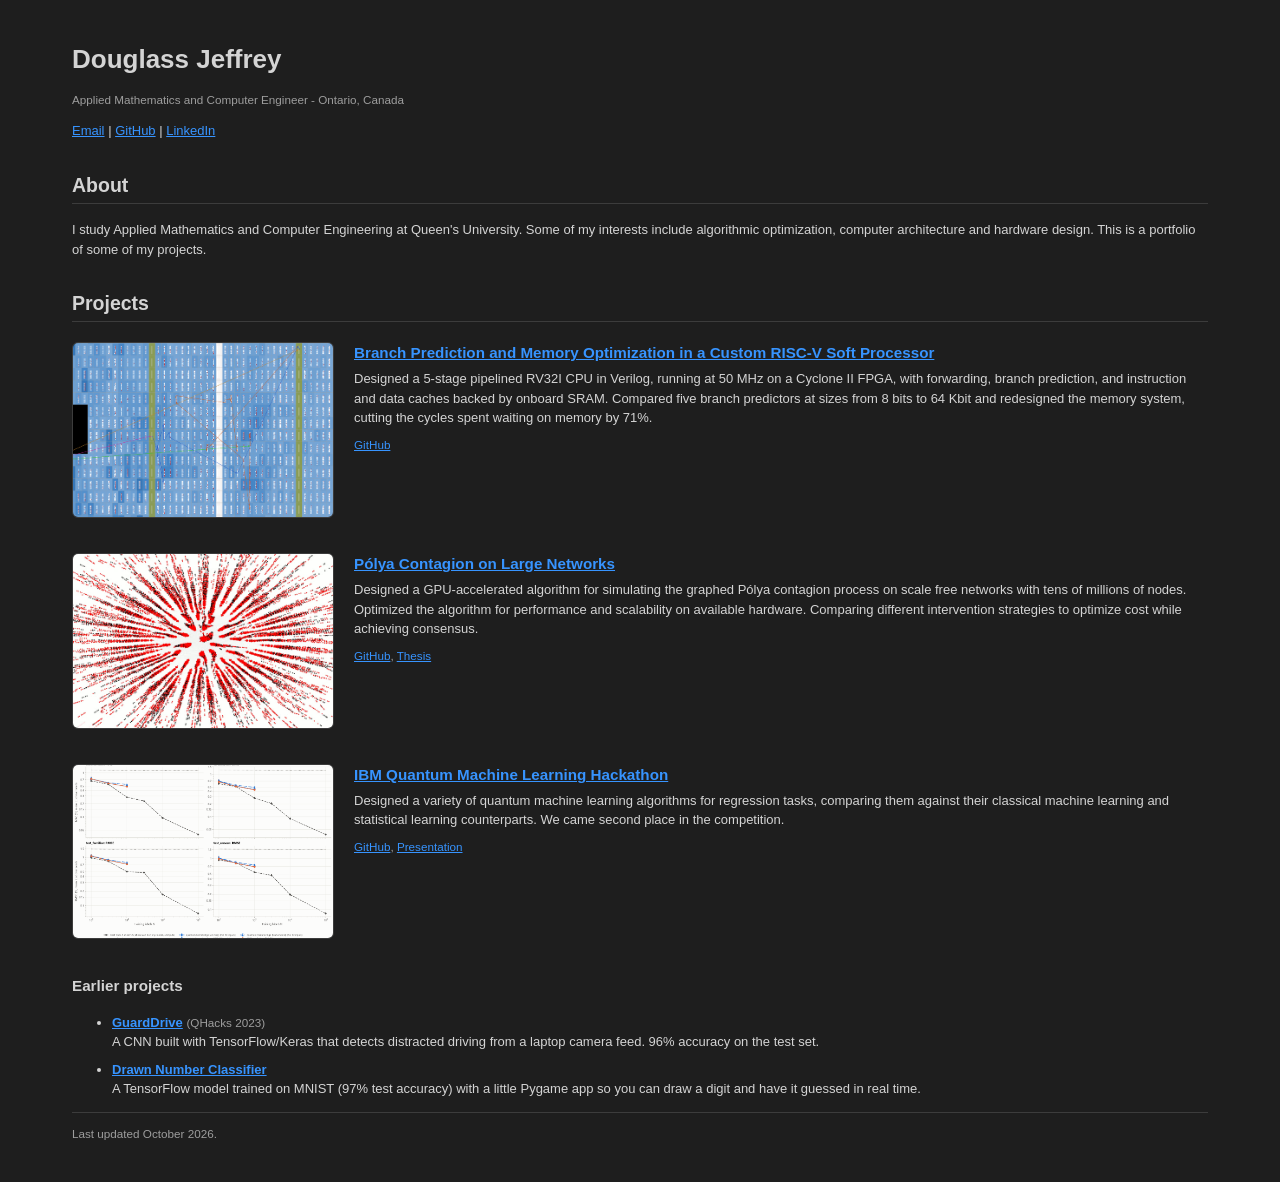
<file: index.html>
<!DOCTYPE html>
<html lang="en">
<head>
  <meta charset="utf-8">
  <title>Douglass Jeffrey</title>
  <link rel="stylesheet" href="style.css">
</head>
<body>

  <h1>Douglass Jeffrey</h1>
  <p class="small">Applied Mathematics and Computer Engineer - Ontario, Canada</p>

  <p>
    <a href="mailto:douglassjeffrey8@gmail.com">Email</a> |
    <a href="https://github.com/Douglass-Jeffrey">GitHub</a> |
    <a href="https://www.linkedin.com/in/douglass-jeffrey">LinkedIn</a>
    <!--<a href="resume.pdf">Resume (PDF)</a>-->
  </p>

  <h2>About</h2>
  <p>
    I study Applied Mathematics and Computer Engineering at Queen's University. Some of my interests include algorithmic optimization, computer architecture and hardware design. This is a portfolio of some of my projects.
  </p>

  <h2>Projects</h2>
    <article class="project">
    <a href="projects/pipelined-processor.html"><img src="images/pipelined-processor/chip_planner_2_worst_case_paths_zoomed.png" width="600" height="400" alt="Quartus Chip Planner view of the FPGA's logic array blocks, with the processor's two slowest timing paths, one orange and one blue, zig-zagging across the chip"></a>
    <div>
      <h3><a href="projects/pipelined-processor.html">Branch Prediction and Memory Optimization in a Custom RISC-V Soft Processor</a></h3>
      <p>
        Designed a 5-stage pipelined RV32I CPU in Verilog, running at 50 MHz on a Cyclone II FPGA, with forwarding, branch prediction, and instruction and data caches backed by onboard SRAM. Compared five branch predictors at sizes from 8 bits to 64 Kbit and redesigned the memory system, cutting the cycles spent waiting on memory by 71%.
      </p>
      <p class="small"><a href="https://github.com/Douglass-Jeffrey/Cyclone-2-Pipelined-Processor">GitHub</a></p>
    </div>
  </article>
  <article class="project">
    <a href="projects/polya-capstone.html"><img src="images/polya-capstone/capstone-network.jpg" width="600" height="400" alt="A large network rendered in Gephi, with most nodes turned red as the contagion spreads"></a>
    <div>
      <h3><a href="projects/polya-capstone.html">P&oacute;lya Contagion on Large Networks</a></h3>
      <p>
        Designed a GPU-accelerated algorithm for simulating the graphed P&oacute;lya contagion process on scale free networks with tens of millions of nodes. Optimized the algorithm for performance and scalability on available hardware.  Comparing different intervention strategies to optimize cost while achieving consensus. 
      </p>
      <p class="small"><a href="https://github.com/Douglass-Jeffrey/MTHE493_Capstone_Polya_Process_with_Switched_Networks">GitHub</a>, <a href="https://github.com/Douglass-Jeffrey/MTHE493_Capstone_Polya_Process_with_Switched_Networks/blob/optimization/docs/MTHE_493___Thesis.pdf">Thesis</a></p>
    </div>
  </article>
<!--
  <article class="project">
    <a href="projects/gradient-free-optimization.html"><img src="images/gradient-free-optimization/gfo-cbo-thumb.png" width="600" height="400" alt="A swarm of particles contracting onto the minimum of a bumpy two-dimensional function"></a>
    <div>
      <h3><a href="projects/gradient-free-optimization.html">Gradient-Free Optimization on GPUs</a></h3>
      <p>
        Consensus-based optimization DJEFFREY TODO
      </p>
      <p class="small"><a href="https://github.com/Douglass-Jeffrey/gradient_free_optimization">GitHub</a></p>
    </div>
  </article>
  -->
  <article class="project">
    <a href="projects/QML-project-qiskit-2026.html"><img src="images/QML-project-qiskit-2026/test_run01_learning_curves.png" width="600" height="400" alt="Prediction accuracy plots for a variety of QML, ML, SL models of varying training dataset sizes."></a>
    <div>
      <h3><a href="projects/QML-project-qiskit-2026.html">IBM Quantum Machine Learning Hackathon</a></h3>
      <p>
        Designed a variety of quantum machine learning algorithms for regression tasks, comparing them against their classical machine learning and statistical learning counterparts. We came second place in the competition.
      </p>
      <p class="small"><a href="https://github.com/Douglass-Jeffrey/IBM_Qiskit_Quantum_Computing_Hackathon">GitHub</a>, 
      <a href="https://github.com/Douglass-Jeffrey/IBM_Qiskit_Quantum_Computing_Hackathon/blob/main/presentation/QM9%20Dipoles%20Quantum%20vs%20Classical%20FINAL%20(1).pdf">Presentation</a>
      </p>
    </div>
  </article>


  <h3>Earlier projects</h3>
  <ul>
    <li>
      <b><a href="https://github.com/Douglass-Jeffrey/qhacks-2023">GuardDrive</a></b> <span class="small">(QHacks 2023)</span><br>
      A CNN built with TensorFlow/Keras that detects distracted driving from a laptop camera feed. 96% accuracy on the test set.
    </li>
    <li>
      <b><a href="https://github.com/Douglass-Jeffrey/Drawn-number-classifier-project">Drawn Number Classifier</a></b><br>
      A TensorFlow model trained on MNIST (97% test accuracy) with a little Pygame app so you can draw a digit and have it guessed in real time.
    </li>

  </ul>

  <hr>
  <p class="small">Last updated October 2026.</p>

</body>
</html>
</file>
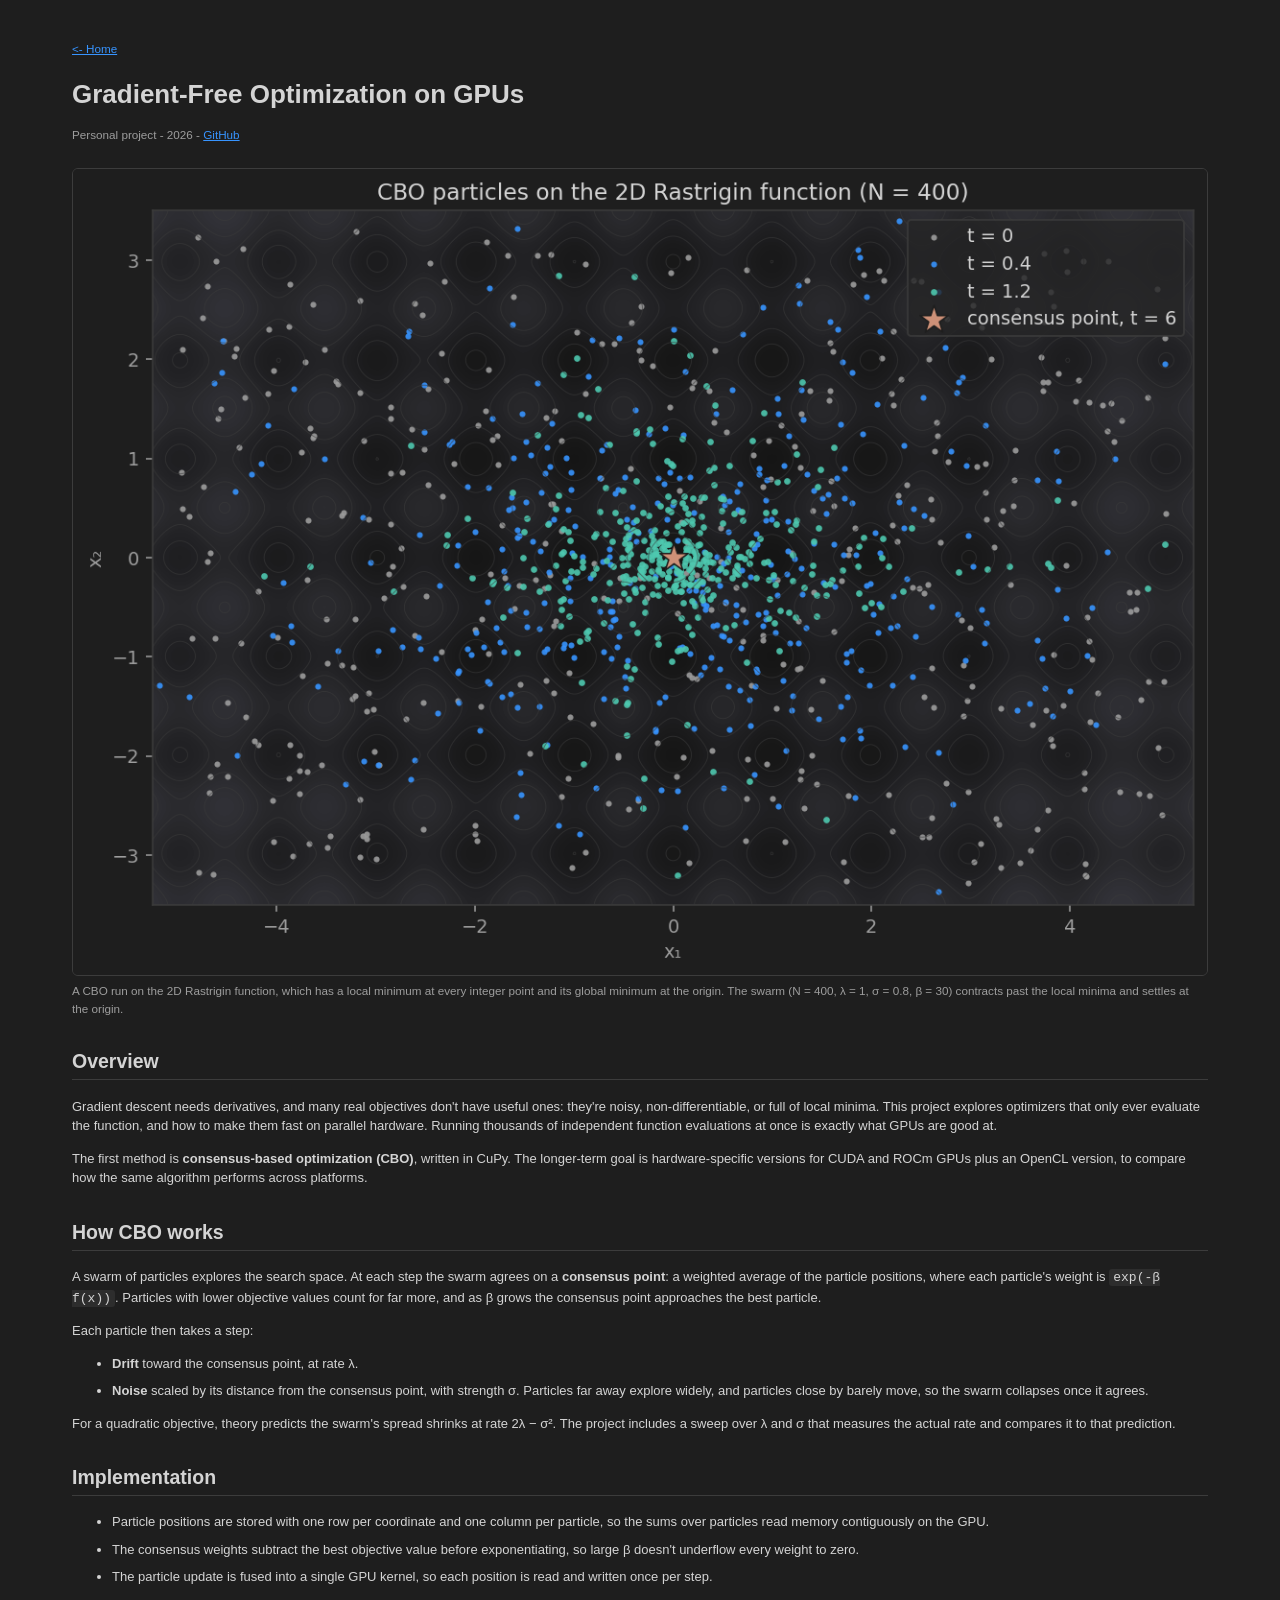
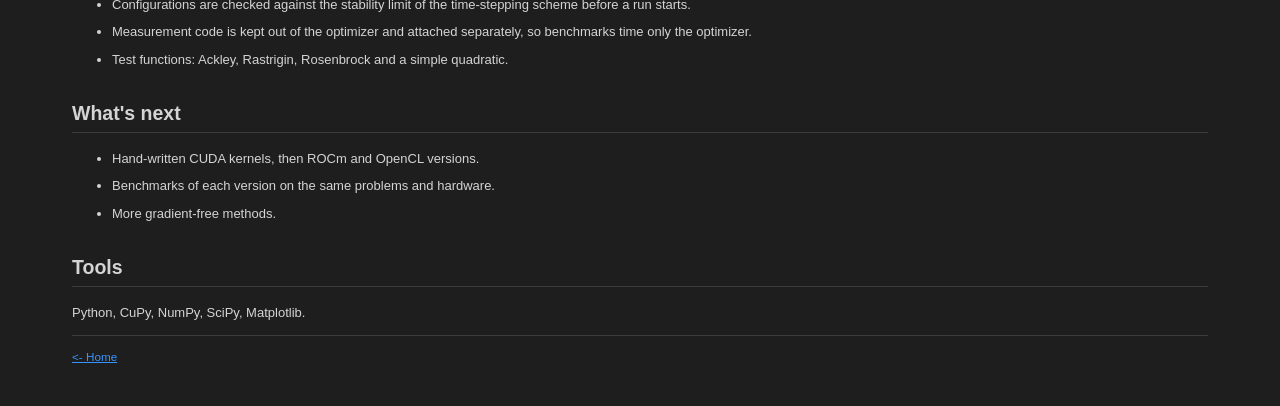
<file: projects/gradient-free-optimization.html>
<!DOCTYPE html>
<html lang="en">
<head>
  <meta charset="utf-8">
  <title>Gradient-Free Optimization on GPUs - Douglass Jeffrey</title>
  <link rel="stylesheet" href="../style.css">
</head>
<body>

  <p class="small"><a href="../index.html"> <- Home</a></p>

  <h1>Gradient-Free Optimization on GPUs</h1>
  <p class="small">
    Personal project - 2026 -
    <a href="https://github.com/Douglass-Jeffrey/gradient_free_optimization">GitHub</a>
  </p>

  <figure>
    <img src="../images/gradient-free-optimization/gfo-cbo-run.png" width="1182" height="840" alt="Particles on the Rastrigin function contracting over time from a wide spread onto the global minimum at the origin">
    <figcaption>
      A CBO run on the 2D Rastrigin function, which has a local minimum at every integer point and its global
      minimum at the origin. The swarm (N = 400, &lambda; = 1, &sigma; = 0.8, &beta; = 30) contracts past the local
      minima and settles at the origin.
    </figcaption>
  </figure>

  <h2>Overview</h2>
  <p>
    Gradient descent needs derivatives, and many real objectives don't have useful ones: they're noisy,
    non-differentiable, or full of local minima. This project explores optimizers that only ever evaluate the
    function, and how to make them fast on parallel hardware. Running thousands of independent function
    evaluations at once is exactly what GPUs are good at.
  </p>
  <p>
    The first method is <b>consensus-based optimization (CBO)</b>, written in CuPy. The longer-term goal is
    hardware-specific versions for CUDA and ROCm GPUs plus an OpenCL version, to compare how the same algorithm
    performs across platforms.
  </p>

  <h2>How CBO works</h2>
  <p>
    A swarm of particles explores the search space. At each step the swarm agrees on a <b>consensus point</b>:
    a weighted average of the particle positions, where each particle's weight is
    <code>exp(-&beta; f(x))</code>. Particles with lower objective values count for far more, and as &beta; grows
    the consensus point approaches the best particle.
  </p>
  <p>Each particle then takes a step:</p>
  <ul>
    <li><b>Drift</b> toward the consensus point, at rate &lambda;.</li>
    <li><b>Noise</b> scaled by its distance from the consensus point, with strength &sigma;. Particles far away
      explore widely, and particles close by barely move, so the swarm collapses once it agrees.</li>
  </ul>
  <p>
    For a quadratic objective, theory predicts the swarm's spread shrinks at rate 2&lambda; &minus; &sigma;&sup2;.
    The project includes a sweep over &lambda; and &sigma; that measures the actual rate and compares it to that prediction.
  </p>

  <h2>Implementation</h2>
  <ul>
    <li>Particle positions are stored with one row per coordinate and one column per particle, so the sums over
      particles read memory contiguously on the GPU.</li>
    <li>The consensus weights subtract the best objective value before exponentiating, so large &beta; doesn't
      underflow every weight to zero.</li>
    <li>The particle update is fused into a single GPU kernel, so each position is read and written once per step.</li>
    <li>Configurations are checked against the stability limit of the time-stepping scheme before a run starts.</li>
    <li>Measurement code is kept out of the optimizer and attached separately, so benchmarks time only the optimizer.</li>
    <li>Test functions: Ackley, Rastrigin, Rosenbrock and a simple quadratic.</li>
  </ul>

  <h2>What's next</h2>
  <ul>
    <li>Hand-written CUDA kernels, then ROCm and OpenCL versions.</li>
    <li>Benchmarks of each version on the same problems and hardware.</li>
    <li>More gradient-free methods.</li>
  </ul>

  <h2>Tools</h2>
  <p>Python, CuPy, NumPy, SciPy, Matplotlib.</p>

  <hr>
  <p class="small"><a href="../index.html"> <- Home</a></p>

</body>
</html>
</file>
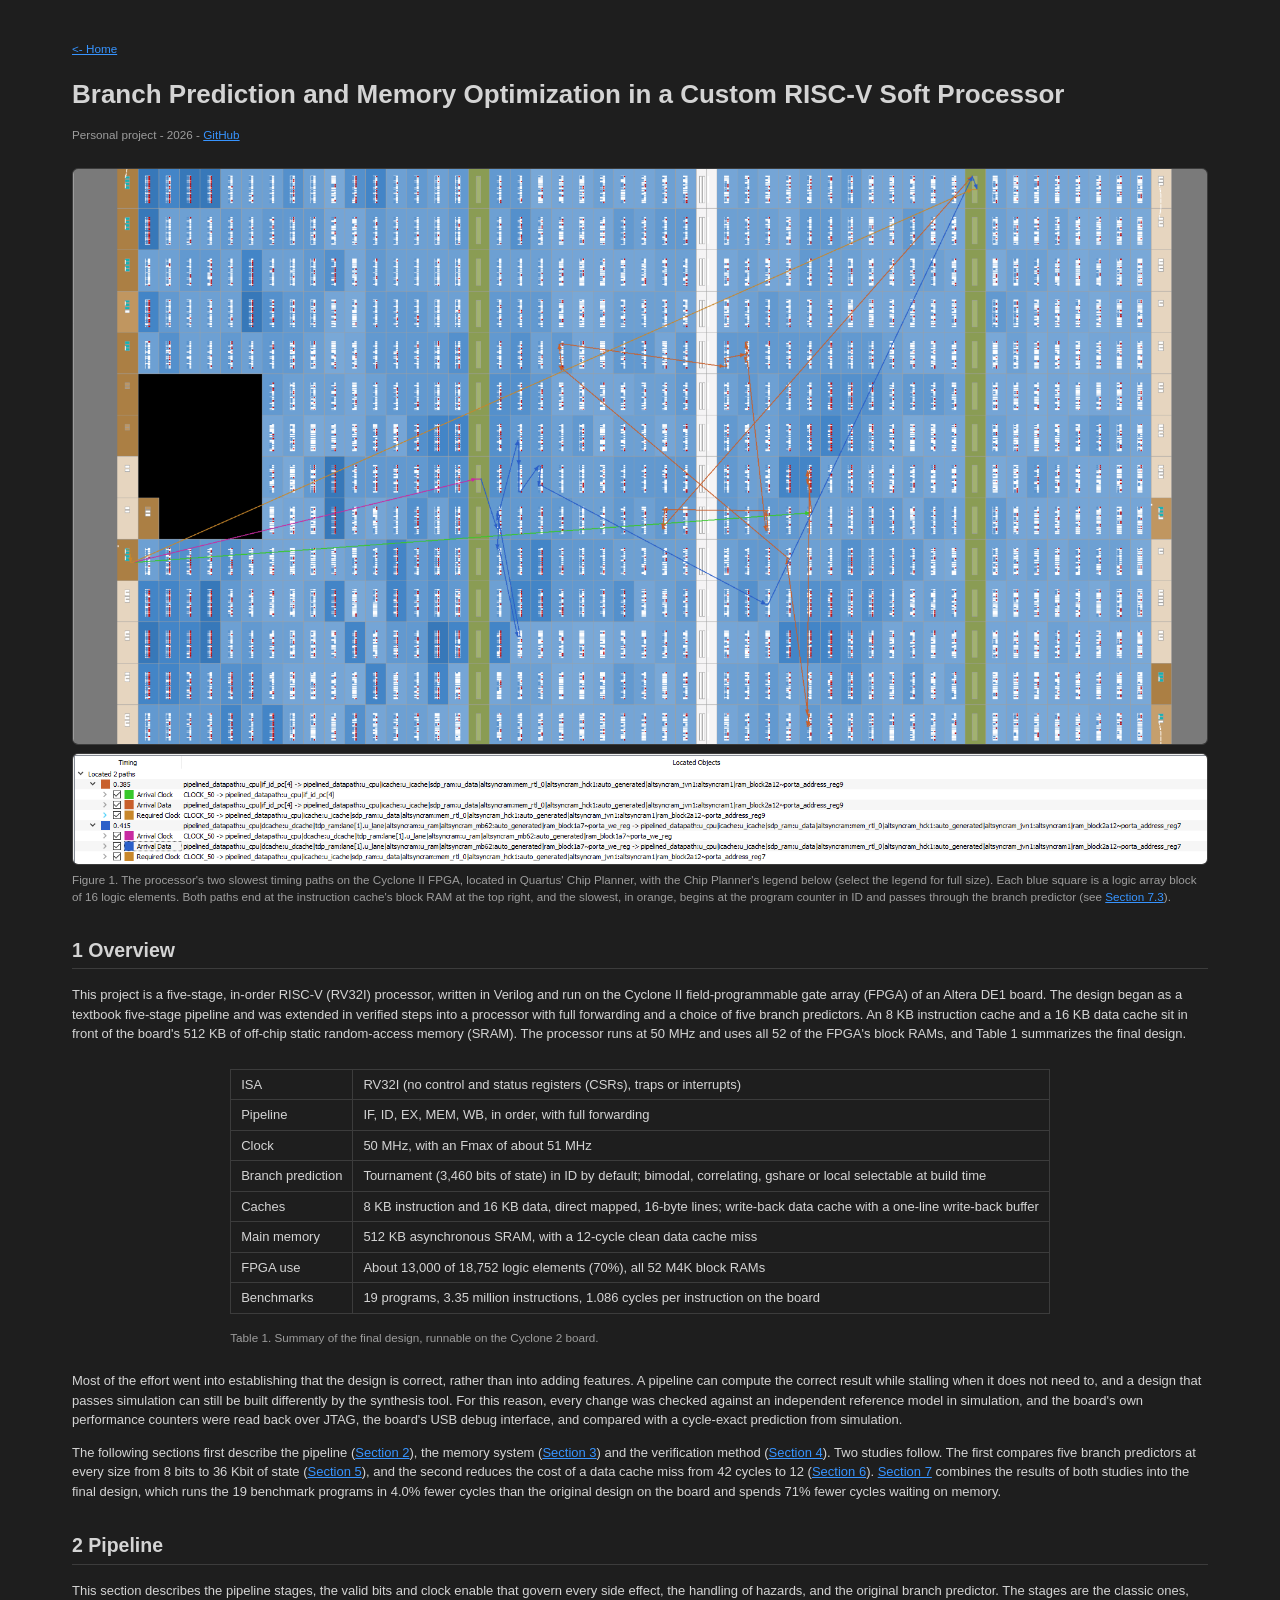
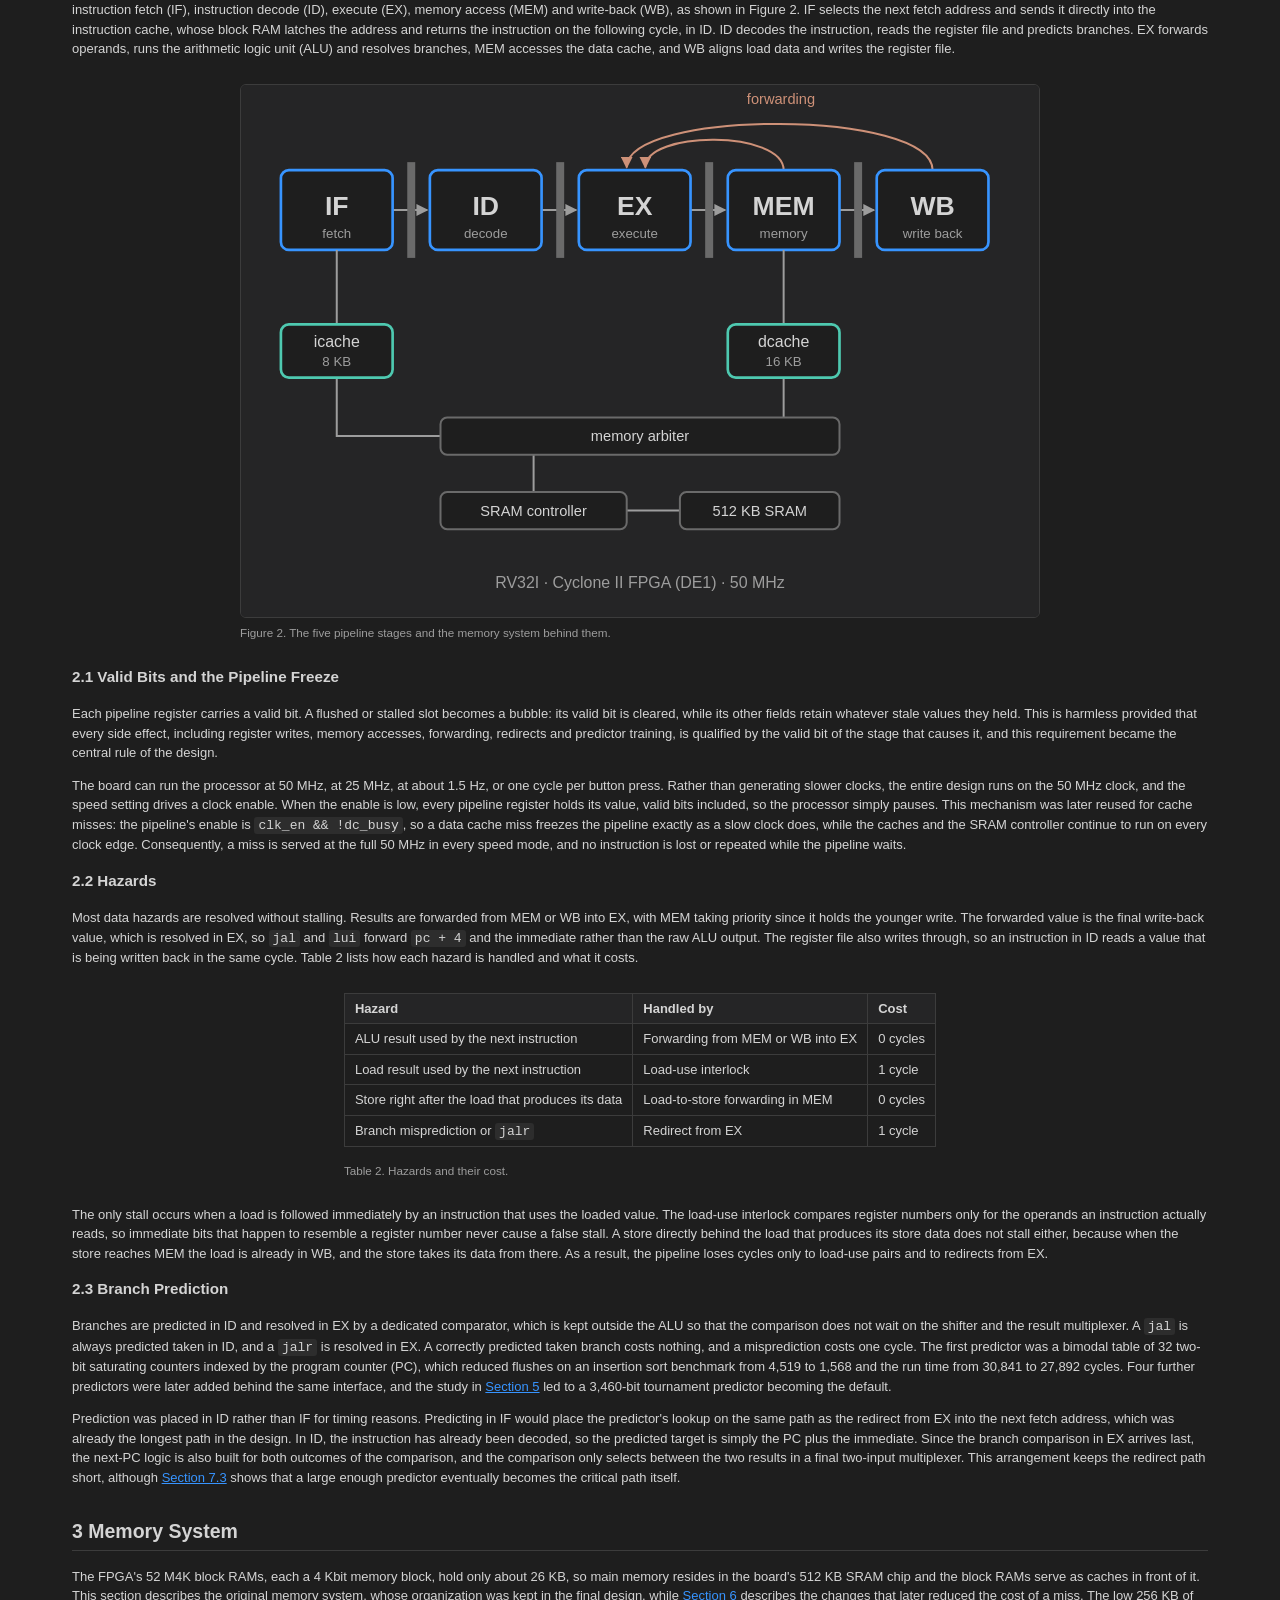
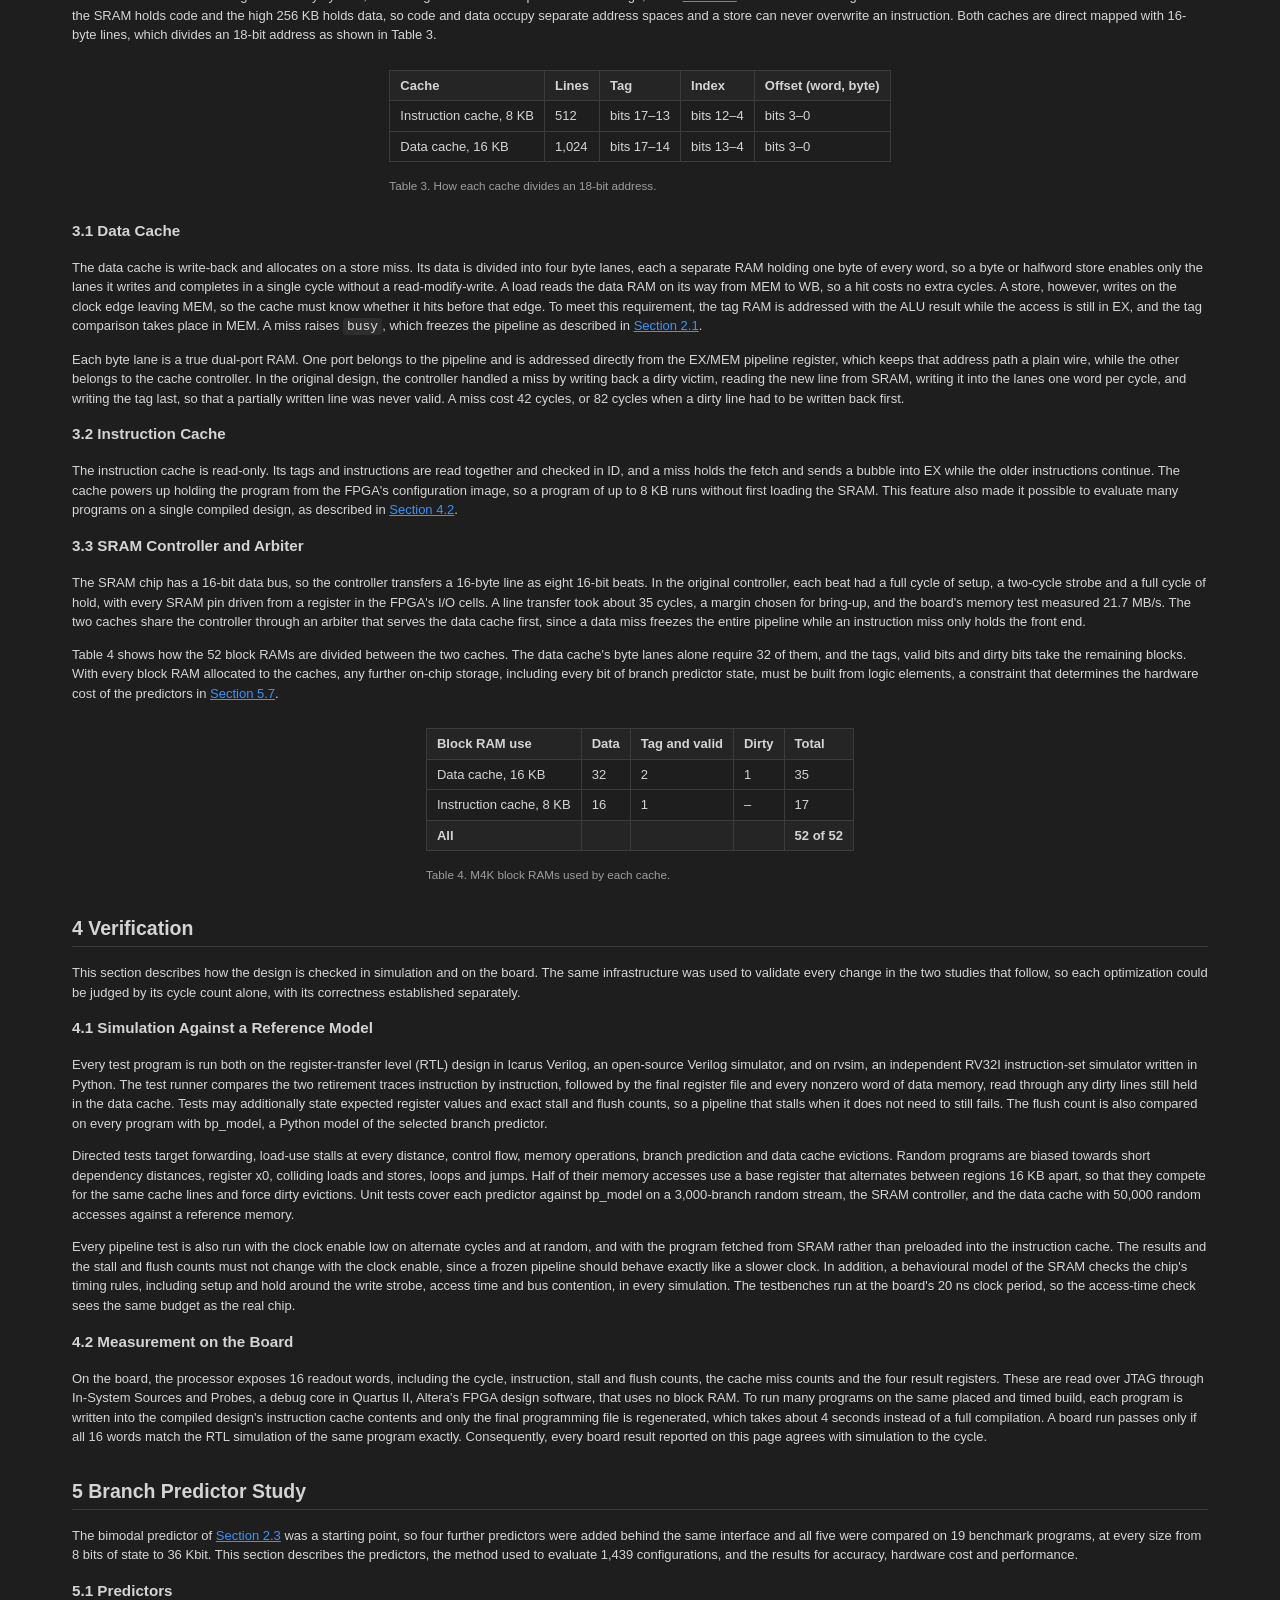
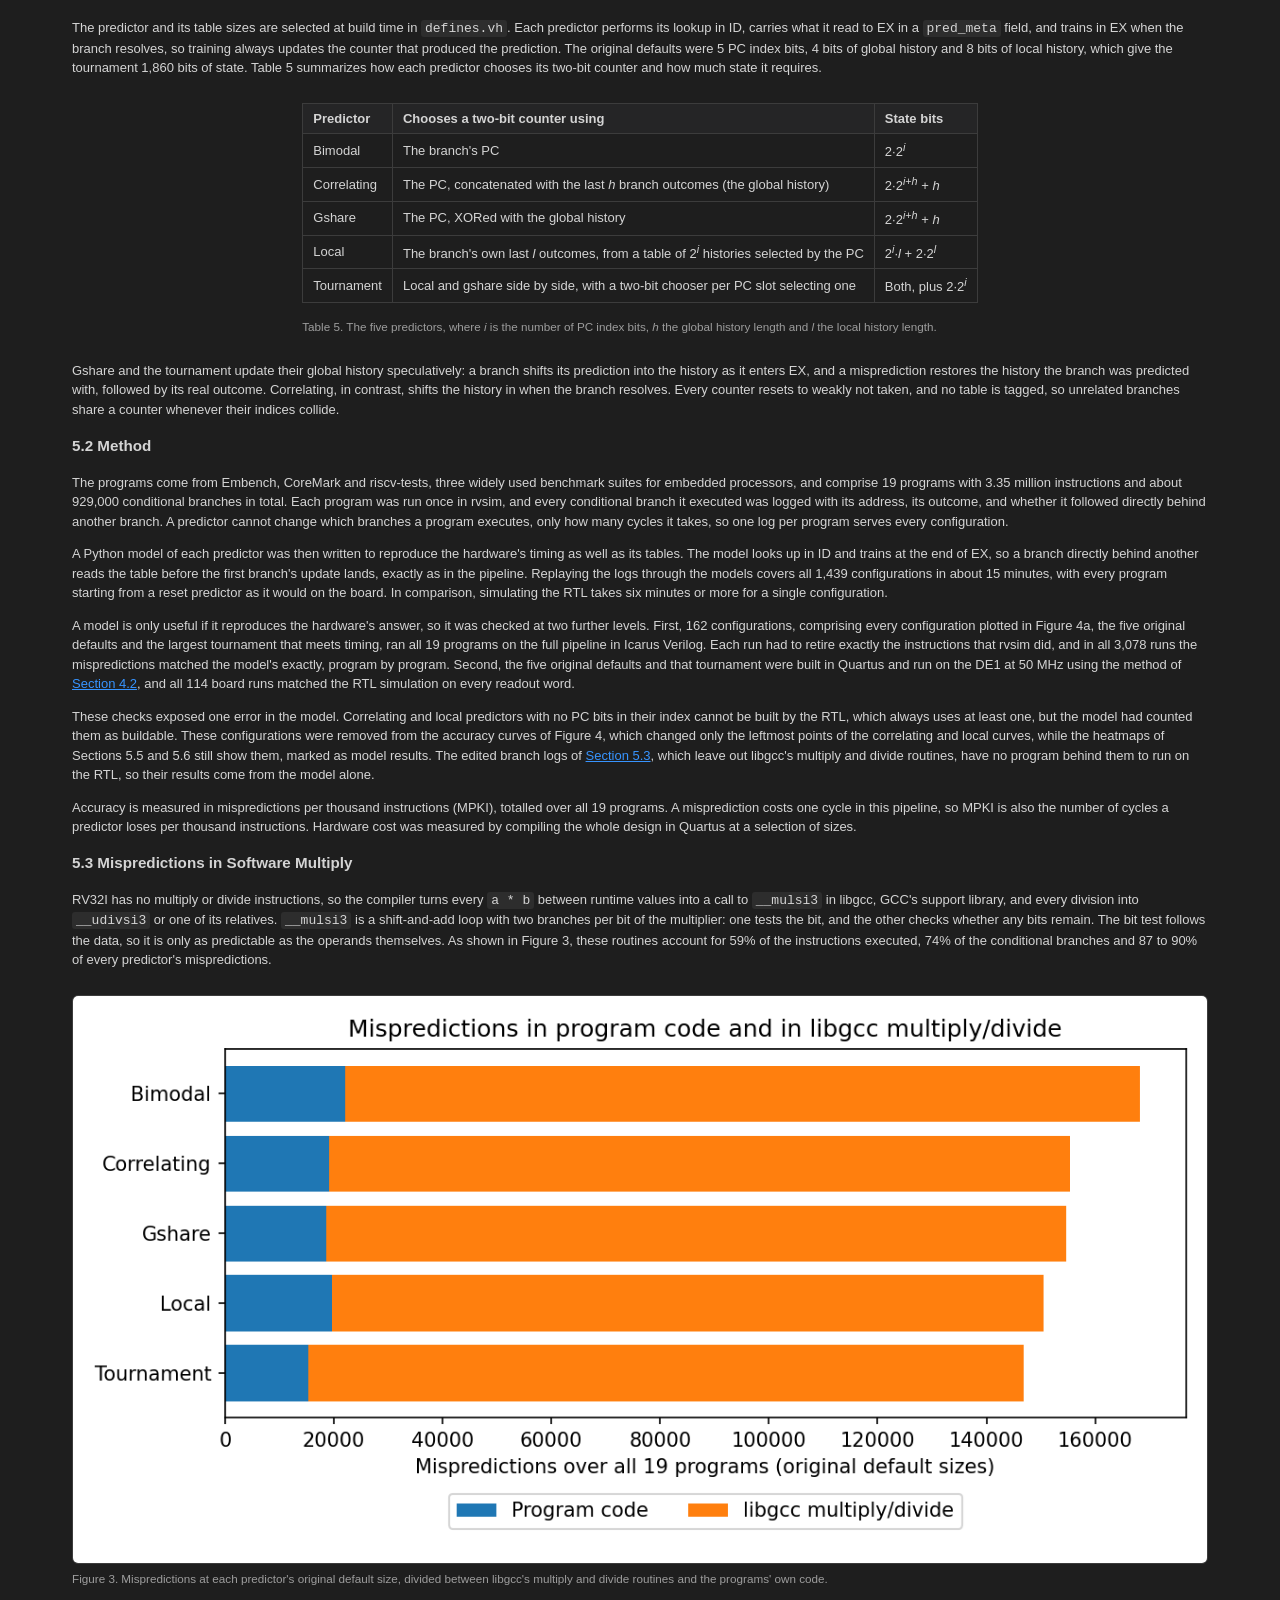
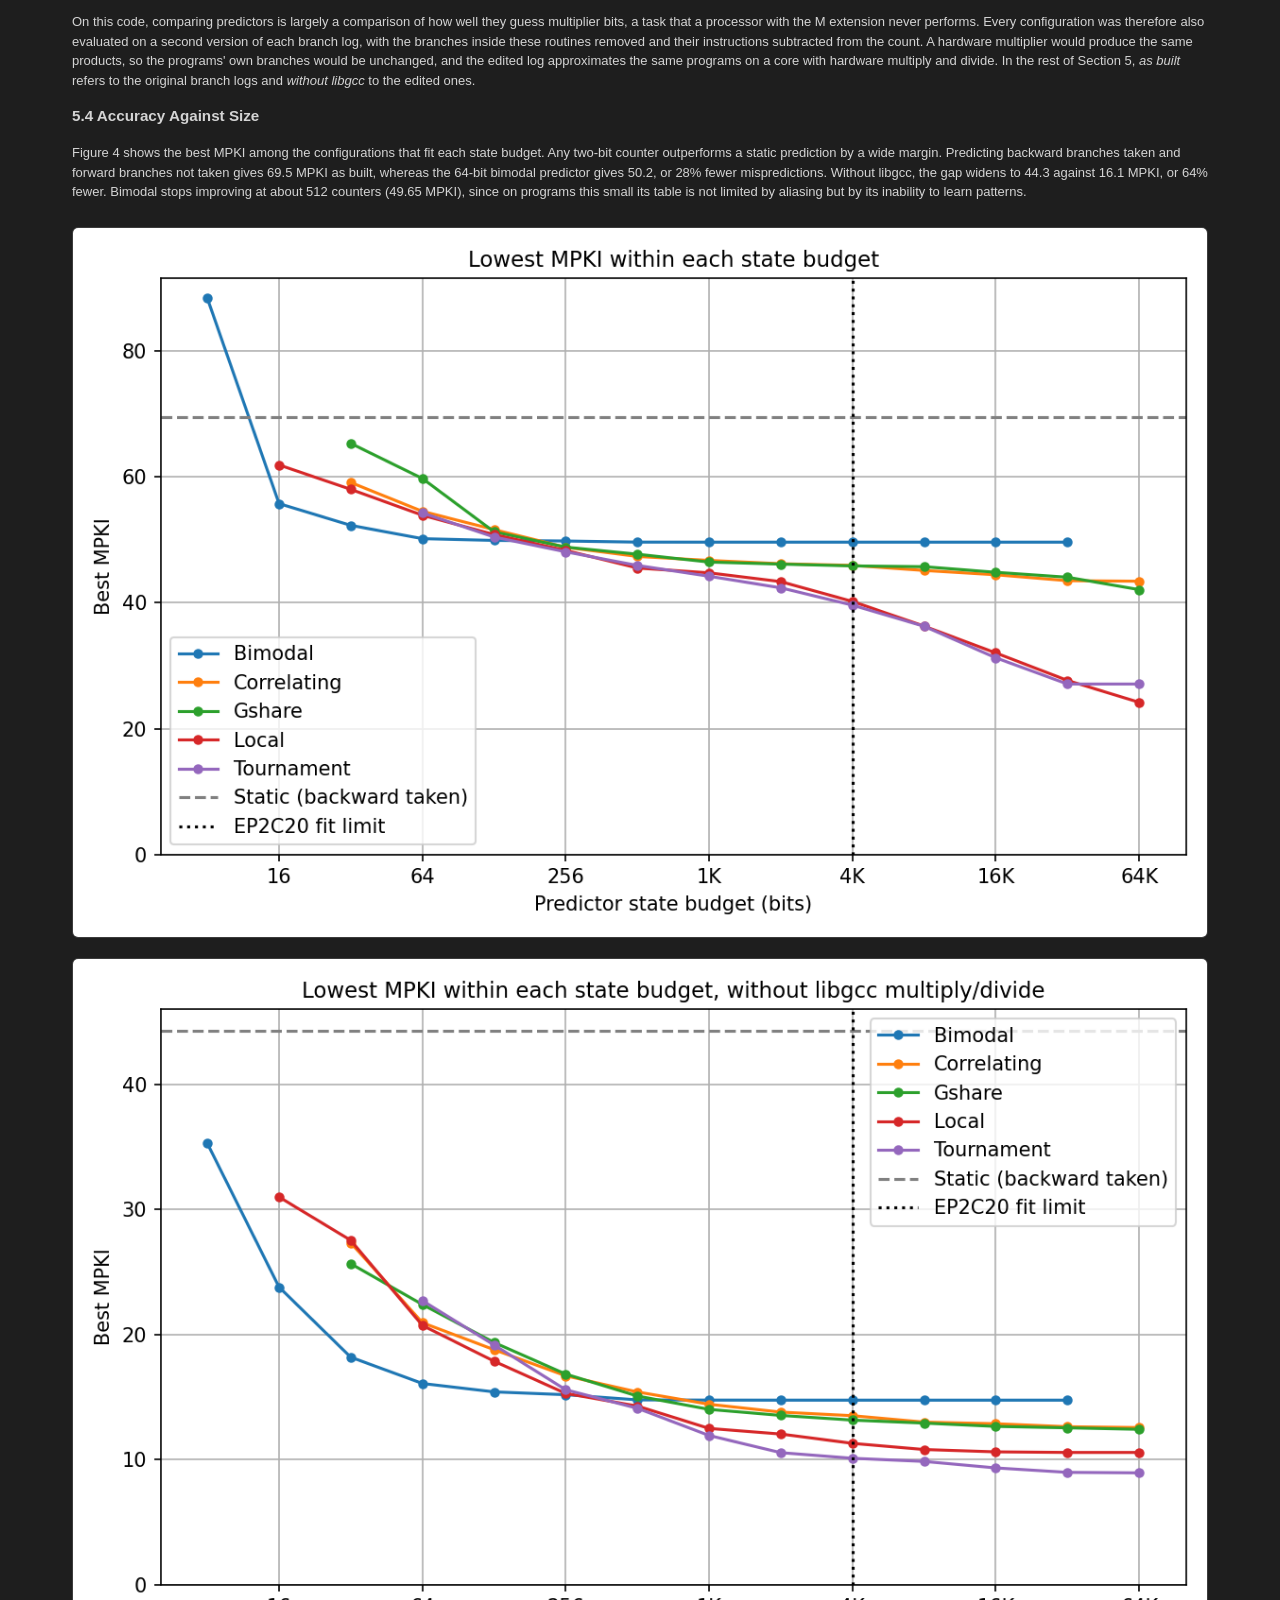
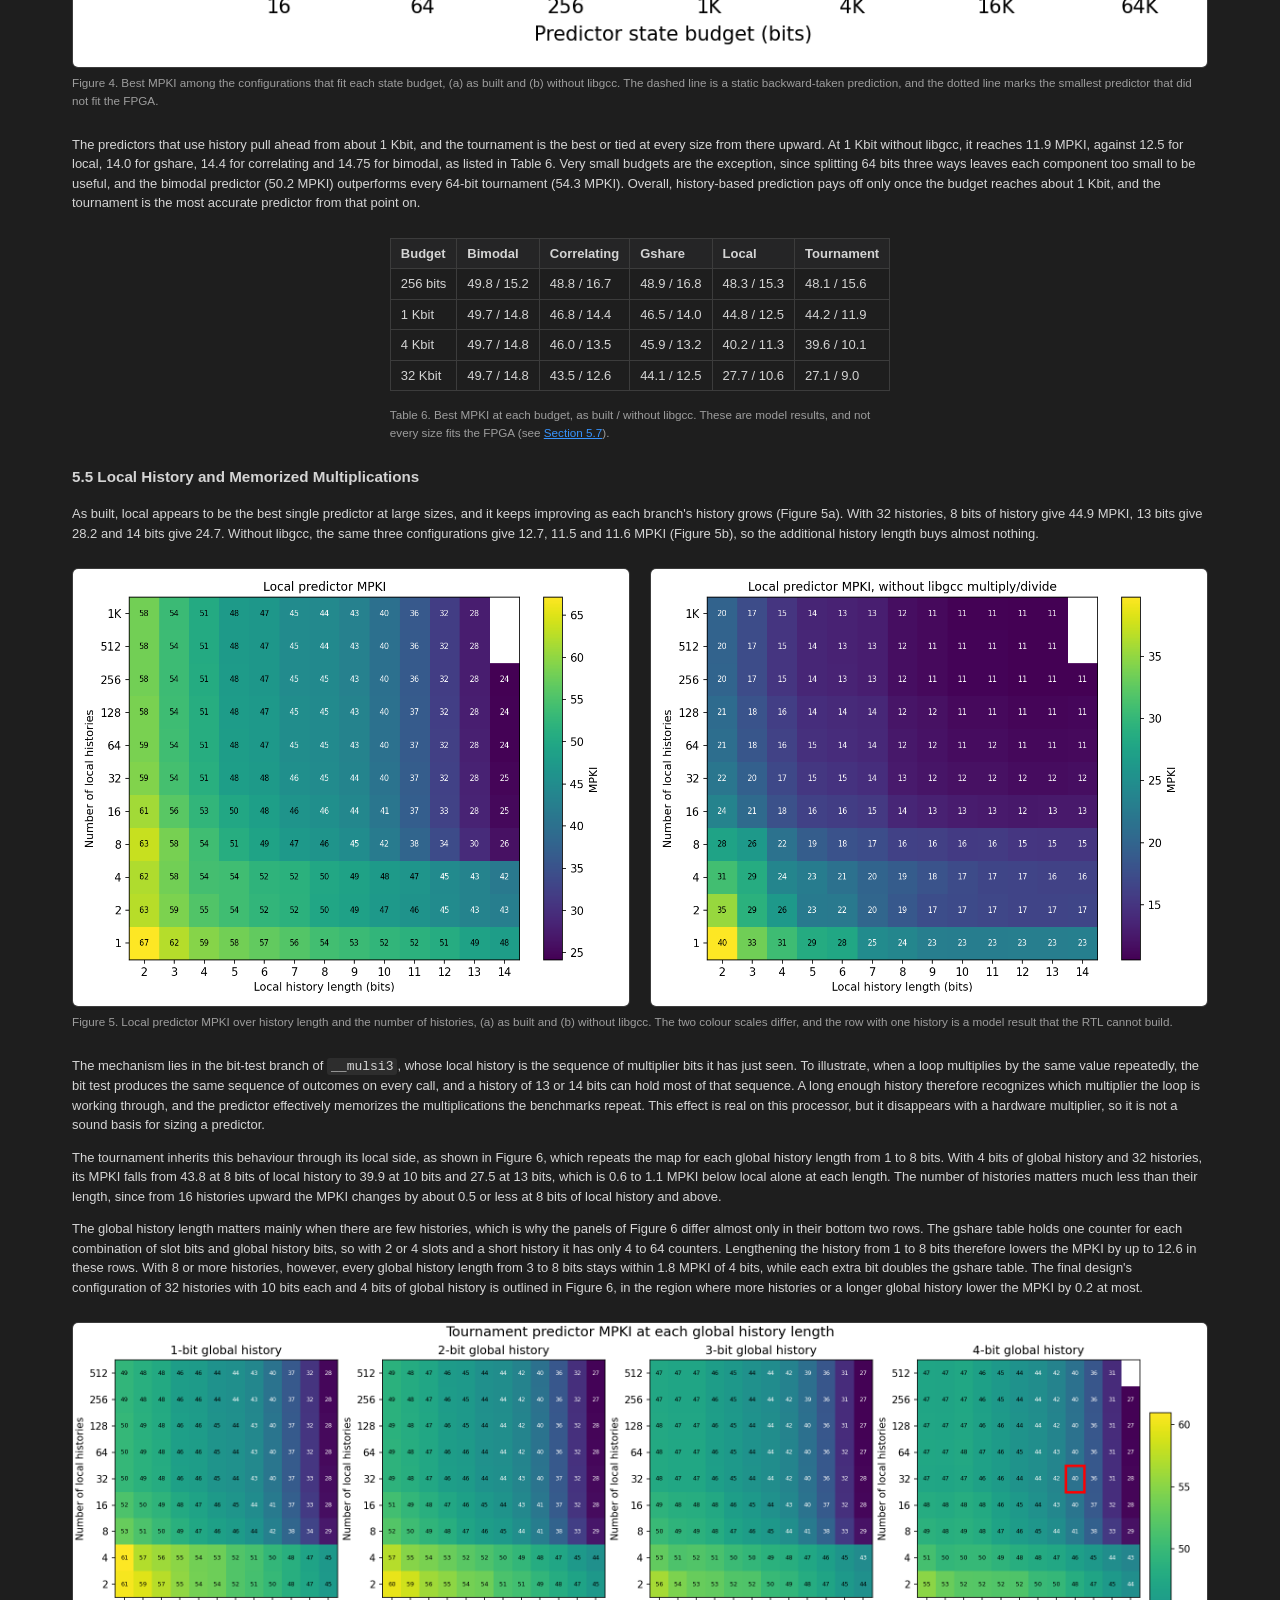
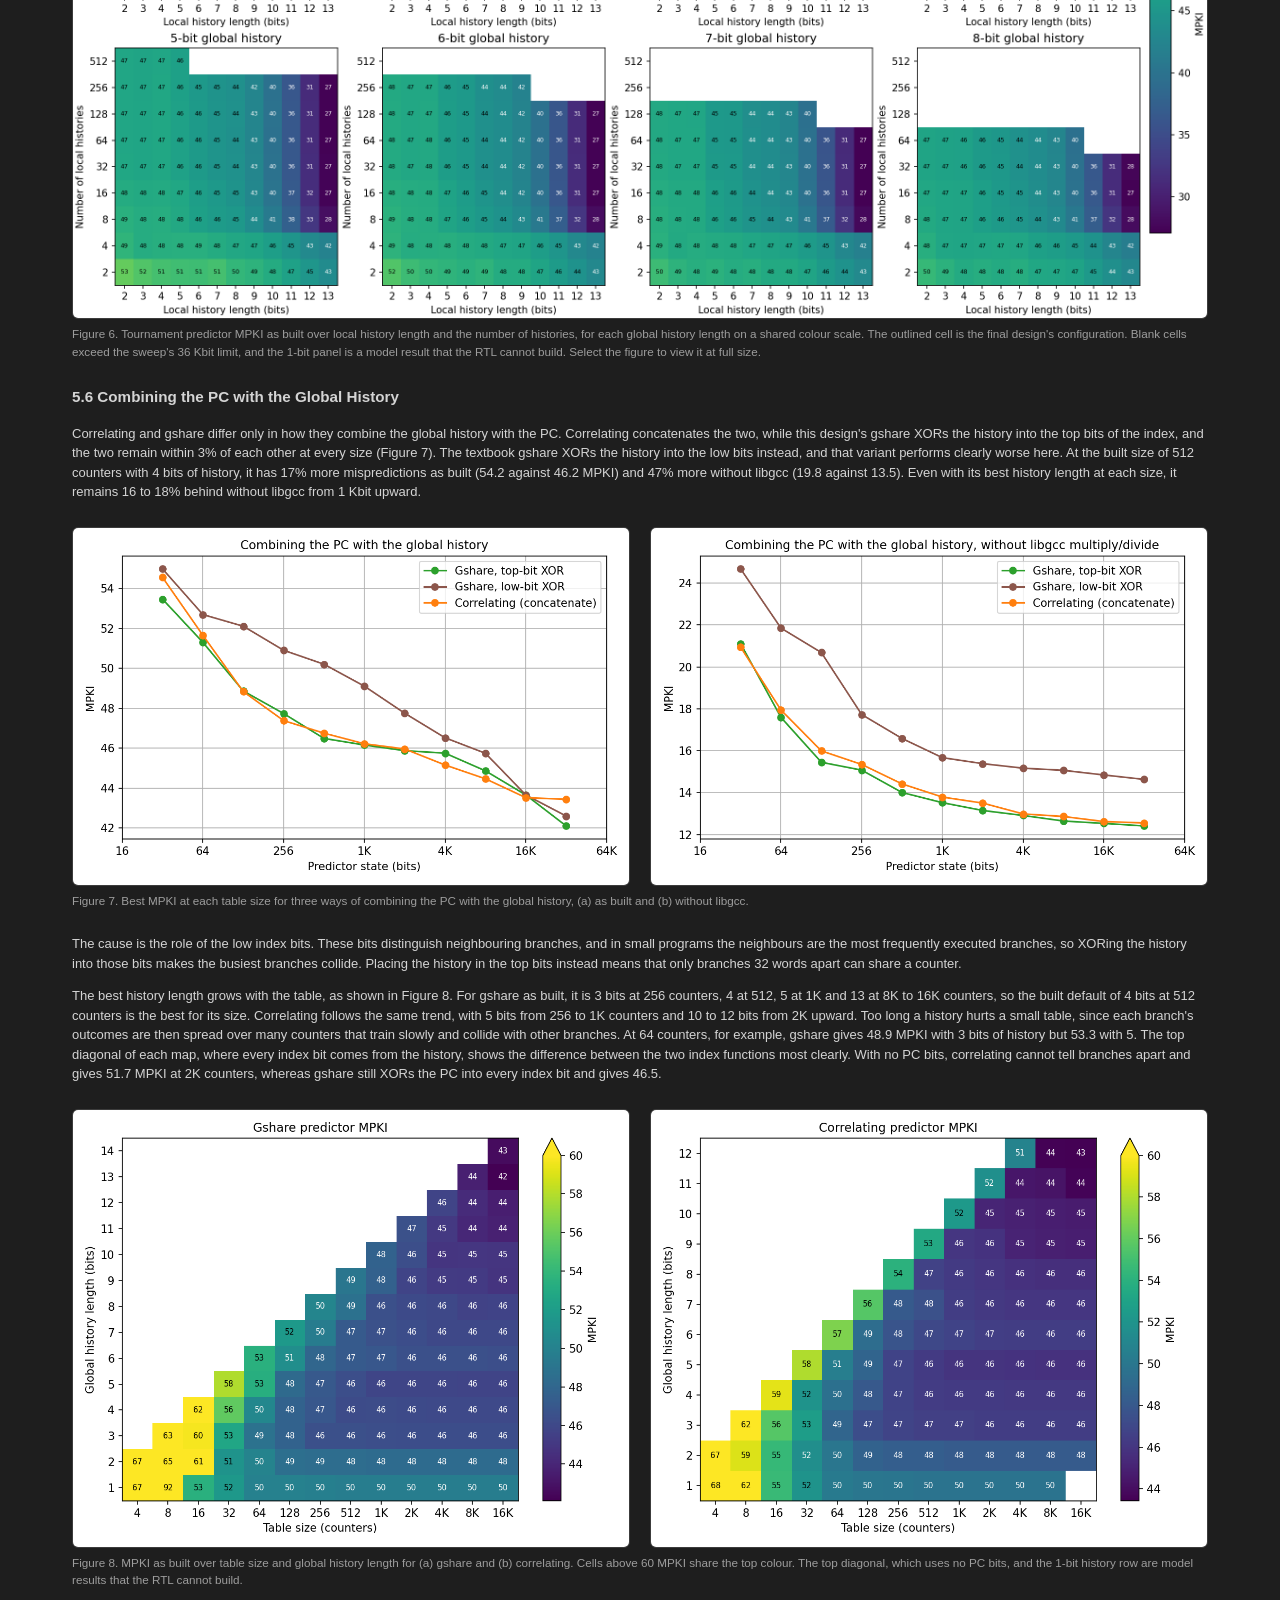
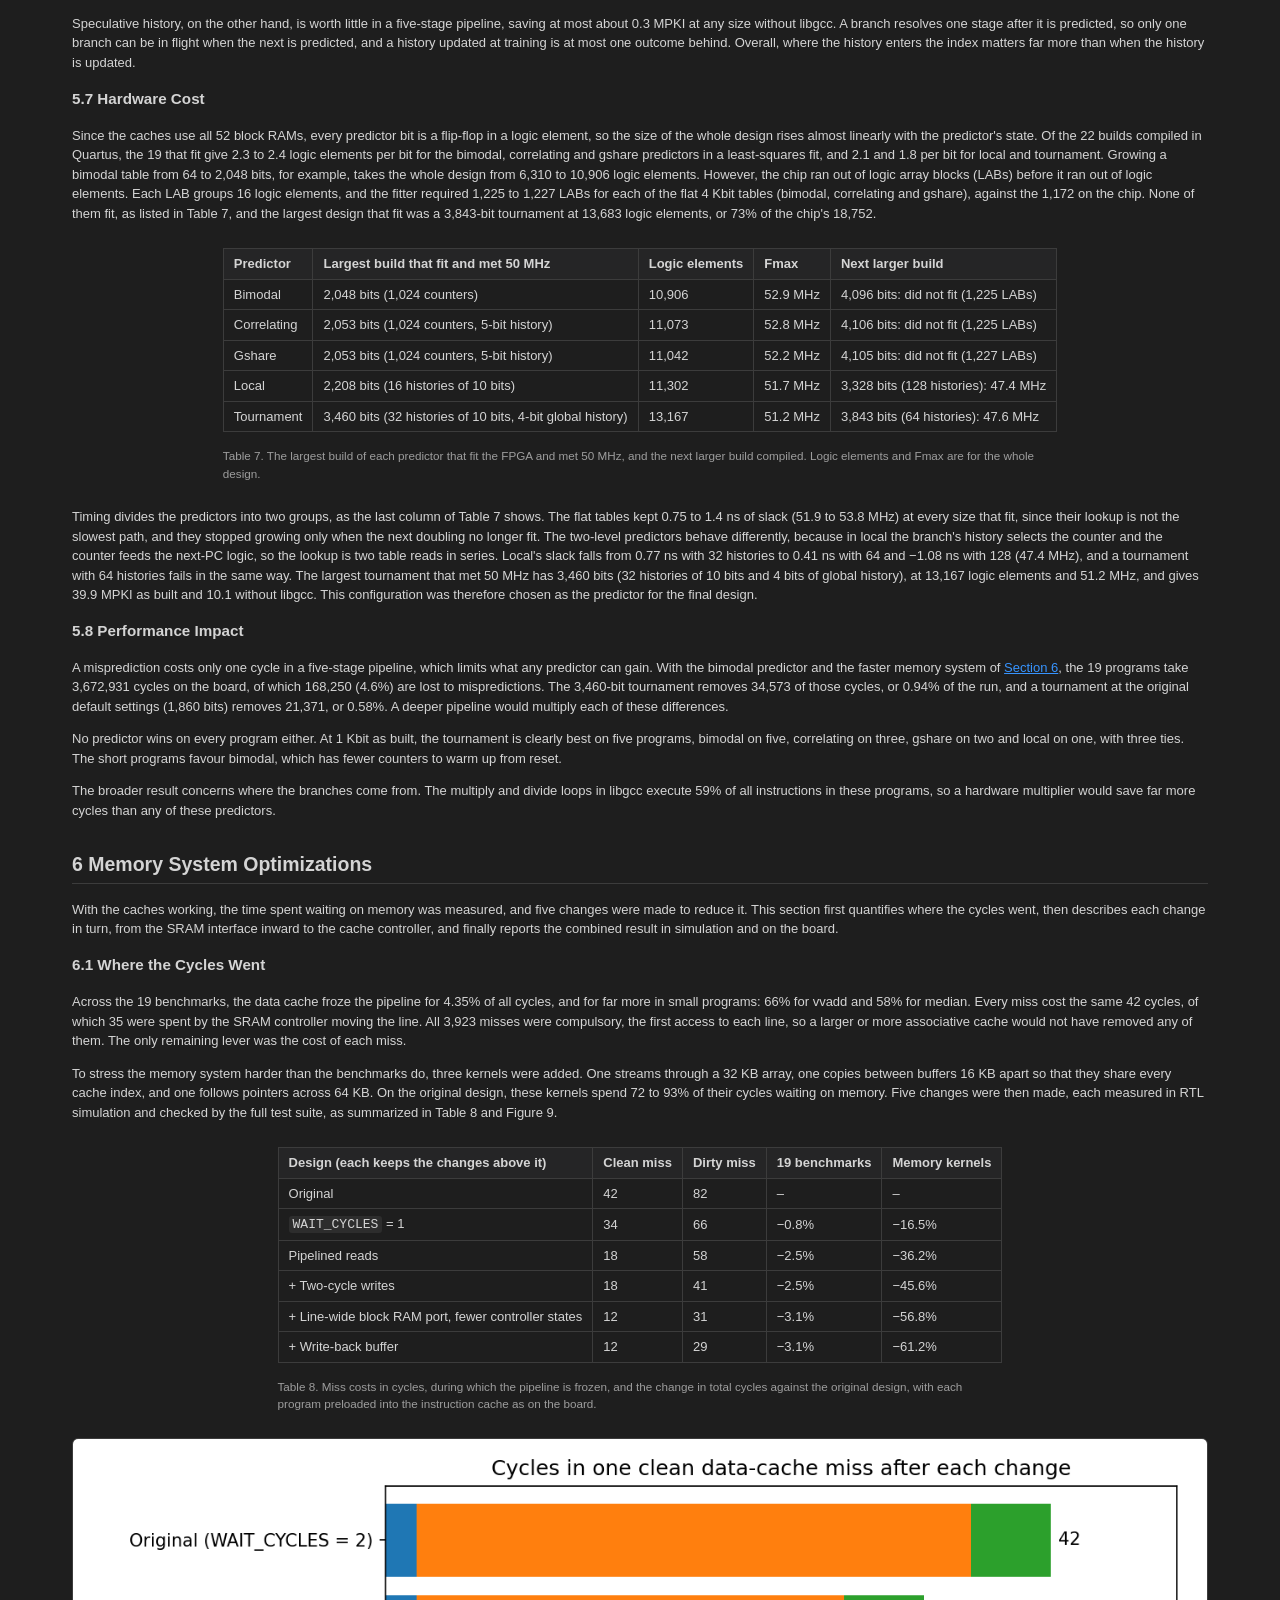
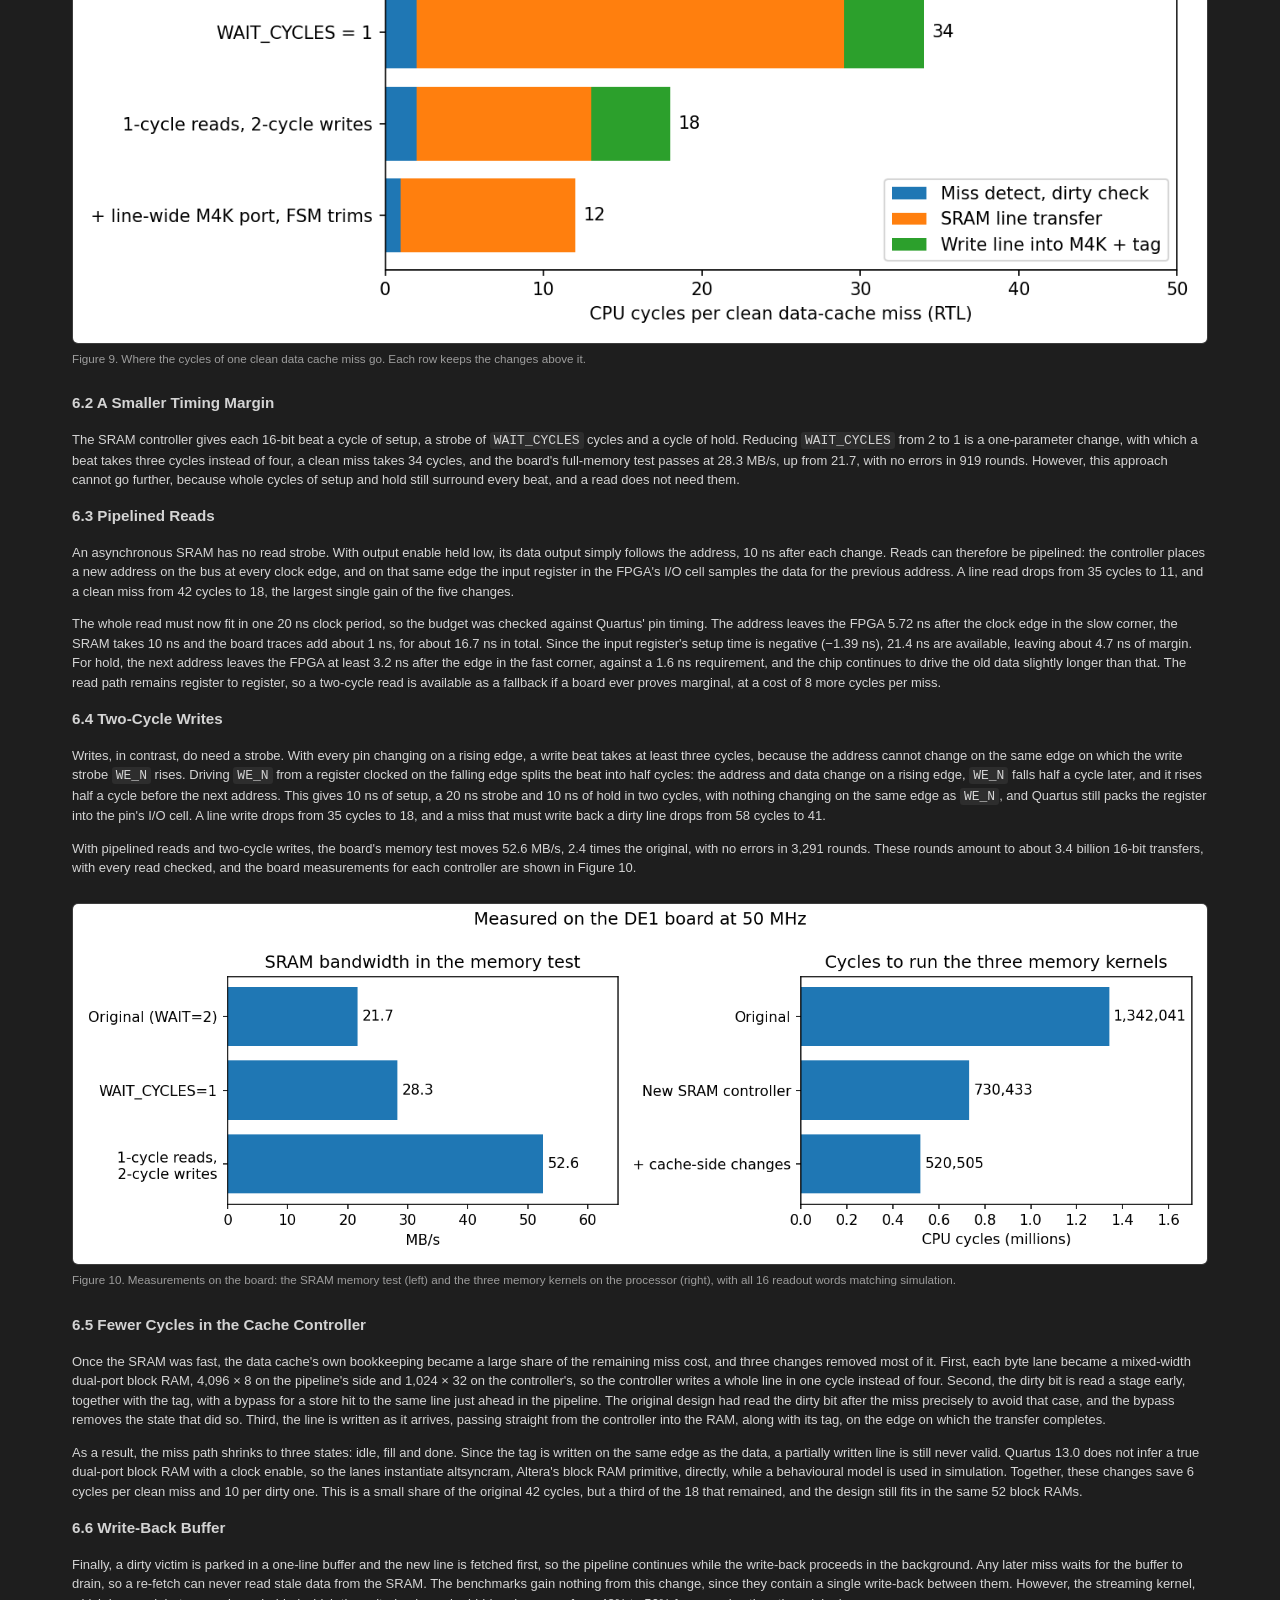
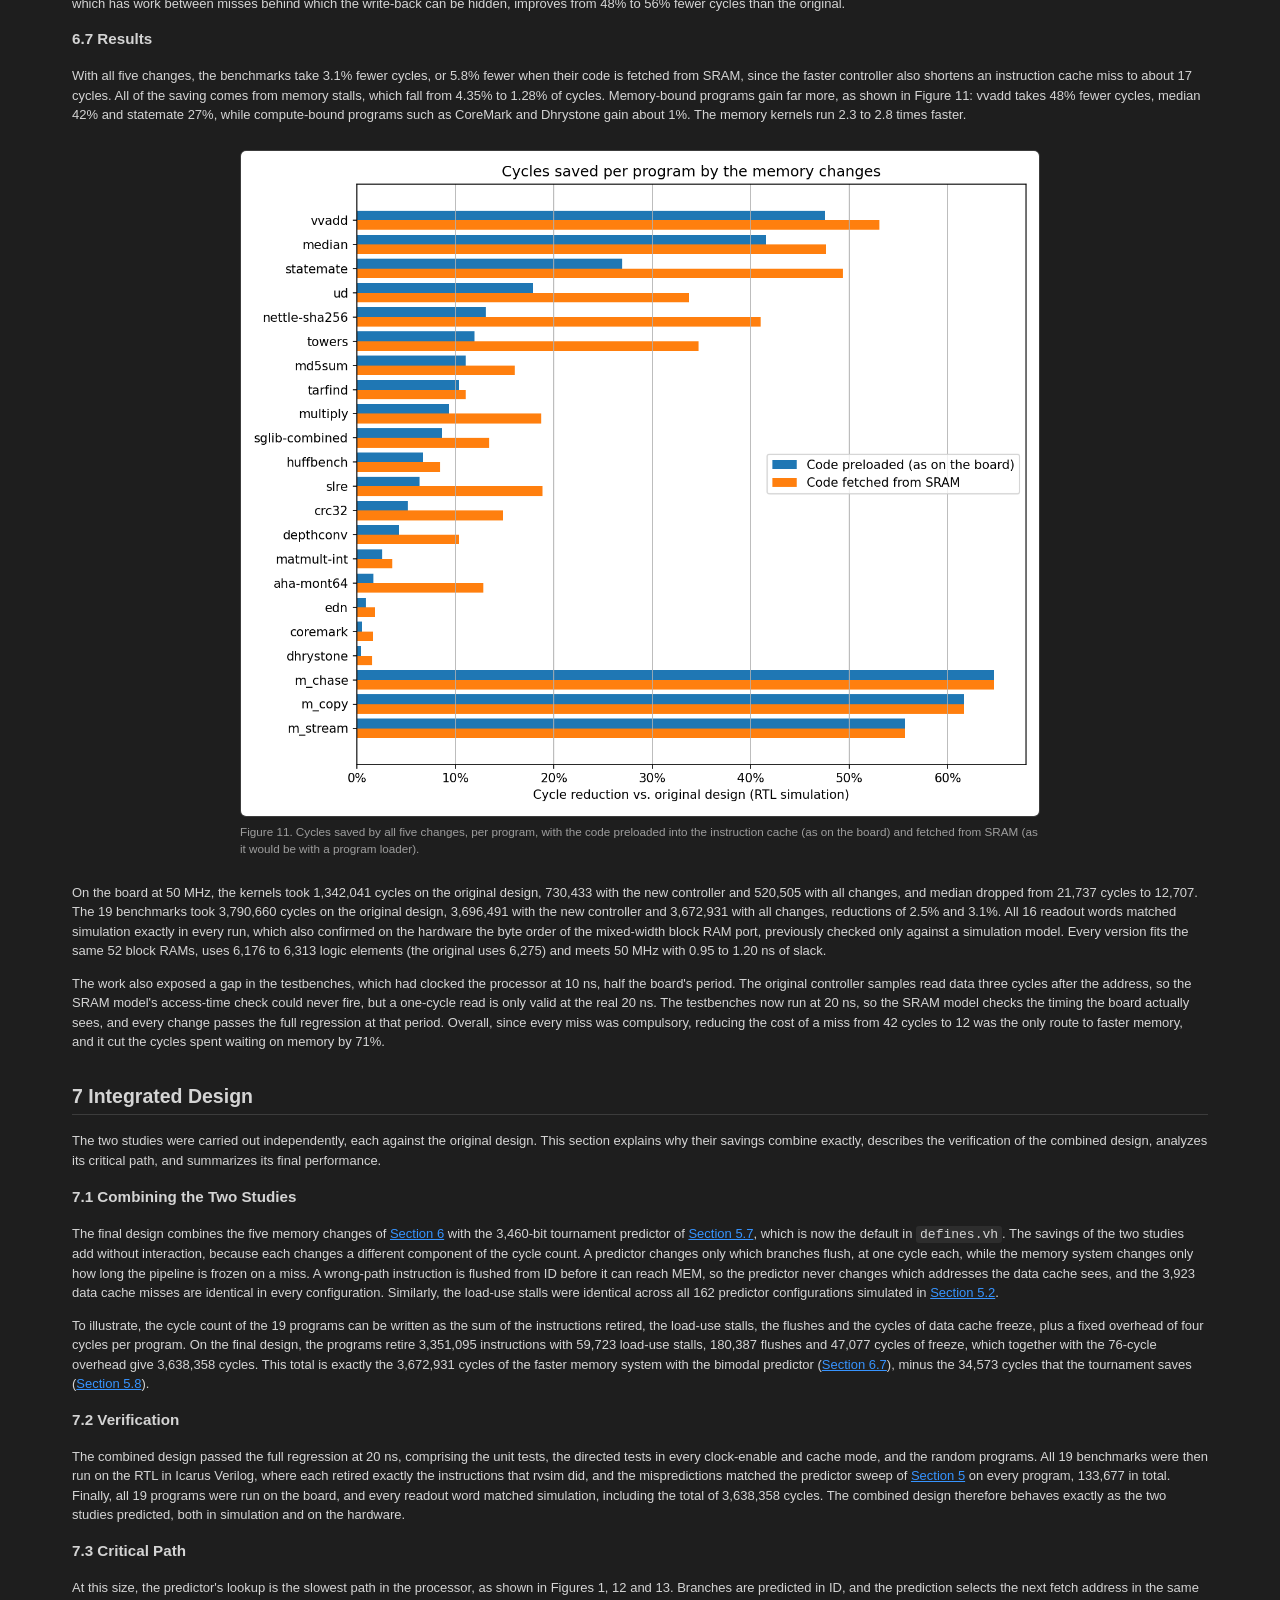
<file: projects/pipelined-processor.html>
<!DOCTYPE html>
<html lang="en">
<head>
  <meta charset="utf-8">
  <title>Branch Prediction and Memory Optimization in a Custom RISC-V Soft Processor - Douglass Jeffrey</title>
  <link rel="stylesheet" href="../style.css">
</head>
<body>

  <p class="small"><a href="../index.html">&lt;- Home</a></p>

  <h1>Branch Prediction and Memory Optimization in a Custom RISC-V Soft Processor</h1>
  <p class="small">
    Personal project - 2026 - <a href="https://github.com/Douglass-Jeffrey/Cyclone-2-Pipelined-Processor">GitHub</a>
  </p>

  <figure>
    <img src="../images/pipelined-processor/chip_planner_2_worst_case_paths_zoomed2.png" width="3773" height="1913" alt="Quartus Chip Planner view of the FPGA's grid of logic array blocks, with two block RAM columns, and two zig-zagging timing paths, one orange and one blue, that cross the chip several times before ending at the same block RAM near the top right">
    <a href="../images/pipelined-processor/chip_planner_2_worst_case_paths_legend.png"><img src="../images/pipelined-processor/chip_planner_2_worst_case_paths_legend.png" width="2784" height="276" style="margin-top: 8px" alt="Chip Planner legend listing the two located paths, with 0.385 ns and 0.415 ns of slack, and for each the colour of its arrival clock, arrival data and required clock, with the full names of the registers and block RAMs where each path starts and ends"></a>
    <figcaption>
      Figure 1. The processor's two slowest timing paths on the Cyclone II FPGA, located in Quartus' Chip Planner,
      with the Chip Planner's legend below (select the legend for full size). Each blue square is a logic array block
      of 16 logic elements. Both paths end at the instruction cache's block RAM at the top right, and the slowest, in
      orange, begins at the program counter in ID and passes through the branch predictor (see
      <a href="#critical-path">Section 7.3</a>).
    </figcaption>
  </figure>

  <h2 id="overview">1 Overview</h2>
  <p>
    This project is a five-stage, in-order RISC-V (RV32I) processor, written in Verilog and run on the Cyclone II
    field-programmable gate array (FPGA) of an Altera DE1 board. The design began as a textbook five-stage pipeline and
    was extended in verified steps into a processor with full forwarding and a choice of five branch predictors. An
    8&nbsp;KB instruction cache and a 16&nbsp;KB data cache sit in front of the board's 512&nbsp;KB of off-chip static
    random-access memory (SRAM). The processor runs at 50&nbsp;MHz and uses all 52 of the FPGA's block RAMs, and Table 1
    summarizes the final design.
  </p>
  <figure>
    <table>
      <tr><td>ISA</td><td>RV32I (no control and status registers (CSRs), traps or interrupts)</td></tr>
      <tr><td>Pipeline</td><td>IF, ID, EX, MEM, WB, in order, with full forwarding</td></tr>
      <tr><td>Clock</td><td>50 MHz, with an Fmax of about 51 MHz</td></tr>
      <tr><td>Branch prediction</td><td>Tournament (3,460 bits of state) in ID by default; bimodal, correlating, gshare or local selectable at build time</td></tr>
      <tr><td>Caches</td><td>8 KB instruction and 16 KB data, direct mapped, 16-byte lines; write-back data cache with a one-line write-back buffer</td></tr>
      <tr><td>Main memory</td><td>512 KB asynchronous SRAM, with a 12-cycle clean data cache miss</td></tr>
      <tr><td>FPGA use</td><td>About 13,000 of 18,752 logic elements (70%), all 52 M4K block RAMs</td></tr>
      <tr><td>Benchmarks</td><td>19 programs, 3.35 million instructions, 1.086 cycles per instruction on the board</td></tr>
    </table>
    <figcaption>Table 1. Summary of the final design, runnable on the Cyclone 2 board.</figcaption>
  </figure>
  <p>
    Most of the effort went into establishing that the design is correct, rather than into adding features. A pipeline
    can compute the correct result while stalling when it does not need to, and a design that passes simulation can
    still be built differently by the synthesis tool. For this reason, every change was checked against an independent
    reference model in simulation, and the board's own performance counters were read back over JTAG, the board's USB
    debug interface, and compared with a cycle-exact prediction from simulation.
  </p>
  <p>
    The following sections first describe the pipeline (<a href="#pipeline">Section 2</a>), the memory system
    (<a href="#memory-system">Section 3</a>) and the verification method (<a href="#verification">Section 4</a>). Two
    studies follow. The first compares five branch predictors at every size from 8 bits to 36&nbsp;Kbit of state
    (<a href="#bp-study">Section 5</a>), and the second reduces the cost of a data cache miss from 42 cycles to 12
    (<a href="#faster-memory">Section 6</a>). <a href="#integration">Section 7</a> combines the results of both studies
    into the final design, which runs the 19 benchmark programs in 4.0% fewer cycles than the original design on the
    board and spends 71% fewer cycles waiting on memory.
  </p>

  <h2 id="pipeline">2 Pipeline</h2>
  <p>
    This section describes the pipeline stages, the valid bits and clock enable that govern every side effect, the
    handling of hazards, and the original branch predictor. The stages are the classic ones, instruction fetch (IF),
    instruction decode (ID), execute (EX), memory access (MEM) and write-back (WB), as shown in Figure 2. IF selects the
    next fetch address and sends it directly into the instruction cache, whose block RAM latches the address and returns
    the instruction on the following cycle, in ID. ID decodes the instruction, reads the register file and predicts
    branches. EX forwards operands, runs the arithmetic logic unit (ALU) and resolves branches, MEM accesses the data
    cache, and WB aligns load data and writes the register file.
  </p>
  <figure>
    <img src="../images/pipelined-processor/processor-pipeline.svg" width="600" height="400" style="width: 800px" alt="Block diagram of the five pipeline stages, with forwarding from MEM and WB into EX, and the icache and dcache connected through a memory arbiter and SRAM controller to 512 KB of SRAM">
    <figcaption>Figure 2. The five pipeline stages and the memory system behind them.</figcaption>
  </figure>

  <h3 id="valid-bits">2.1 Valid Bits and the Pipeline Freeze</h3>
  <p>
    Each pipeline register carries a valid bit. A flushed or stalled slot becomes a bubble: its valid bit is cleared,
    while its other fields retain whatever stale values they held. This is harmless provided that every side effect,
    including register writes, memory accesses, forwarding, redirects and predictor training, is qualified by the
    valid bit of the stage that causes it, and this requirement became the central rule of the design.
  </p>
  <p>
    The board can run the processor at 50&nbsp;MHz, at 25&nbsp;MHz, at about 1.5&nbsp;Hz, or one cycle per button
    press. Rather than generating slower clocks, the entire design runs on the 50&nbsp;MHz clock, and the speed setting
    drives a clock enable. When the enable is low, every pipeline register holds its value, valid bits included, so the
    processor simply pauses. This mechanism was later reused for cache misses: the pipeline's enable is
    <code>clk_en &amp;&amp; !dc_busy</code>, so a data cache miss freezes the pipeline exactly as a slow clock does,
    while the caches and the SRAM controller continue to run on every clock edge. Consequently, a miss is served at the
    full 50&nbsp;MHz in every speed mode, and no instruction is lost or repeated while the pipeline waits.
  </p>

  <h3 id="hazards">2.2 Hazards</h3>
  <p>
    Most data hazards are resolved without stalling. Results are forwarded from MEM or WB into EX, with MEM taking
    priority since it holds the younger write. The forwarded value is the final write-back value, which is resolved in
    EX, so <code>jal</code> and <code>lui</code> forward <code>pc&nbsp;+&nbsp;4</code> and the immediate rather than the
    raw ALU output. The register file also writes through, so an instruction in ID reads a value that is being written
    back in the same cycle. Table 2 lists how each hazard is handled and what it costs.
  </p>
  <figure>
    <table>
      <tr><th>Hazard</th><th>Handled by</th><th>Cost</th></tr>
      <tr><td>ALU result used by the next instruction</td><td>Forwarding from MEM or WB into EX</td><td>0 cycles</td></tr>
      <tr><td>Load result used by the next instruction</td><td>Load-use interlock</td><td>1 cycle</td></tr>
      <tr><td>Store right after the load that produces its data</td><td>Load-to-store forwarding in MEM</td><td>0 cycles</td></tr>
      <tr><td>Branch misprediction or <code>jalr</code></td><td>Redirect from EX</td><td>1 cycle</td></tr>
    </table>
    <figcaption>Table 2. Hazards and their cost.</figcaption>
  </figure>
  <p>
    The only stall occurs when a load is followed immediately by an instruction that uses the loaded value. The
    load-use interlock compares register numbers only for the operands an instruction actually reads, so immediate bits
    that happen to resemble a register number never cause a false stall. A store directly behind the load that
    produces its store data does not stall either, because when the store reaches MEM the load is already in WB, and
    the store takes its data from there. As a result, the pipeline loses cycles only to load-use pairs and to redirects
    from EX.
  </p>

  <h3 id="branch-prediction">2.3 Branch Prediction</h3>
  <p>
    Branches are predicted in ID and resolved in EX by a dedicated comparator, which is kept outside the ALU so that the
    comparison does not wait on the shifter and the result multiplexer. A <code>jal</code> is always predicted taken in
    ID, and a <code>jalr</code> is resolved in EX. A correctly predicted taken branch costs nothing, and a misprediction
    costs one cycle. The first predictor was a bimodal table of 32 two-bit saturating counters indexed by the program
    counter (PC), which reduced flushes on an insertion sort benchmark from 4,519 to 1,568 and the run time from 30,841
    to 27,892 cycles. Four further predictors were later added behind the same interface, and the study in
    <a href="#bp-study">Section 5</a> led to a 3,460-bit tournament predictor becoming the default.
  </p>
  <p>
    Prediction was placed in ID rather than IF for timing reasons. Predicting in IF would place the predictor's lookup
    on the same path as the redirect from EX into the next fetch address, which was already the longest path in the
    design. In ID, the instruction has already been decoded, so the predicted target is simply the PC plus the
    immediate. Since the branch comparison in EX arrives last, the next-PC logic is also built for both outcomes of the
    comparison, and the comparison only selects between the two results in a final two-input multiplexer. This
    arrangement keeps the redirect path short, although <a href="#critical-path">Section 7.3</a> shows that a large
    enough predictor eventually becomes the critical path itself.
  </p>

  <h2 id="memory-system">3 Memory System</h2>
  <p>
    The FPGA's 52 M4K block RAMs, each a 4&nbsp;Kbit memory block, hold only about 26&nbsp;KB, so main memory resides
    in the board's 512&nbsp;KB SRAM chip and the block RAMs serve as caches in front of it. This section describes the
    original memory system, whose organization was kept in the final design, while
    <a href="#faster-memory">Section 6</a> describes the changes that later reduced the cost of a miss. The low
    256&nbsp;KB of the SRAM holds code and the high 256&nbsp;KB holds data, so code and data occupy separate address
    spaces and a store can never overwrite an instruction. Both caches are direct mapped with 16-byte lines, which
    divides an 18-bit address as shown in Table 3.
  </p>
  <figure>
    <table>
      <tr><th>Cache</th><th>Lines</th><th>Tag</th><th>Index</th><th>Offset (word, byte)</th></tr>
      <tr><td>Instruction cache, 8 KB</td><td>512</td><td>bits 17&ndash;13</td><td>bits 12&ndash;4</td><td>bits 3&ndash;0</td></tr>
      <tr><td>Data cache, 16 KB</td><td>1,024</td><td>bits 17&ndash;14</td><td>bits 13&ndash;4</td><td>bits 3&ndash;0</td></tr>
    </table>
    <figcaption>Table 3. How each cache divides an 18-bit address.</figcaption>
  </figure>

  <h3 id="data-cache">3.1 Data Cache</h3>
  <p>
    The data cache is write-back and allocates on a store miss. Its data is divided into four byte lanes, each a
    separate RAM holding one byte of every word, so a byte or halfword store enables only the lanes it writes and
    completes in a single cycle without a read-modify-write. A load reads the data RAM on its way from MEM to WB, so a
    hit costs no extra cycles. A store, however, writes on the clock edge leaving MEM, so the cache must know whether
    it hits before that edge. To meet this requirement, the tag RAM is addressed with the ALU result while the access
    is still in EX, and the tag comparison takes place in MEM. A miss raises <code>busy</code>, which freezes the
    pipeline as described in <a href="#valid-bits">Section 2.1</a>.
  </p>
  <p>
    Each byte lane is a true dual-port RAM. One port belongs to the pipeline and is addressed directly from the EX/MEM
    pipeline register, which keeps that address path a plain wire, while the other belongs to the cache controller. In
    the original design, the controller handled a miss by writing back a dirty victim, reading the new line from SRAM,
    writing it into the lanes one word per cycle, and writing the tag last, so that a partially written line was never
    valid. A miss cost 42 cycles, or 82 cycles when a dirty line had to be written back first.
  </p>

  <h3 id="instruction-cache">3.2 Instruction Cache</h3>
  <p>
    The instruction cache is read-only. Its tags and instructions are read together and checked in ID, and a miss
    holds the fetch and sends a bubble into EX while the older instructions continue. The cache powers up holding the
    program from the FPGA's configuration image, so a program of up to 8&nbsp;KB runs without first loading the SRAM.
    This feature also made it possible to evaluate many programs on a single compiled design, as described in
    <a href="#board-measurement">Section 4.2</a>.
  </p>

  <h3 id="sram-controller">3.3 SRAM Controller and Arbiter</h3>
  <p>
    The SRAM chip has a 16-bit data bus, so the controller transfers a 16-byte line as eight 16-bit beats. In the
    original controller, each beat had a full cycle of setup, a two-cycle strobe and a full cycle of hold, with every
    SRAM pin driven from a register in the FPGA's I/O cells. A line transfer took about 35 cycles, a margin chosen for
    bring-up, and the board's memory test measured 21.7&nbsp;MB/s. The two caches share the controller through an
    arbiter that serves the data cache first, since a data miss freezes the entire pipeline while an instruction miss
    only holds the front end.
  </p>
  <p>
    Table 4 shows how the 52 block RAMs are divided between the two caches. The data cache's byte lanes alone require
    32 of them, and the tags, valid bits and dirty bits take the remaining blocks. With every block RAM allocated to
    the caches, any further on-chip storage, including every bit of branch predictor state, must be built from logic
    elements, a constraint that determines the hardware cost of the predictors in <a href="#hw-cost">Section 5.7</a>.
  </p>
  <figure>
    <table>
      <tr><th>Block RAM use</th><th>Data</th><th>Tag and valid</th><th>Dirty</th><th>Total</th></tr>
      <tr><td>Data cache, 16 KB</td><td>32</td><td>2</td><td>1</td><td>35</td></tr>
      <tr><td>Instruction cache, 8 KB</td><td>16</td><td>1</td><td>&ndash;</td><td>17</td></tr>
      <tr><th>All</th><th></th><th></th><th></th><th>52 of 52</th></tr>
    </table>
    <figcaption>Table 4. M4K block RAMs used by each cache.</figcaption>
  </figure>

  <h2 id="verification">4 Verification</h2>
  <p>
    This section describes how the design is checked in simulation and on the board. The same infrastructure was used
    to validate every change in the two studies that follow, so each optimization could be judged by its cycle count
    alone, with its correctness established separately.
  </p>

  <h3 id="simulation">4.1 Simulation Against a Reference Model</h3>
  <p>
    Every test program is run both on the register-transfer level (RTL) design in Icarus Verilog, an open-source
    Verilog simulator, and on rvsim, an independent RV32I instruction-set simulator written in Python. The test runner
    compares the two retirement traces instruction by instruction, followed by the final register file and every
    nonzero word of data memory, read through any dirty lines still held in the data cache. Tests may additionally
    state expected register values and exact stall and flush counts, so a pipeline that stalls when it does not need to
    still fails. The flush count is also compared on every program with bp_model, a Python model of the selected
    branch predictor.
  </p>
  <p>
    Directed tests target forwarding, load-use stalls at every distance, control flow, memory operations, branch
    prediction and data cache evictions. Random programs are biased towards short dependency distances, register x0,
    colliding loads and stores, loops and jumps. Half of their memory accesses use a base register that alternates
    between regions 16&nbsp;KB apart, so that they compete for the same cache lines and force dirty evictions. Unit
    tests cover each predictor against bp_model on a 3,000-branch random stream, the SRAM controller, and the data
    cache with 50,000 random accesses against a reference memory.
  </p>
  <p>
    Every pipeline test is also run with the clock enable low on alternate cycles and at random, and with the program
    fetched from SRAM rather than preloaded into the instruction cache. The results and the stall and flush counts must
    not change with the clock enable, since a frozen pipeline should behave exactly like a slower clock. In addition, a
    behavioural model of the SRAM checks the chip's timing rules, including setup and hold around the write strobe,
    access time and bus contention, in every simulation. The testbenches run at the board's 20&nbsp;ns clock period, so
    the access-time check sees the same budget as the real chip.
  </p>

  <h3 id="board-measurement">4.2 Measurement on the Board</h3>
  <p>
    On the board, the processor exposes 16 readout words, including the cycle, instruction, stall and flush counts, the
    cache miss counts and the four result registers. These are read over JTAG through In-System Sources and Probes, a
    debug core in Quartus II, Altera's FPGA design software, that uses no block RAM. To run many programs on the same
    placed and timed build, each program is written into the compiled design's instruction cache contents and only the
    final programming file is regenerated, which takes about 4 seconds instead of a full compilation. A board run passes
    only if all 16 words match the RTL simulation of the same program exactly. Consequently, every board result
    reported on this page agrees with simulation to the cycle.
  </p>

  <h2 id="bp-study">5 Branch Predictor Study</h2>
  <p>
    The bimodal predictor of <a href="#branch-prediction">Section 2.3</a> was a starting point, so four further
    predictors were added behind the same interface and all five were compared on 19 benchmark programs, at every size
    from 8 bits of state to 36&nbsp;Kbit. This section describes the predictors, the method used to evaluate 1,439
    configurations, and the results for accuracy, hardware cost and performance.
  </p>

  <h3 id="predictors">5.1 Predictors</h3>
  <p>
    The predictor and its table sizes are selected at build time in <code>defines.vh</code>. Each predictor performs
    its lookup in ID, carries what it read to EX in a <code>pred_meta</code> field, and trains in EX when the branch
    resolves, so training always updates the counter that produced the prediction. The original defaults were 5 PC
    index bits, 4 bits of global history and 8 bits of local history, which give the tournament 1,860 bits of state.
    Table 5 summarizes how each predictor chooses its two-bit counter and how much state it requires.
  </p>
  <figure>
    <table>
      <tr><th>Predictor</th><th>Chooses a two-bit counter using</th><th>State bits</th></tr>
      <tr><td>Bimodal</td><td>The branch's PC</td><td>2&middot;2<sup><i>i</i></sup></td></tr>
      <tr><td>Correlating</td><td>The PC, concatenated with the last <i>h</i> branch outcomes (the global history)</td><td>2&middot;2<sup><i>i</i>+<i>h</i></sup> + <i>h</i></td></tr>
      <tr><td>Gshare</td><td>The PC, XORed with the global history</td><td>2&middot;2<sup><i>i</i>+<i>h</i></sup> + <i>h</i></td></tr>
      <tr><td>Local</td><td>The branch's own last <i>l</i> outcomes, from a table of 2<sup><i>i</i></sup> histories selected by the PC</td><td>2<sup><i>i</i></sup>&middot;<i>l</i> + 2&middot;2<sup><i>l</i></sup></td></tr>
      <tr><td>Tournament</td><td>Local and gshare side by side, with a two-bit chooser per PC slot selecting one</td><td>Both, plus 2&middot;2<sup><i>i</i></sup></td></tr>
    </table>
    <figcaption>Table 5. The five predictors, where <i>i</i> is the number of PC index bits, <i>h</i> the global history length and <i>l</i> the local history length.</figcaption>
  </figure>
  <p>
    Gshare and the tournament update their global history speculatively: a branch shifts its prediction into the
    history as it enters EX, and a misprediction restores the history the branch was predicted with, followed by its
    real outcome. Correlating, in contrast, shifts the history in when the branch resolves. Every counter resets to
    weakly not taken, and no table is tagged, so unrelated branches share a counter whenever their indices collide.
  </p>

  <h3 id="method">5.2 Method</h3>
  <p>
    The programs come from Embench, CoreMark and riscv-tests, three widely used benchmark suites for embedded
    processors, and comprise 19 programs with 3.35&nbsp;million instructions and about 929,000 conditional branches in
    total. Each program was run once in rvsim, and every conditional branch it executed was logged with its address,
    its outcome, and whether it followed directly behind another branch. A predictor cannot change which branches a
    program executes, only how many cycles it takes, so one log per program serves every configuration.
  </p>
  <p>
    A Python model of each predictor was then written to reproduce the hardware's timing as well as its tables. The
    model looks up in ID and trains at the end of EX, so a branch directly behind another reads the table before the
    first branch's update lands, exactly as in the pipeline. Replaying the logs through the models covers all 1,439
    configurations in about 15 minutes, with every program starting from a reset predictor as it would on the board.
    In comparison, simulating the RTL takes six minutes or more for a single configuration.
  </p>
  <p>
    A model is only useful if it reproduces the hardware's answer, so it was checked at two further levels. First, 162
    configurations, comprising every configuration plotted in Figure 4a, the five original
    defaults and the largest tournament that meets timing, ran all 19 programs on the full pipeline in Icarus Verilog.
    Each run had to retire exactly the instructions that rvsim did, and in all 3,078 runs the mispredictions matched the
    model's exactly, program by program. Second, the five original defaults and that tournament were built in Quartus
    and run on the DE1 at 50&nbsp;MHz using the method of <a href="#board-measurement">Section 4.2</a>, and all 114
    board runs matched the RTL simulation on every readout word.
  </p>
  <p>
    These checks exposed one error in the model. Correlating and local predictors with no PC bits in their index cannot
    be built by the RTL, which always uses at least one, but the model had counted them as buildable. These
    configurations were removed from the accuracy curves of Figure 4, which changed only the leftmost points of the
    correlating and local curves, while the heatmaps of Sections 5.5 and 5.6 still show them, marked as model results.
    The edited branch logs of <a href="#libgcc">Section 5.3</a>, which leave out libgcc's multiply and divide routines,
    have no program behind them to run on the RTL, so their results come from the model alone.
  </p>
  <p>
    Accuracy is measured in mispredictions per thousand instructions (MPKI), totalled over all 19 programs. A
    misprediction costs one cycle in this pipeline, so MPKI is also the number of cycles a predictor loses per thousand
    instructions. Hardware cost was measured by compiling the whole design in Quartus at a selection of sizes.
  </p>

  <h3 id="libgcc">5.3 Mispredictions in Software Multiply</h3>
  <p>
    RV32I has no multiply or divide instructions, so the compiler turns every <code>a&nbsp;*&nbsp;b</code> between
    runtime values into a call to <code>__mulsi3</code> in libgcc, GCC's support library, and every division into
    <code>__udivsi3</code> or one of its relatives. <code>__mulsi3</code> is a shift-and-add loop with two branches per
    bit of the multiplier: one tests the bit, and the other checks whether any bits remain. The bit test follows the
    data, so it is only as predictable as the operands themselves. As shown in Figure 3, these routines account for 59%
    of the instructions executed, 74% of the conditional branches and 87 to 90% of every predictor's mispredictions.
  </p>
  <figure>
    <img src="../images/pipelined-processor/bp-mispredict-breakdown.png" width="1200" height="600" alt="Horizontal stacked bars of mispredicts for the five predictors at their original default sizes, from about 147,000 for the tournament to 168,000 for bimodal, with the libgcc multiply and divide part making up about 87 to 90 percent of each bar">
    <figcaption>Figure 3. Mispredictions at each predictor's original default size, divided between libgcc's multiply and divide routines and the programs' own code.</figcaption>
  </figure>
  <p>
    On this code, comparing predictors is largely a comparison of how well they guess multiplier bits, a task that a
    processor with the M extension never performs. Every configuration was therefore also evaluated on a second version
    of each branch log, with the branches inside these routines removed and their instructions subtracted from the
    count. A hardware multiplier would produce the same products, so the programs' own branches would be unchanged, and
    the edited log approximates the same programs on a core with hardware multiply and divide. In the rest of
    Section 5, <i>as built</i> refers to the original branch logs and <i>without libgcc</i> to the edited ones.
  </p>

  <h3 id="accuracy">5.4 Accuracy Against Size</h3>
  <p>
    Figure 4 shows the best MPKI among the configurations that fit each state budget. Any two-bit counter outperforms
    a static prediction by a wide margin. Predicting backward branches taken and forward branches not taken gives
    69.5&nbsp;MPKI as built, whereas the 64-bit bimodal predictor gives 50.2, or 28% fewer mispredictions. Without
    libgcc, the gap widens to 44.3 against 16.1&nbsp;MPKI, or 64% fewer. Bimodal stops improving at about 512 counters
    (49.65&nbsp;MPKI), since on programs this small its table is not limited by aliasing but by its inability to learn
    patterns.
  </p>
  <figure>
    <div class="row">
      <img src="../images/pipelined-processor/bp-pareto-as-built.png" width="1200" height="750" style="--w: 560" alt="Best MPKI against predictor state from 8 bits to 64 Kbit as built: bimodal flattens near 50 from about 256 bits, correlating and gshare reach about 43, and local and tournament keep falling to about 24 to 27">
      <img src="../images/pipelined-processor/bp-pareto-hw-muldiv.png" width="1200" height="750" style="--w: 560" alt="Best MPKI against predictor state without libgcc: bimodal flattens near 15, correlating and gshare reach about 12.5, and the tournament is lowest from 1 Kbit up, reaching about 9">
    </div>
    <figcaption>Figure 4. Best MPKI among the configurations that fit each state budget, (a) as built and (b) without libgcc. The dashed line is a static backward-taken prediction, and the dotted line marks the smallest predictor that did not fit the FPGA.</figcaption>
  </figure>
  <p>
    The predictors that use history pull ahead from about 1&nbsp;Kbit, and the tournament is the best or tied at every
    size from there upward. At 1&nbsp;Kbit without libgcc, it reaches 11.9&nbsp;MPKI, against 12.5 for local, 14.0 for
    gshare, 14.4 for correlating and 14.75 for bimodal, as listed in Table 6. Very small budgets are the exception,
    since splitting 64 bits three ways leaves each component too small to be useful, and the bimodal predictor
    (50.2&nbsp;MPKI) outperforms every 64-bit tournament (54.3&nbsp;MPKI). Overall, history-based prediction pays off
    only once the budget reaches about 1&nbsp;Kbit, and the tournament is the most accurate predictor from that point on.
  </p>
  <figure>
    <table>
      <tr><th>Budget</th><th>Bimodal</th><th>Correlating</th><th>Gshare</th><th>Local</th><th>Tournament</th></tr>
      <tr><td>256 bits</td><td>49.8 / 15.2</td><td>48.8 / 16.7</td><td>48.9 / 16.8</td><td>48.3 / 15.3</td><td>48.1 / 15.6</td></tr>
      <tr><td>1 Kbit</td><td>49.7 / 14.8</td><td>46.8 / 14.4</td><td>46.5 / 14.0</td><td>44.8 / 12.5</td><td>44.2 / 11.9</td></tr>
      <tr><td>4 Kbit</td><td>49.7 / 14.8</td><td>46.0 / 13.5</td><td>45.9 / 13.2</td><td>40.2 / 11.3</td><td>39.6 / 10.1</td></tr>
      <tr><td>32 Kbit</td><td>49.7 / 14.8</td><td>43.5 / 12.6</td><td>44.1 / 12.5</td><td>27.7 / 10.6</td><td>27.1 / 9.0</td></tr>
    </table>
    <figcaption>Table 6. Best MPKI at each budget, as built / without libgcc. These are model results, and not every size fits the FPGA (see <a href="#hw-cost">Section 5.7</a>).</figcaption>
  </figure>

  <h3 id="local-history">5.5 Local History and Memorized Multiplications</h3>
  <p>
    As built, local appears to be the best single predictor at large sizes, and it keeps improving as each branch's
    history grows (Figure 5a). With 32 histories, 8 bits of history give 44.9&nbsp;MPKI, 13 bits give 28.2 and 14 bits
    give 24.7. Without libgcc, the same three configurations give 12.7, 11.5 and 11.6&nbsp;MPKI (Figure 5b), so the
    additional history length buys almost nothing.
  </p>
  <figure>
    <div class="row">
      <img src="../images/pipelined-processor/bp-heatmap-local-as-built.png" width="1050" height="825" style="--w: 500" alt="Heatmap of local predictor MPKI as built over history length 2 to 14 bits and 1 to 1,024 histories, falling steadily from about 58 at short histories to 24 at 14 bits">
      <img src="../images/pipelined-processor/bp-heatmap-local-hw-muldiv.png" width="1050" height="825" style="--w: 500" alt="Heatmap of local predictor MPKI without libgcc over the same grid, which reaches about 11 to 12 by 8 to 10 bits of history and stops improving">
    </div>
    <figcaption>Figure 5. Local predictor MPKI over history length and the number of histories, (a) as built and (b) without libgcc. The two colour scales differ, and the row with one history is a model result that the RTL cannot build.</figcaption>
  </figure>
  <p>
    The mechanism lies in the bit-test branch of <code>__mulsi3</code>, whose local history is the sequence of
    multiplier bits it has just seen. To illustrate, when a loop multiplies by the same value repeatedly, the bit test
    produces the same sequence of outcomes on every call, and a history of 13 or 14 bits can hold most of that
    sequence. A long enough history therefore recognizes which multiplier the loop is working through, and the
    predictor effectively memorizes the multiplications the benchmarks repeat. This effect is real on this processor,
    but it disappears with a hardware multiplier, so it is not a sound basis for sizing a predictor.
  </p>
  <p>
    The tournament inherits this behaviour through its local side, as shown in Figure 6, which repeats the map for each
    global history length from 1 to 8 bits. With 4 bits of global history and 32 histories, its MPKI falls from 43.8
    at 8 bits of local history to 39.9 at 10 bits and 27.5 at 13 bits, which is 0.6 to 1.1&nbsp;MPKI below local alone
    at each length. The number of histories matters much less than their length, since from 16 histories upward the
    MPKI changes by about 0.5 or less at 8 bits of local history and above.
  </p>
  <p>
    The global history length matters mainly when there are few histories, which is why the panels of Figure 6 differ
    almost only in their bottom two rows. The gshare table holds one counter for each
    combination of slot bits and global history bits, so with 2 or 4 slots and a short history it has only 4 to 64
    counters. Lengthening the history from 1 to 8 bits therefore lowers the MPKI by up to 12.6 in these rows. With 8 or
    more histories, however, every global history length from 3 to 8 bits stays within 1.8&nbsp;MPKI of 4 bits, while
    each extra bit doubles the gshare table. The final design's configuration of 32 histories with 10 bits each and 4
    bits of global history is outlined in Figure 6, in the region where more histories or a longer global history
    lower the MPKI by 0.2 at most.
  </p>
  <figure>
    <a href="../images/pipelined-processor/bp-heatmap-tournament-as-built.png"><img src="../images/pipelined-processor/bp-heatmap-tournament-as-built.png" width="2400" height="1260" alt="Eight heatmaps of tournament predictor MPKI as built, one for each global history length from 1 to 8 bits, over local history length 2 to 13 bits and 2 to 512 histories on a shared colour scale; the panels from 3 bits upward are nearly identical above 8 histories, falling from about 47 at short local histories to 27 at 13 bits, while the bottom rows with 2 or 4 histories improve from about 61 to 49 MPKI as the global history lengthens, and the final design's cell at 4 bits, 32 histories and 10 bits is outlined at 40 MPKI"></a>
    <figcaption>Figure 6. Tournament predictor MPKI as built over local history length and the number of histories, for each global history length on a shared colour scale. The outlined cell is the final design's configuration. Blank cells exceed the sweep's 36&nbsp;Kbit limit, and the 1-bit panel is a model result that the RTL cannot build. Select the figure to view it at full size.</figcaption>
  </figure>

  <h3 id="index">5.6 Combining the PC with the Global History</h3>
  <p>
    Correlating and gshare differ only in how they combine the global history with the PC. Correlating concatenates
    the two, while this design's gshare XORs the history into the top bits of the index, and the two remain within 3%
    of each other at every size (Figure 7). The textbook gshare XORs the history into the low bits instead, and that
    variant performs clearly worse here. At the built size of 512 counters with 4 bits of history, it has 17% more
    mispredictions as built (54.2 against 46.2&nbsp;MPKI) and 47% more without libgcc (19.8 against 13.5). Even with its
    best history length at each size, it remains 16 to 18% behind without libgcc from 1&nbsp;Kbit upward.
  </p>
  <figure>
    <div class="row">
      <img src="../images/pipelined-processor/bp-index-as-built.png" width="1050" height="675" style="--w: 500" alt="MPKI against table size as built for gshare with history XORed into the top index bits, gshare with it XORed into the low bits, and correlating, where the low-bit version sits clearly above the other two until the tables reach about 16 Kbit">
      <img src="../images/pipelined-processor/bp-index-hw-muldiv.png" width="1050" height="675" style="--w: 500" alt="The same comparison without libgcc, where top-bit XOR and concatenation stay together, falling from about 21 to 12.5 MPKI, and low-bit XOR stays 2 to 5 MPKI higher at every size">
    </div>
    <figcaption>Figure 7. Best MPKI at each table size for three ways of combining the PC with the global history, (a) as built and (b) without libgcc.</figcaption>
  </figure>
  <p>
    The cause is the role of the low index bits. These bits distinguish neighbouring branches, and in small programs
    the neighbours are the most frequently executed branches, so XORing the history into those bits makes the busiest
    branches collide. Placing the history in the top bits instead means that only branches 32 words apart can share a
    counter.
  </p>
  <p>
    The best history length grows with the table, as shown in Figure 8. For gshare as built, it is 3 bits at 256
    counters, 4 at 512, 5 at 1K and 13 at 8K to 16K counters, so the built default of 4 bits at 512 counters is the best
    for its size. Correlating follows the same trend, with 5 bits from 256 to 1K counters and 10 to 12 bits from 2K
    upward. Too long a history hurts a small table, since each branch's outcomes are then spread over many counters
    that train slowly and collide with other branches. At 64 counters, for example, gshare gives 48.9&nbsp;MPKI with 3
    bits of history but 53.3 with 5. The top diagonal of each map, where every index bit comes from the history, shows the
    difference between the two index functions most clearly. With no PC bits, correlating cannot tell branches apart
    and gives 51.7&nbsp;MPKI at 2K counters, whereas gshare still XORs the PC into every index bit and gives 46.5.
  </p>
  <figure>
    <div class="row">
      <img src="../images/pipelined-processor/bp-heatmap-gshare-as-built.png" width="1050" height="825" style="--w: 500" alt="Heatmap of gshare MPKI as built over table size 4 to 16K counters and global history 1 to 14 bits, where the best history length moves from 3 bits at small tables to 13 bits at 8K to 16K counters and the top diagonal stays near 46 to 49 MPKI">
      <img src="../images/pipelined-processor/bp-heatmap-corr-as-built.png" width="1050" height="825" style="--w: 500" alt="Heatmap of correlating MPKI as built over the same grid, with a similar trend but a top diagonal of 51 to 58 MPKI where the index has no PC bits">
    </div>
    <figcaption>Figure 8. MPKI as built over table size and global history length for (a) gshare and (b) correlating. Cells above 60&nbsp;MPKI share the top colour. The top diagonal, which uses no PC bits, and the 1-bit history row are model results that the RTL cannot build.</figcaption>
  </figure>
  <p>
    Speculative history, on the other hand, is worth little in a five-stage pipeline, saving at most about 0.3&nbsp;MPKI
    at any size without libgcc. A branch resolves one stage after it is predicted, so only one branch can be in flight
    when the next is predicted, and a history updated at training is at most one outcome behind. Overall, where the
    history enters the index matters far more than when the history is updated.
  </p>

  <h3 id="hw-cost">5.7 Hardware Cost</h3>
  <p>
    Since the caches use all 52 block RAMs, every predictor bit is a flip-flop in a logic element, so the size of the
    whole design rises almost linearly with the predictor's state. Of the 22 builds compiled in Quartus, the 19 that fit
    give 2.3 to 2.4 logic elements per bit for the bimodal, correlating and gshare predictors in a least-squares fit, and
    2.1 and 1.8 per bit for local and tournament. Growing a bimodal table from 64 to 2,048 bits, for example, takes the
    whole design from 6,310 to 10,906 logic elements. However, the chip ran out of logic array blocks (LABs) before it
    ran out of logic elements. Each LAB groups 16 logic elements, and the fitter required 1,225 to 1,227 LABs for each of
    the flat 4&nbsp;Kbit tables (bimodal, correlating and gshare), against the 1,172 on the chip. None of them fit, as
    listed in Table 7, and the largest design that fit was a 3,843-bit tournament at 13,683 logic elements, or 73% of
    the chip's 18,752.
  </p>
  <figure>
    <table>
      <tr><th>Predictor</th><th>Largest build that fit and met 50&nbsp;MHz</th><th>Logic elements</th><th>Fmax</th><th>Next larger build</th></tr>
      <tr><td>Bimodal</td><td>2,048 bits (1,024 counters)</td><td>10,906</td><td>52.9 MHz</td><td>4,096 bits: did not fit (1,225 LABs)</td></tr>
      <tr><td>Correlating</td><td>2,053 bits (1,024 counters, 5-bit history)</td><td>11,073</td><td>52.8 MHz</td><td>4,106 bits: did not fit (1,225 LABs)</td></tr>
      <tr><td>Gshare</td><td>2,053 bits (1,024 counters, 5-bit history)</td><td>11,042</td><td>52.2 MHz</td><td>4,105 bits: did not fit (1,227 LABs)</td></tr>
      <tr><td>Local</td><td>2,208 bits (16 histories of 10 bits)</td><td>11,302</td><td>51.7 MHz</td><td>3,328 bits (128 histories): 47.4 MHz</td></tr>
      <tr><td>Tournament</td><td>3,460 bits (32 histories of 10 bits, 4-bit global history)</td><td>13,167</td><td>51.2 MHz</td><td>3,843 bits (64 histories): 47.6 MHz</td></tr>
    </table>
    <figcaption>Table 7. The largest build of each predictor that fit the FPGA and met 50&nbsp;MHz, and the next larger build compiled. Logic elements and Fmax are for the whole design.</figcaption>
  </figure>
  <p>
    Timing divides the predictors into two groups, as the last column of Table 7 shows. The flat tables kept 0.75 to
    1.4&nbsp;ns of slack (51.9 to 53.8&nbsp;MHz) at every size that fit, since their lookup is not the slowest path, and
    they stopped growing only when the next doubling no longer fit. The two-level predictors behave differently, because
    in local the branch's history selects the counter and the counter feeds the next-PC logic, so the lookup is two
    table reads in series. Local's slack falls from 0.77&nbsp;ns with 32 histories to 0.41&nbsp;ns with 64 and
    &minus;1.08&nbsp;ns with 128 (47.4&nbsp;MHz), and a tournament with 64 histories fails in the same way. The largest
    tournament that met 50&nbsp;MHz has 3,460 bits (32 histories of 10 bits and 4 bits of global history), at 13,167
    logic elements and 51.2&nbsp;MHz, and gives 39.9&nbsp;MPKI as built and 10.1 without libgcc. This configuration was
    therefore chosen as the predictor for the final design.
  </p>

  <h3 id="bp-impact">5.8 Performance Impact</h3>
  <p>
    A misprediction costs only one cycle in a five-stage pipeline, which limits what any predictor can gain. With the
    bimodal predictor and the faster memory system of <a href="#faster-memory">Section 6</a>, the 19 programs take
    3,672,931 cycles on the board, of which 168,250 (4.6%) are lost to mispredictions. The 3,460-bit tournament removes
    34,573 of those cycles, or 0.94% of the run, and a tournament at the original default settings (1,860 bits) removes
    21,371, or 0.58%. A deeper pipeline would multiply each of these differences.
  </p>
  <p>
    No predictor wins on every program either. At 1&nbsp;Kbit as built, the tournament is clearly best on five
    programs, bimodal on five, correlating on three, gshare on two and local on one, with three ties. The short
    programs favour bimodal, which has fewer counters to warm up from reset.
  </p>
  <p>
    The broader result concerns where the branches come from. The multiply and divide loops in libgcc execute 59% of
    all instructions in these programs, so a hardware multiplier would save far more cycles than any of these
    predictors.
  </p>

  <h2 id="faster-memory">6 Memory System Optimizations</h2>
  <p>
    With the caches working, the time spent waiting on memory was measured, and five changes were made to reduce it.
    This section first quantifies where the cycles went, then describes each change in turn, from the SRAM interface
    inward to the cache controller, and finally reports the combined result in simulation and on the board.
  </p>

  <h3 id="memory-baseline">6.1 Where the Cycles Went</h3>
  <p>
    Across the 19 benchmarks, the data cache froze the pipeline for 4.35% of all cycles, and for far more in small
    programs: 66% for vvadd and 58% for median. Every miss cost the same 42 cycles, of which 35 were spent by the SRAM
    controller moving the line. All 3,923 misses were compulsory, the first access to each line, so a larger or more
    associative cache would not have removed any of them. The only remaining lever was the cost of each miss.
  </p>
  <p>
    To stress the memory system harder than the benchmarks do, three kernels were added. One streams through a
    32&nbsp;KB array, one copies between buffers 16&nbsp;KB apart so that they share every cache index, and one follows
    pointers across 64&nbsp;KB. On the original design, these kernels spend 72 to 93% of their cycles waiting on
    memory. Five changes were then made, each measured in RTL simulation and checked by the full test suite, as
    summarized in Table 8 and Figure 9.
  </p>
  <figure>
    <table>
      <tr><th>Design (each keeps the changes above it)</th><th>Clean miss</th><th>Dirty miss</th><th>19 benchmarks</th><th>Memory kernels</th></tr>
      <tr><td>Original</td><td>42</td><td>82</td><td>&ndash;</td><td>&ndash;</td></tr>
      <tr><td><code>WAIT_CYCLES</code> = 1</td><td>34</td><td>66</td><td>&minus;0.8%</td><td>&minus;16.5%</td></tr>
      <tr><td>Pipelined reads</td><td>18</td><td>58</td><td>&minus;2.5%</td><td>&minus;36.2%</td></tr>
      <tr><td>+ Two-cycle writes</td><td>18</td><td>41</td><td>&minus;2.5%</td><td>&minus;45.6%</td></tr>
      <tr><td>+ Line-wide block RAM port, fewer controller states</td><td>12</td><td>31</td><td>&minus;3.1%</td><td>&minus;56.8%</td></tr>
      <tr><td>+ Write-back buffer</td><td>12</td><td>29</td><td>&minus;3.1%</td><td>&minus;61.2%</td></tr>
    </table>
    <figcaption>Table 8. Miss costs in cycles, during which the pipeline is frozen, and the change in total cycles against the original design, with each program preloaded into the instruction cache as on the board.</figcaption>
  </figure>
  <figure>
    <img src="../images/pipelined-processor/mem-miss-breakdown.png" width="1350" height="600" alt="Horizontal stacked bars of the cycles in one clean data cache miss: 42 originally, 34 with WAIT_CYCLES at 1, 18 with one-cycle reads and two-cycle writes, and 12 with the line-wide port and fewer controller states, with the SRAM transfer making up most of each bar">
    <figcaption>Figure 9. Where the cycles of one clean data cache miss go. Each row keeps the changes above it.</figcaption>
  </figure>

  <h3 id="timing-margin">6.2 A Smaller Timing Margin</h3>
  <p>
    The SRAM controller gives each 16-bit beat a cycle of setup, a strobe of <code>WAIT_CYCLES</code> cycles and a
    cycle of hold. Reducing <code>WAIT_CYCLES</code> from 2 to 1 is a one-parameter change, with which a beat takes
    three cycles instead of four, a clean miss takes 34 cycles, and the board's full-memory test passes at
    28.3&nbsp;MB/s, up from 21.7, with no errors in 919 rounds. However, this approach cannot go further, because whole
    cycles of setup and hold still surround every beat, and a read does not need them.
  </p>

  <h3 id="pipelined-reads">6.3 Pipelined Reads</h3>
  <p>
    An asynchronous SRAM has no read strobe. With output enable held low, its data output simply follows the address,
    10&nbsp;ns after each change. Reads can therefore be pipelined: the controller places a new address on the bus at
    every clock edge, and on that same edge the input register in the FPGA's I/O cell samples the data for the previous
    address. A line read drops from 35 cycles to 11, and a clean miss from 42 cycles to 18, the largest single gain of
    the five changes.
  </p>
  <p>
    The whole read must now fit in one 20&nbsp;ns clock period, so the budget was checked against Quartus' pin timing.
    The address leaves the FPGA 5.72&nbsp;ns after the clock edge in the slow corner, the SRAM takes 10&nbsp;ns and the
    board traces add about 1&nbsp;ns, for about 16.7&nbsp;ns in total. Since the input register's setup time is
    negative (&minus;1.39&nbsp;ns), 21.4&nbsp;ns are available, leaving about 4.7&nbsp;ns of margin. For hold, the next
    address leaves the FPGA at least 3.2&nbsp;ns after the edge in the fast corner, against a 1.6&nbsp;ns requirement,
    and the chip continues to drive the old data slightly longer than that. The read path remains register to
    register, so a two-cycle read is available as a fallback if a board ever proves marginal, at a cost of 8 more
    cycles per miss.
  </p>

  <h3 id="two-cycle-writes">6.4 Two-Cycle Writes</h3>
  <p>
    Writes, in contrast, do need a strobe. With every pin changing on a rising edge, a write beat takes at least three
    cycles, because the address cannot change on the same edge on which the write strobe <code>WE_N</code> rises.
    Driving <code>WE_N</code> from a register clocked on the falling edge splits the beat into half cycles: the address
    and data change on a rising edge, <code>WE_N</code> falls half a cycle later, and it rises half a cycle before the
    next address. This gives 10&nbsp;ns of setup, a 20&nbsp;ns strobe and 10&nbsp;ns of hold in two cycles, with
    nothing changing on the same edge as <code>WE_N</code>, and Quartus still packs the register into the pin's I/O
    cell. A line write drops from 35 cycles to 18, and a miss that must write back a dirty line drops from 58 cycles to
    41.
  </p>
  <p>
    With pipelined reads and two-cycle writes, the board's memory test moves 52.6&nbsp;MB/s, 2.4 times the original,
    with no errors in 3,291 rounds. These rounds amount to about 3.4 billion 16-bit transfers, with every read checked,
    and the board measurements for each controller are shown in Figure 10.
  </p>
  <figure>
    <img src="../images/pipelined-processor/mem-board.png" width="1650" height="525" alt="Two bar charts measured on the DE1 at 50 MHz: SRAM bandwidth rising from 21.7 to 28.3 to 52.6 MB/s, and the memory kernels falling from 1,342,041 cycles originally to 730,433 with the new SRAM controller and 520,505 with the cache-side changes as well">
    <figcaption>Figure 10. Measurements on the board: the SRAM memory test (left) and the three memory kernels on the processor (right), with all 16 readout words matching simulation.</figcaption>
  </figure>

  <h3 id="cache-controller">6.5 Fewer Cycles in the Cache Controller</h3>
  <p>
    Once the SRAM was fast, the data cache's own bookkeeping became a large share of the remaining miss cost, and three
    changes removed most of it. First, each byte lane became a mixed-width dual-port block RAM, 4,096&nbsp;&times;&nbsp;8
    on the pipeline's side and 1,024&nbsp;&times;&nbsp;32 on the controller's, so the controller writes a whole line in
    one cycle instead of four. Second, the dirty bit is read a stage early, together with the tag, with a bypass for a
    store hit to the same line just ahead in the pipeline. The original design had read the dirty bit after the miss
    precisely to avoid that case, and the bypass removes the state that did so. Third, the line is written as it
    arrives, passing straight from the controller into the RAM, along with its tag, on the edge on which the transfer
    completes.
  </p>
  <p>
    As a result, the miss path shrinks to three states: idle, fill and done. Since the tag is written on the same edge
    as the data, a partially written line is still never valid. Quartus 13.0 does not infer a true dual-port block RAM
    with a clock enable, so the lanes instantiate altsyncram, Altera's block RAM primitive, directly, while a
    behavioural model is used in simulation. Together, these changes save 6 cycles per clean miss and 10 per dirty one.
    This is a small share of the original 42 cycles, but a third of the 18 that remained, and the design still fits in
    the same 52 block RAMs.
  </p>

  <h3 id="write-back-buffer">6.6 Write-Back Buffer</h3>
  <p>
    Finally, a dirty victim is parked in a one-line buffer and the new line is fetched first, so the pipeline continues
    while the write-back proceeds in the background. Any later miss waits for the buffer to drain, so a re-fetch can
    never read stale data from the SRAM. The benchmarks gain nothing from this change, since they contain a single
    write-back between them. However, the streaming kernel, which has work between misses behind which the write-back
    can be hidden, improves from 48% to 56% fewer cycles than the original.
  </p>

  <h3 id="memory-results">6.7 Results</h3>
  <p>
    With all five changes, the benchmarks take 3.1% fewer cycles, or 5.8% fewer when their code is fetched from SRAM,
    since the faster controller also shortens an instruction cache miss to about 17 cycles. All of the saving comes from
    memory stalls, which fall from 4.35% to 1.28% of cycles. Memory-bound programs gain far more, as shown in
    Figure 11: vvadd takes 48% fewer cycles, median 42% and statemate 27%, while compute-bound programs such as CoreMark
    and Dhrystone gain about 1%. The memory kernels run 2.3 to 2.8 times faster.
  </p>
  <figure>
    <img src="../images/pipelined-processor/mem-programs.png" width="1350" height="1125" style="width: 800px" alt="Horizontal bars of the cycle reduction per program with all five changes, from about 48 to 53 percent for vvadd down to about 1 percent for CoreMark and Dhrystone, and 56 to 65 percent for the three memory kernels, with the code-from-SRAM bars mostly longer than the preloaded ones">
    <figcaption>Figure 11. Cycles saved by all five changes, per program, with the code preloaded into the instruction cache (as on the board) and fetched from SRAM (as it would be with a program loader).</figcaption>
  </figure>
  <p>
    On the board at 50&nbsp;MHz, the kernels took 1,342,041 cycles on the original design, 730,433 with the new
    controller and 520,505 with all changes, and median dropped from 21,737 cycles to 12,707. The 19 benchmarks took
    3,790,660 cycles on the original design, 3,696,491 with the new controller and 3,672,931 with all changes,
    reductions of 2.5% and 3.1%. All 16 readout words matched simulation exactly in every run, which also confirmed on
    the hardware the byte order of the mixed-width block RAM port, previously checked only against a simulation model.
    Every version fits the same 52 block RAMs, uses 6,176 to 6,313 logic elements (the original uses 6,275) and meets
    50&nbsp;MHz with 0.95 to 1.20&nbsp;ns of slack.
  </p>
  <p>
    The work also exposed a gap in the testbenches, which had clocked the processor at 10&nbsp;ns, half the board's
    period. The original controller samples read data three cycles after the address, so the SRAM model's access-time
    check could never fire, but a one-cycle read is only valid at the real 20&nbsp;ns. The testbenches now run at
    20&nbsp;ns, so the SRAM model checks the timing the board actually sees, and every change passes the full
    regression at that period. Overall, since every miss was compulsory, reducing the cost of a miss from 42 cycles to
    12 was the only route to faster memory, and it cut the cycles spent waiting on memory by 71%.
  </p>

  <h2 id="integration">7 Integrated Design</h2>
  <p>
    The two studies were carried out independently, each against the original design. This section explains why their
    savings combine exactly, describes the verification of the combined design, analyzes its critical path, and
    summarizes its final performance.
  </p>

  <h3 id="combining">7.1 Combining the Two Studies</h3>
  <p>
    The final design combines the five memory changes of <a href="#faster-memory">Section 6</a> with the 3,460-bit
    tournament predictor of <a href="#hw-cost">Section 5.7</a>, which is now the default in <code>defines.vh</code>.
    The savings of the two studies add without interaction, because each changes a different component of the cycle
    count. A predictor changes only which branches flush, at one cycle each, while the memory system changes only how
    long the pipeline is frozen on a miss. A wrong-path instruction is flushed from ID before it can reach MEM, so the
    predictor never changes which addresses the data cache sees, and the 3,923 data cache misses are identical in every
    configuration. Similarly, the load-use stalls were identical across all 162 predictor configurations simulated in
    <a href="#method">Section 5.2</a>.
  </p>
  <p>
    To illustrate, the cycle count of the 19 programs can be written as the sum of the instructions retired, the
    load-use stalls, the flushes and the cycles of data cache freeze, plus a fixed overhead of four cycles per program.
    On the final design, the programs retire 3,351,095 instructions with 59,723 load-use stalls, 180,387 flushes and
    47,077 cycles of freeze, which together with the 76-cycle overhead give 3,638,358 cycles. This total is exactly the
    3,672,931 cycles of the faster memory system with the bimodal predictor (<a href="#memory-results">Section 6.7</a>),
    minus the 34,573 cycles that the tournament saves (<a href="#bp-impact">Section 5.8</a>).
  </p>

  <h3 id="integrated-verification">7.2 Verification</h3>
  <p>
    The combined design passed the full regression at 20&nbsp;ns, comprising the unit tests, the directed tests in
    every clock-enable and cache mode, and the random programs. All 19 benchmarks were then run on the RTL in Icarus
    Verilog, where each retired exactly the instructions that rvsim did, and the mispredictions matched the predictor
    sweep of <a href="#bp-study">Section 5</a> on every program, 133,677 in total. Finally, all 19 programs were run on
    the board, and every readout word matched simulation, including the total of 3,638,358 cycles. The combined design
    therefore behaves exactly as the two studies predicted, both in simulation and on the hardware.
  </p>

  <h3 id="critical-path">7.3 Critical Path</h3>
  <p>
    At this size, the predictor's lookup is the slowest path in the processor, as shown in Figures 1, 12 and 13.
    Branches are predicted in ID, and the prediction selects the next fetch address in the same cycle. Within one
    20&nbsp;ns cycle, therefore, the PC in ID must select the branch's local history, the history must select its
    counter, and the prediction must steer the next PC into the instruction cache's address register. In the build
    shown, this path takes 19.6&nbsp;ns and leaves 0.385&nbsp;ns of slack, for an Fmax of 51.0&nbsp;MHz.
  </p>
  <figure>
    <a href="../images/pipelined-processor/chip_planner_worst_case_path_TMV.png"><img src="../images/pipelined-processor/chip_planner_worst_case_path_TMV.png" width="5076" height="928" alt="Quartus Technology Map Viewer schematic of the slowest path: the PC register on the left feeds a chain of 15 logic cells inside the tournament predictor, five labelled Mux2, nine labelled Mux11 and one pred_take_branch, then three next-PC cells outside it, ending at the instruction cache's block RAM on the right"></a>
    <figcaption>
      Figure 12. The slowest path as logic, in Quartus' Technology Map Viewer (select the image for full size). From
      the PC register on the left, five cells (Mux2) select the branch's 10-bit local history, nine cells (Mux11) use it
      to select one of 1,024 counters, and one more produces the prediction. Three cells outside the predictor then
      choose the next PC, which enters the instruction cache's block RAM on the right. Each cell is labelled with the
      routing delay into it and its own delay, in nanoseconds.
    </figcaption>
  </figure>
  <p>
    Figure 12 shows that the path passes through 18 logic cells, 15 of them inside the predictor, yet only about
    5&nbsp;ns of the delay is logic, while 14.6&nbsp;ns is routing. The predictor alone occupies 7,691 of the design's
    13,077 logic elements, so its tables are spread across much of the chip, and the lookup crosses the die several
    times (Figure 13). Although the design uses only 70% of the logic elements, the fitter spreads them across 1,162 of
    the 1,172 logic array blocks. This spreading reflects the same constraint that prevented the flat 4&nbsp;Kbit tables
    of <a href="#hw-cost">Section 5.7</a> from fitting: the fitter runs out of logic array blocks well before it runs
    out of logic elements.
  </p>
  <figure>
    <img src="../images/pipelined-processor/chip_planner_2_worst_case_paths.png" width="1690" height="1843" style="width: 720px" alt="The whole FPGA in Quartus Chip Planner: a grid of logic array blocks shaded in blues, almost all in use, two olive block RAM columns, a pale multiplier column between them, I/O cells around the edge, and the two slowest paths drawn across the middle with straight clock lines from a pin on the left edge">
    <figcaption>
      Figure 13. The same two paths on the whole die, in Chip Planner. Each square is a logic array block, shaded
      darker as more of its 16 logic elements are used, and the ten palest squares are the only empty blocks. The two
      olive columns are the 52 block RAMs, all in use, and the pale column between them holds the chip's 26 hardware
      multipliers, which an RV32I core never uses. The orange path is the slowest and the blue path the second slowest.
      The green and magenta lines carry the clock from its pin to the start of each path, and the gold line carries it
      to the instruction cache's block RAM, where both paths end.
    </figcaption>
  </figure>
  <p>
    The second slowest path, with 0.415&nbsp;ns of slack, carries a load's data from the data cache's block RAM through
    forwarding into EX and the redirect to the same address register. Both paths therefore end at the next fetch
    address, which reflects the cost of resolving a redirect within a single cycle. Placement also varies between
    compilations: the build used for the board runs in <a href="#integrated-verification">Section 7.2</a> met timing
    with 0.32&nbsp;ns of slack, with its slowest path running from the data cache's block RAM to the predictor's
    training logic. In either build the margin is only a few hundred picoseconds, so a larger predictor would require
    either an additional pipeline stage in its lookup or a slower clock.
  </p>

  <h3 id="final-performance">7.4 Final Performance</h3>
  <p>
    Table 9 summarizes the 19 benchmarks on the board (Figure 14) for the original design, the design with the faster
    memory system, and the final design. The final design runs the benchmarks in 4.0% fewer cycles than the original,
    reducing the cycles per instruction from 1.131 to 1.086. The memory changes contribute about three quarters of
    this saving (117,729 cycles), and the predictor the remaining quarter (34,573 cycles).
  </p>
  <div class="row" style="justify-content: center; margin: 25px 0">
  <figure style="margin: 0">
    <table>
      <tr><th>Design</th><th>Cycles</th><th>Cycles per<br>instruction</th><th>Flushes</th><th>Load-use<br>stalls</th><th>Data cache<br>freeze</th></tr>
      <tr><td>Original, bimodal predictor</td><td>3,790,660</td><td>1.131</td><td>214,960</td><td>59,723</td><td>164,806</td></tr>
      <tr><td>Faster memory, bimodal predictor</td><td>3,672,931</td><td>1.096</td><td>214,960</td><td>59,723</td><td>47,077</td></tr>
      <tr><td>Final: faster memory, 3,460-bit tournament</td><td>3,638,358</td><td>1.086</td><td>180,387</td><td>59,723</td><td>47,077</td></tr>
    </table>
    <figcaption>Table 9. The 19 benchmarks on the board, with 3,351,095 instructions retired by each design. All counts were read from the board and matched simulation, except the data cache freeze, which comes from simulation. The flushes include 46,710 <code>jalr</code> redirects, which no predictor affects.</figcaption>
  </figure>
  <figure style="margin: 0">
    <img src="../images/pipelined-processor/de1-board.jpg" width="1080" height="1440" style="width: 340px" alt="Photo of the DE1 board on a wooden desk under its clear acrylic cover, with power and USB cables attached, the seven-segment displays reading 26d7, and six green LEDs and three red LEDs lit">
    <figcaption>
      Figure 14. The final design on the DE1 board after running vvadd. The seven-segment displays show in hexadecimal shows cycle count (26d7, or 9,943 cycles) and the LEDs show it in binary.
      The same value was read over JTAG and matched simulation.
    </figcaption>
  </figure>
  </div>
  <!-- We will make these changes later
  <p>
    Overall, the results show that on a short pipeline running small programs, the cost of a cache miss mattered more
    than the accuracy of the branch predictor. The largest remaining opportunity lies outside both studies: the
    multiply and divide routines in libgcc execute 59% of all instructions and cause most of the mispredictions, while
    the FPGA's 26 hardware multipliers remain unused. Adding the M extension is therefore the natural next step for this
    design.
  </p>
  -->

  <h2>Tools</h2>
  <p>Verilog, Icarus Verilog, Quartus II 13.0sp1 (TimeQuest, Chip Planner, Technology Map Viewer, In-System Sources and Probes), RISC-V GCC, Python, NumPy, Matplotlib, Tcl.</p>

  <hr>
  <p class="small"><a href="../index.html">&lt;- Home</a></p>

</body>
</html>
</file>
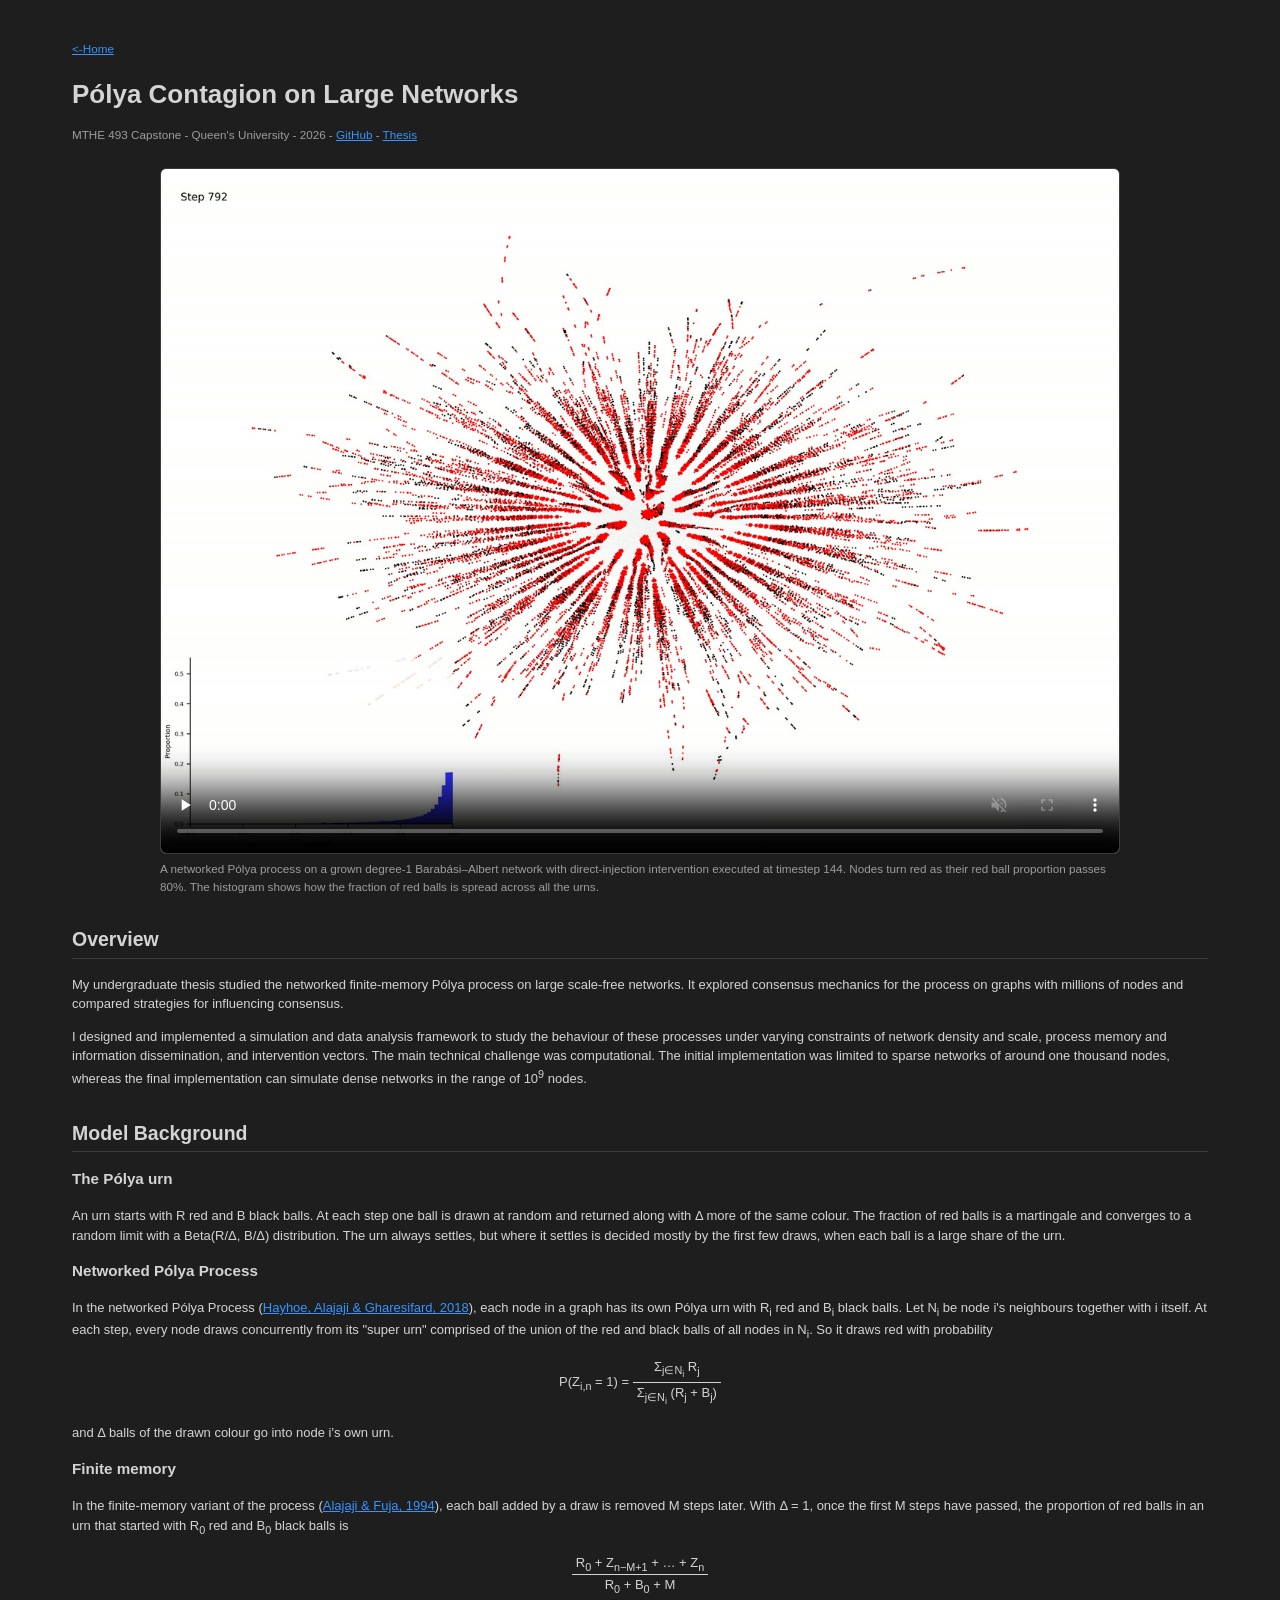
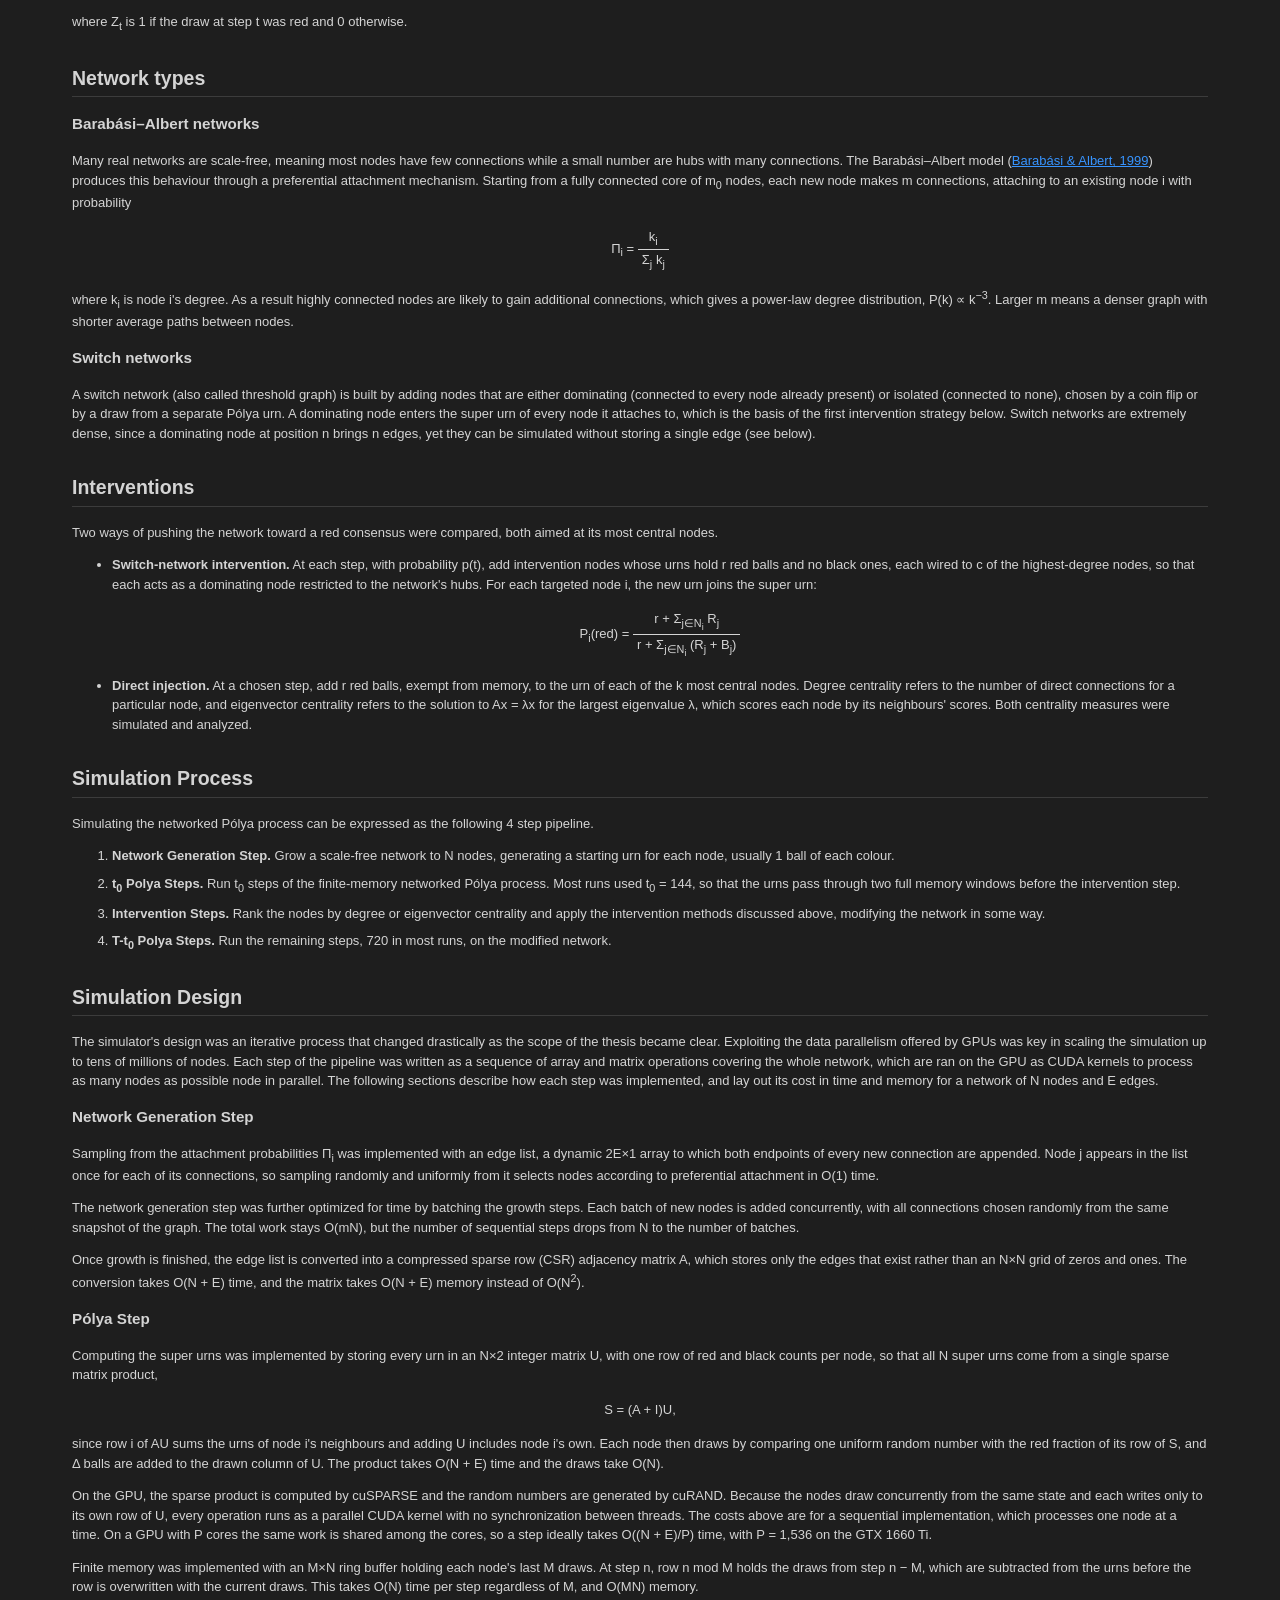
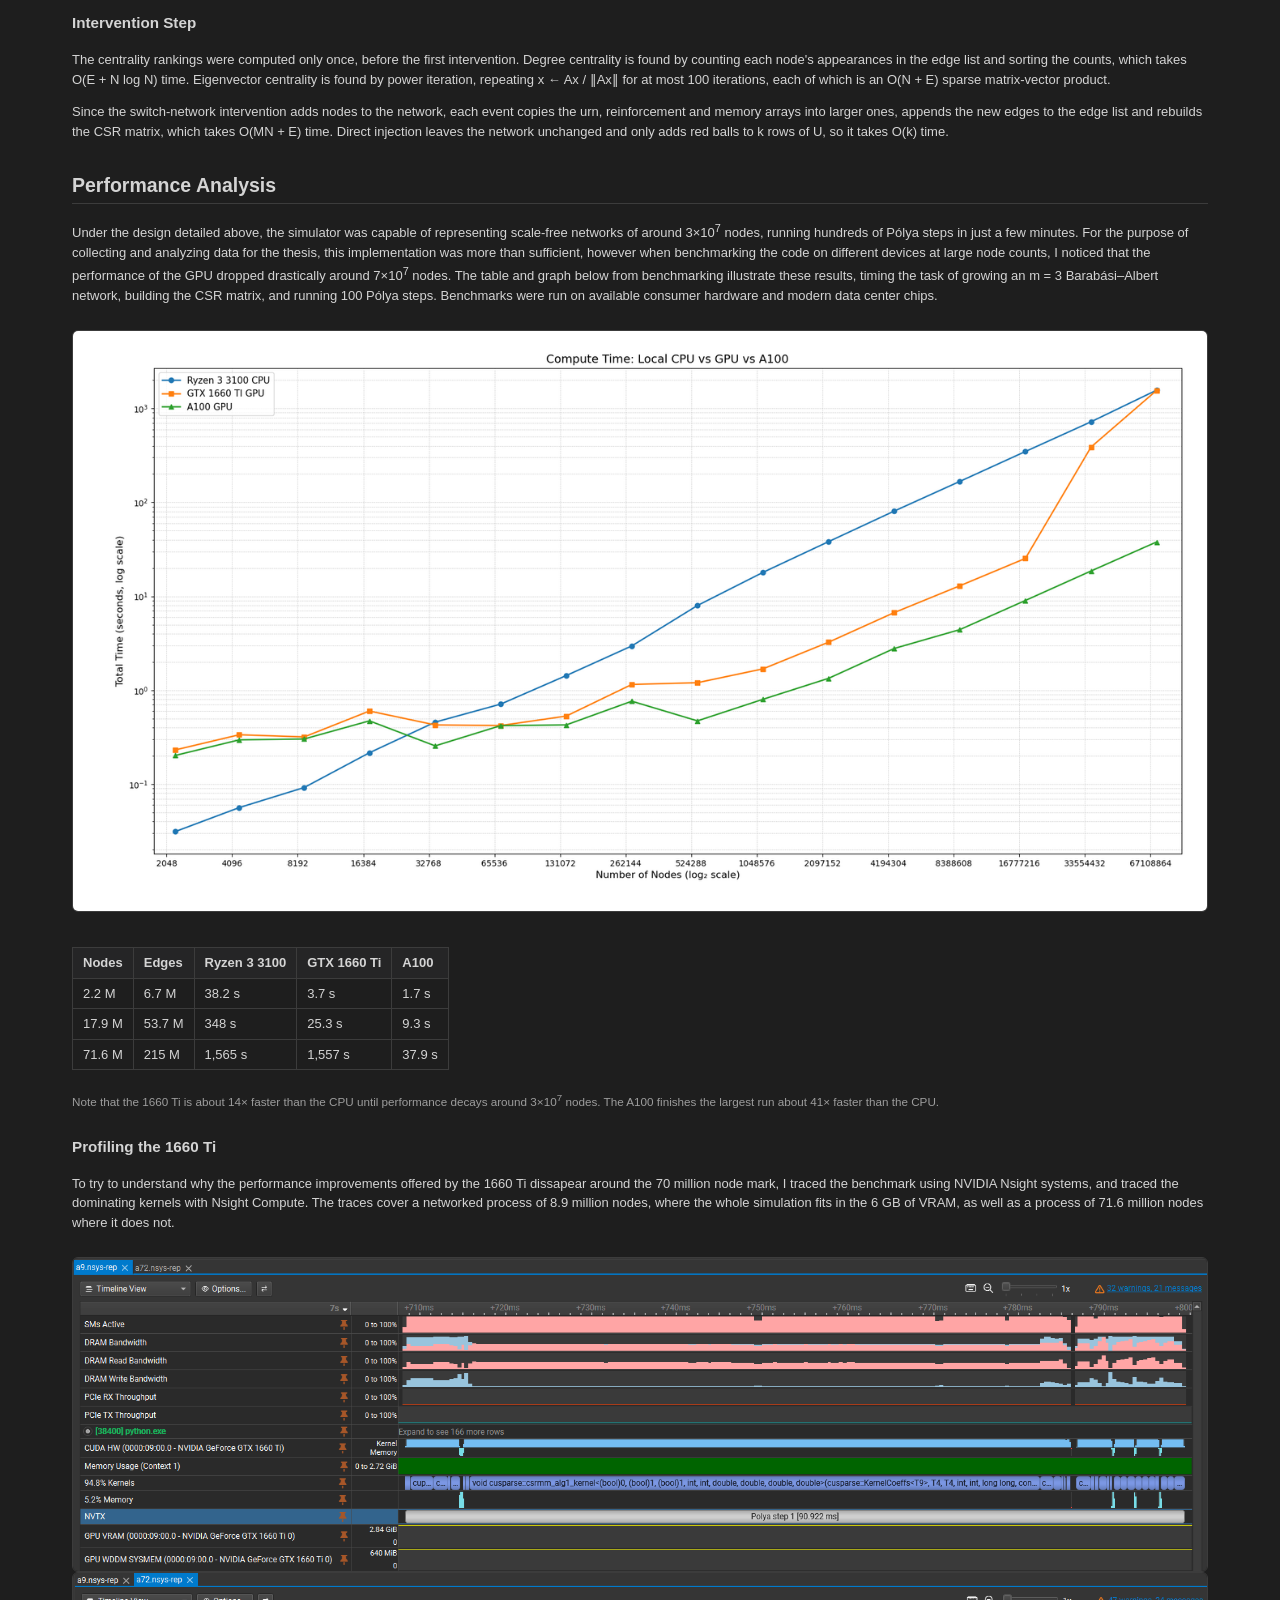
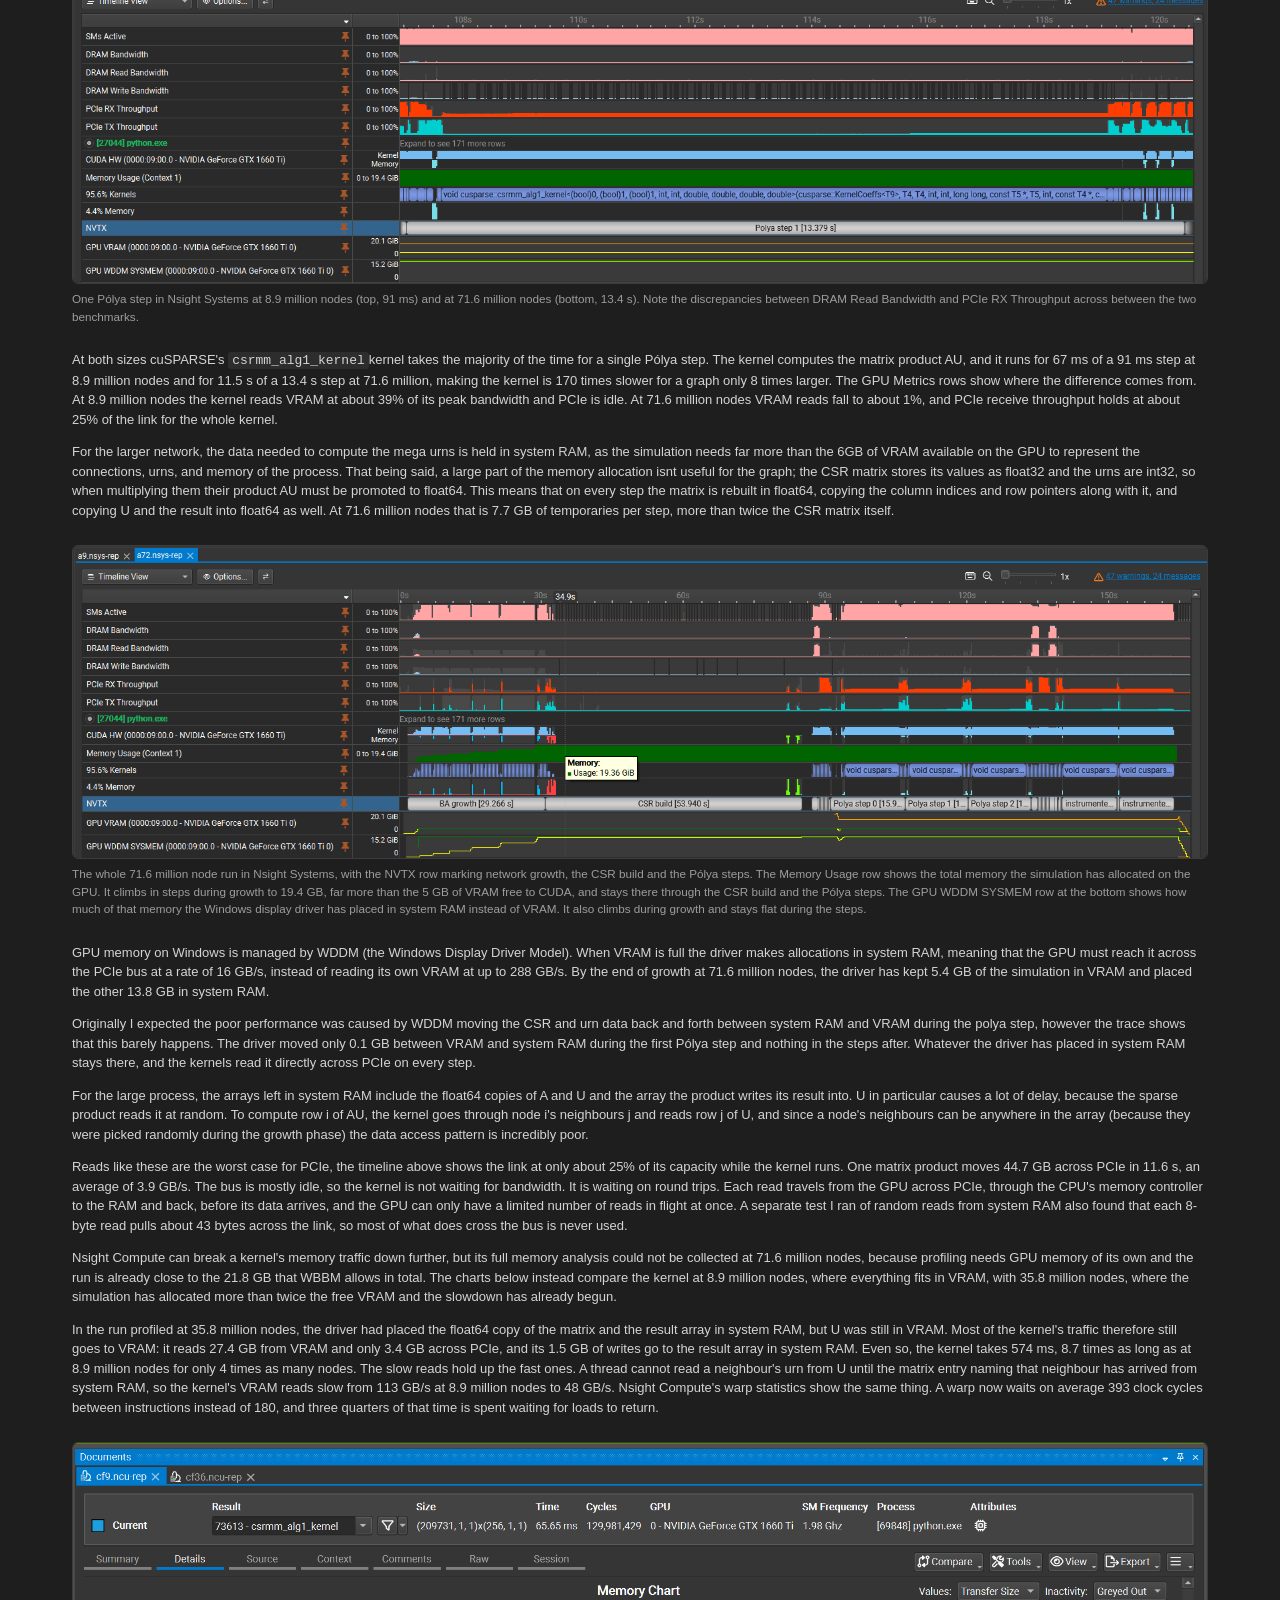
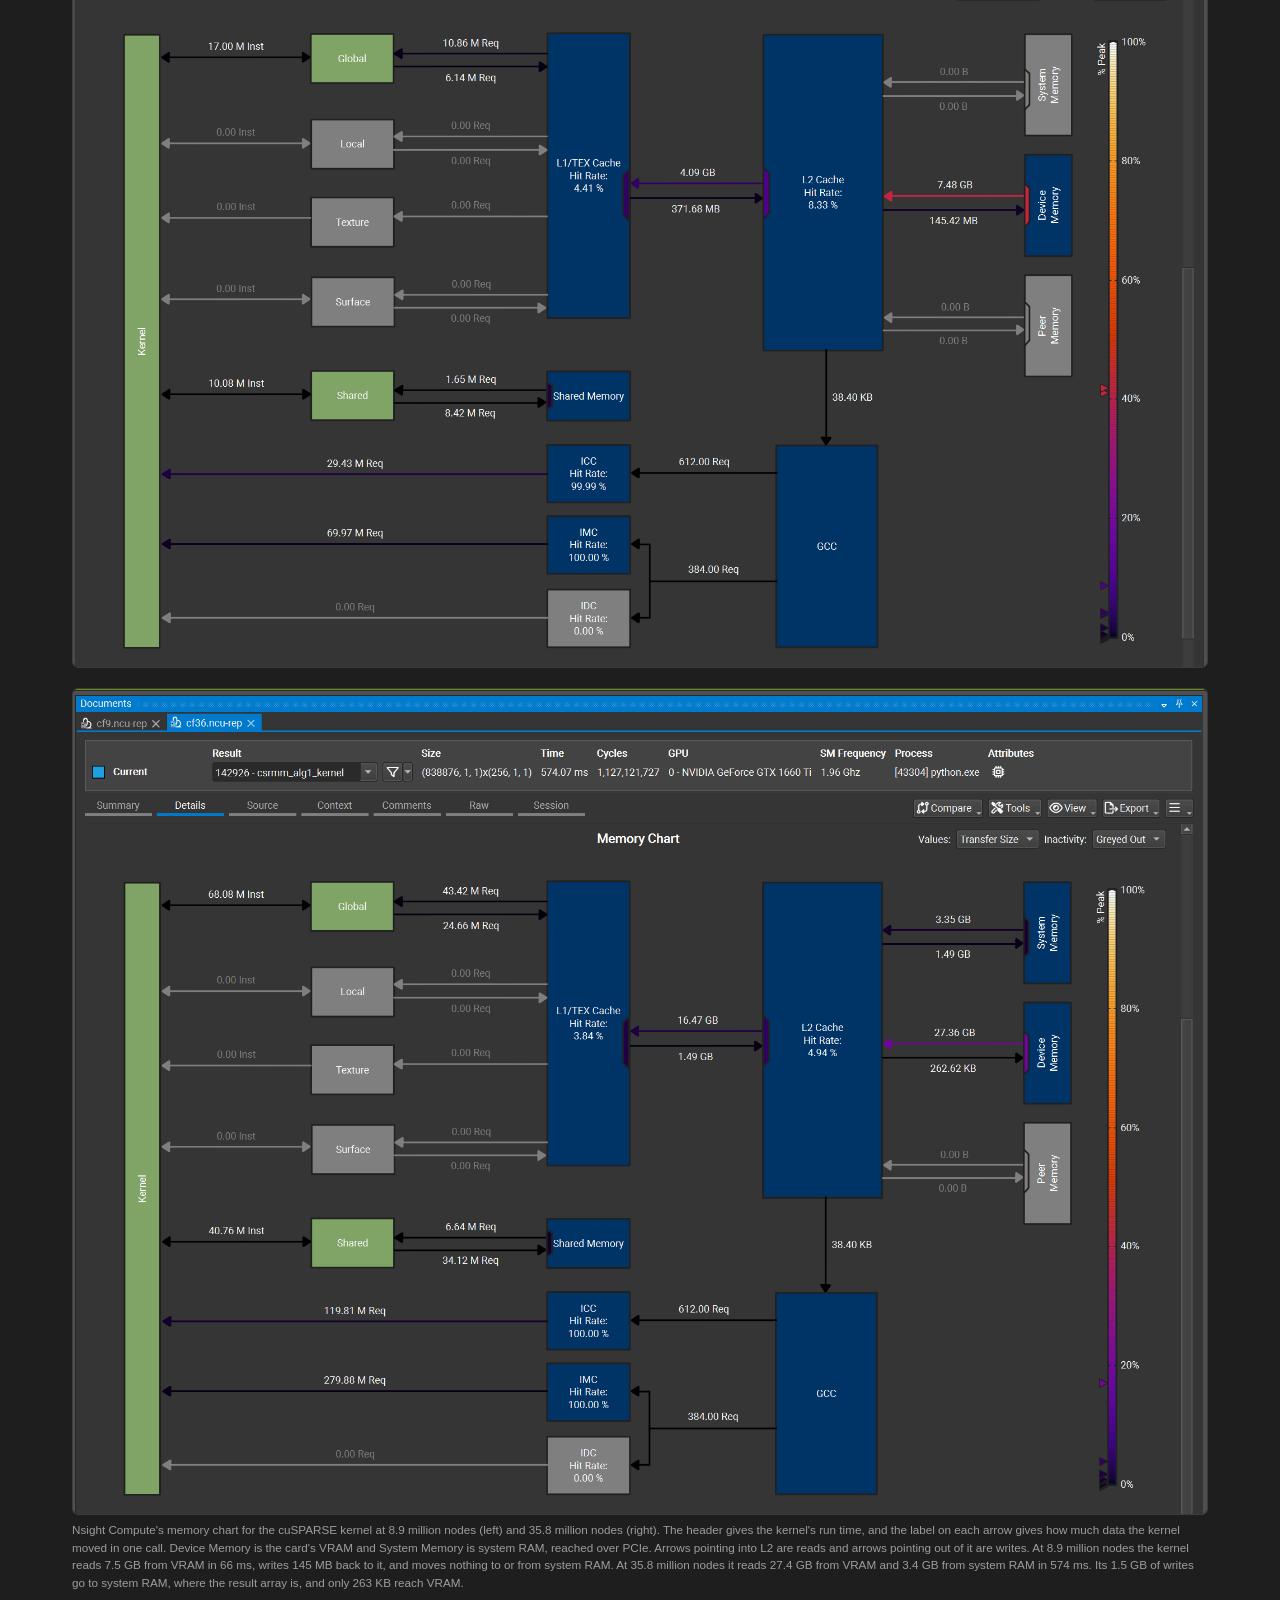
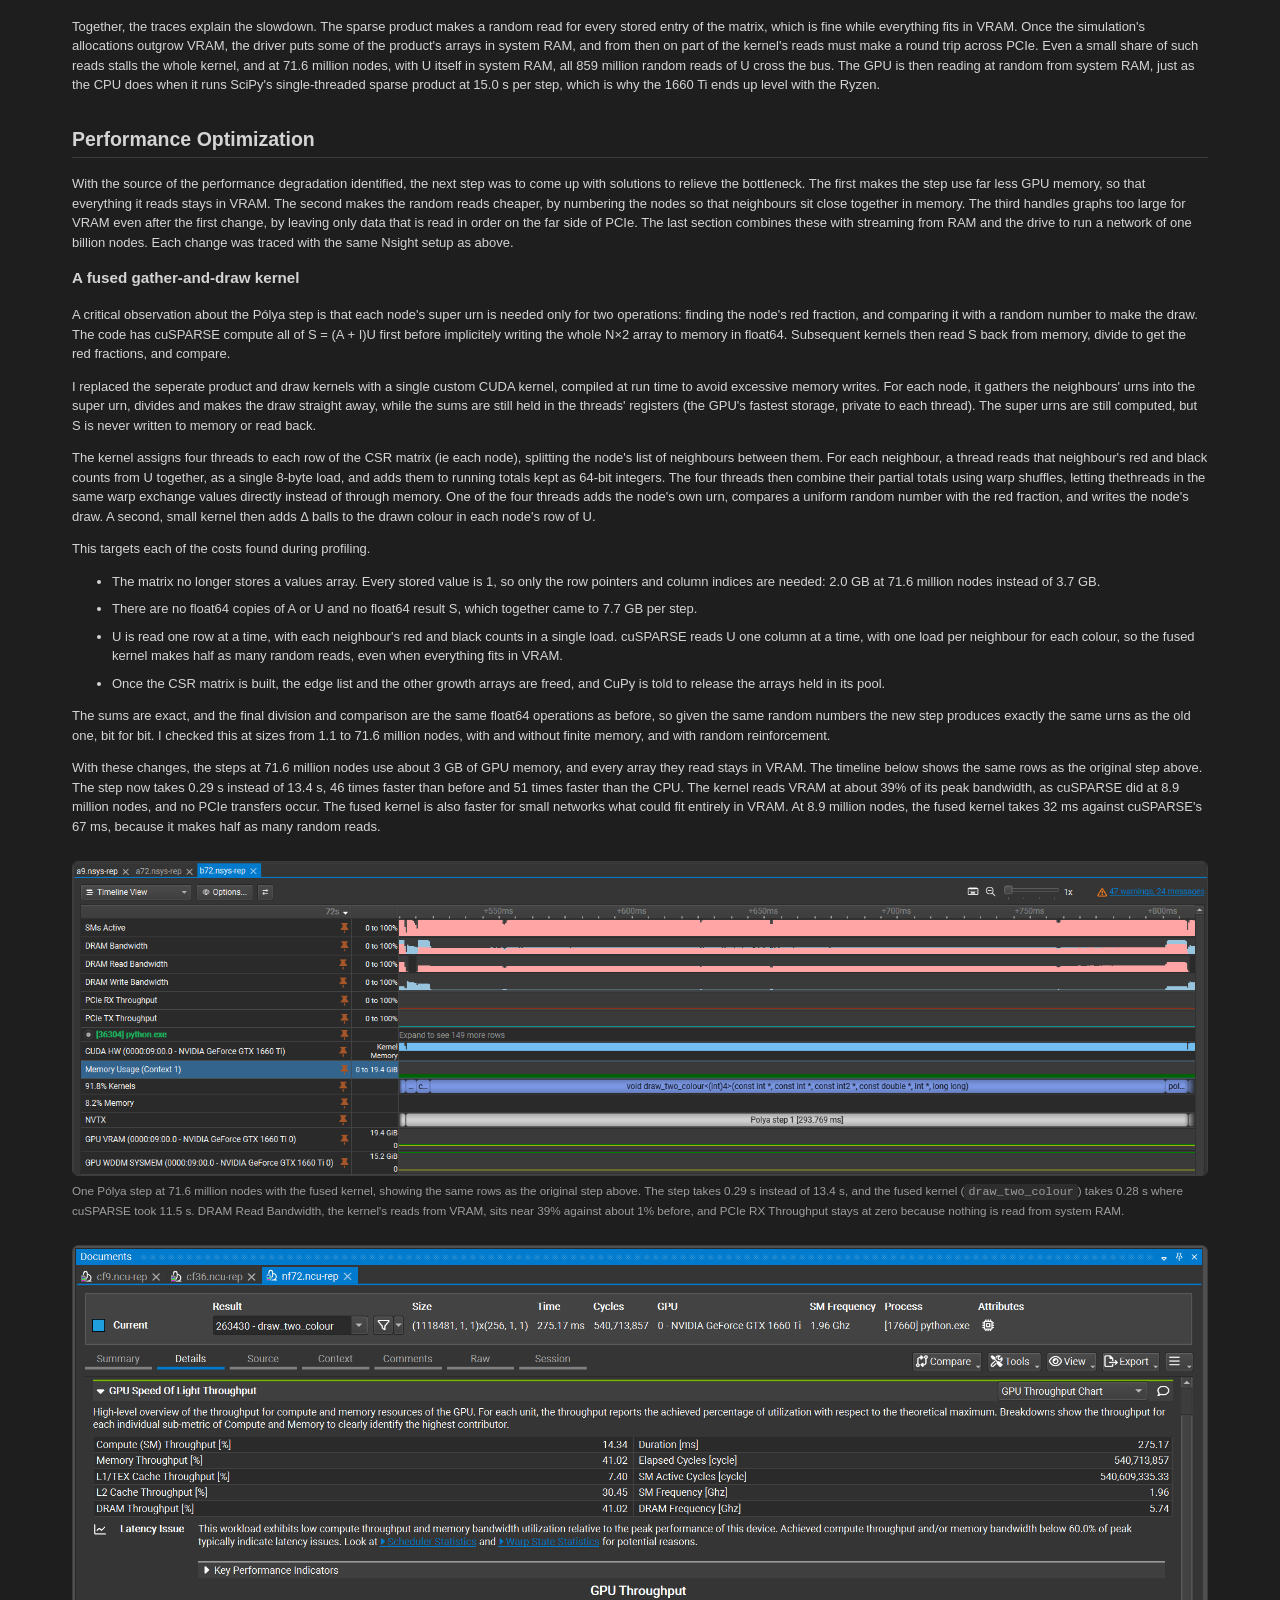
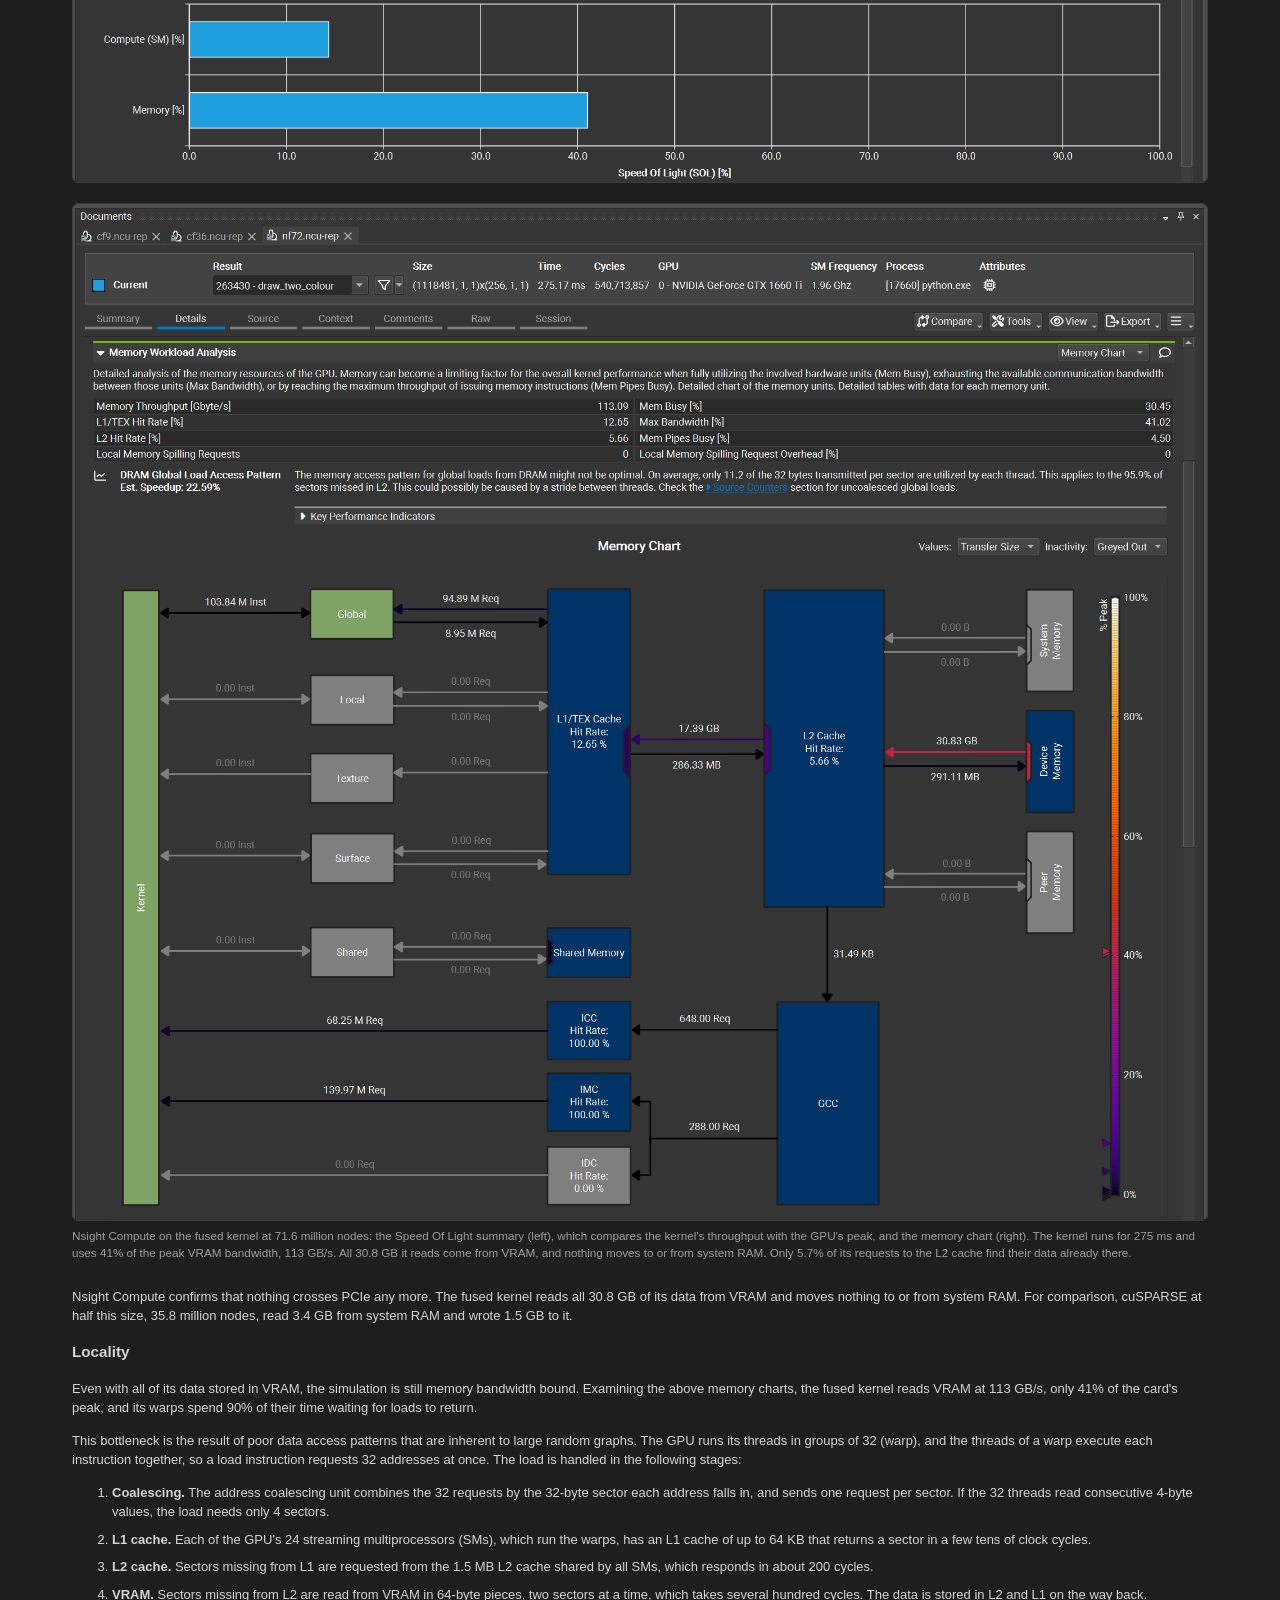
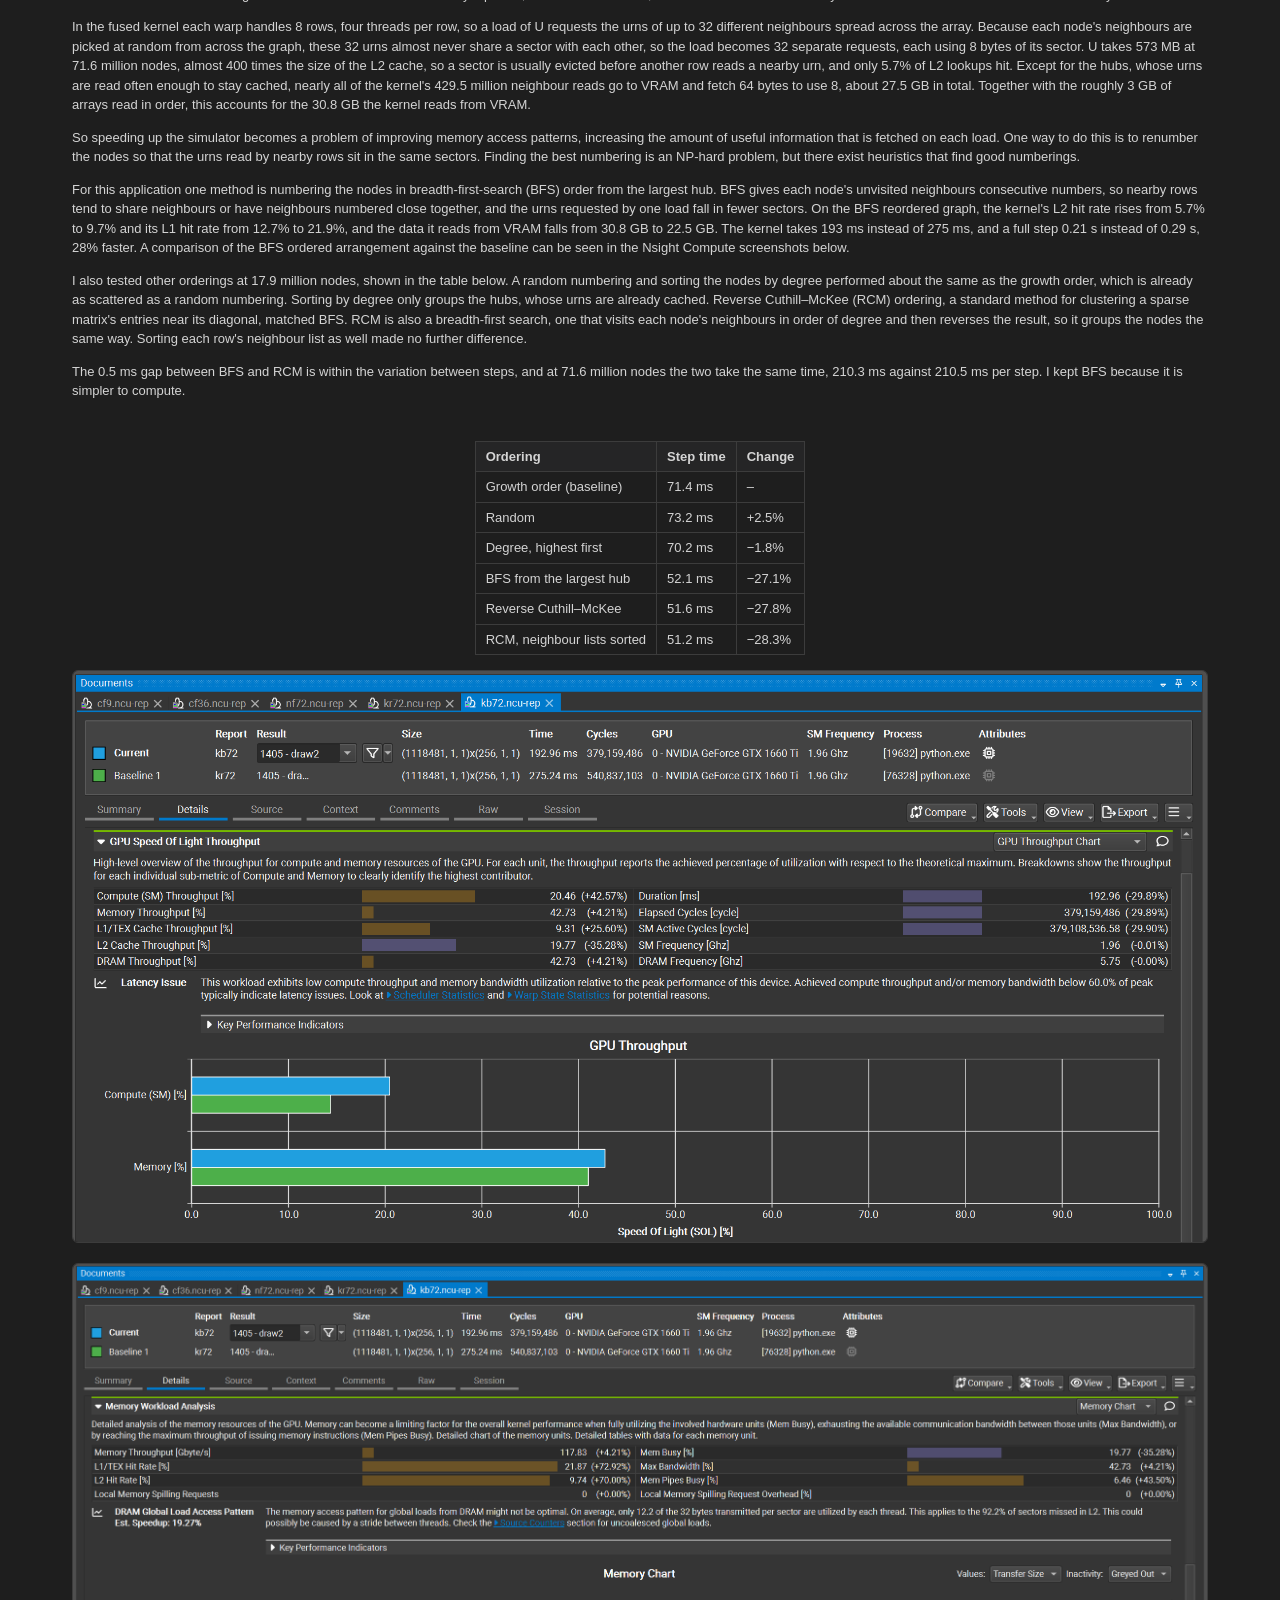
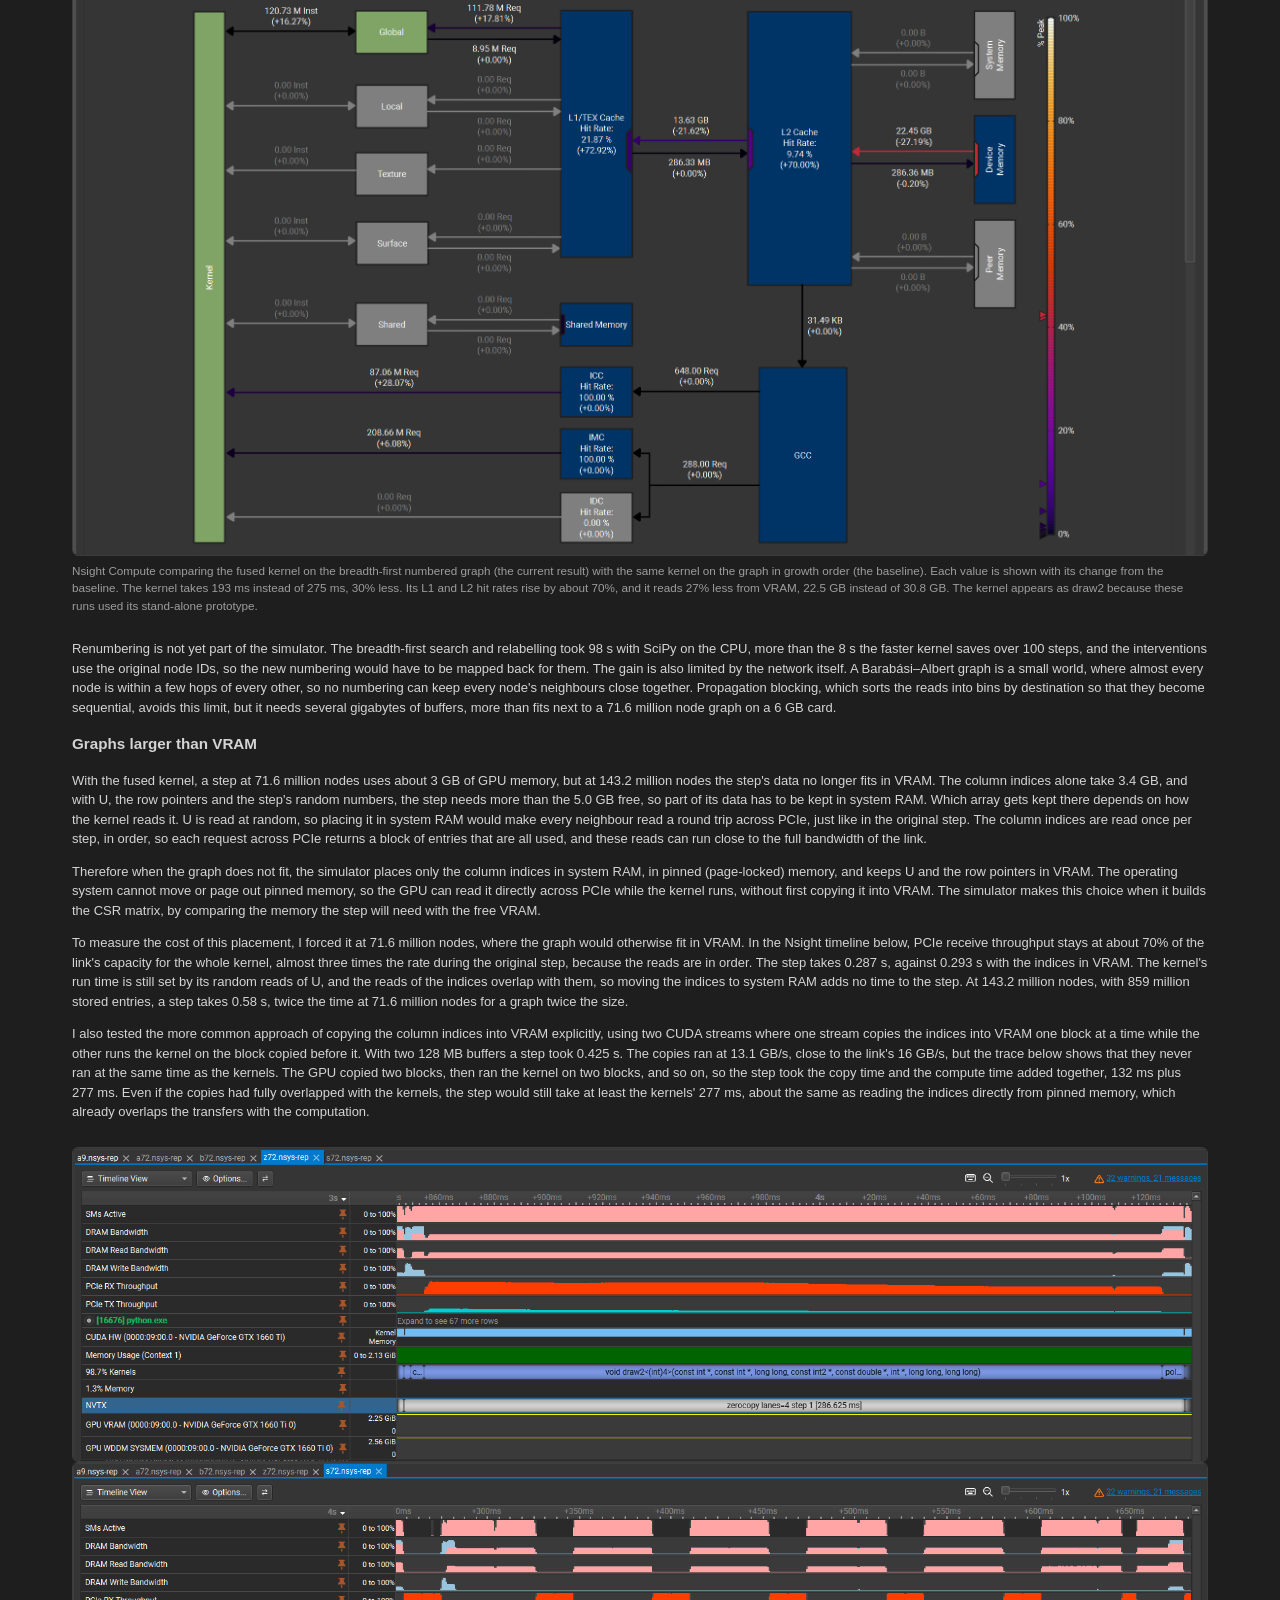
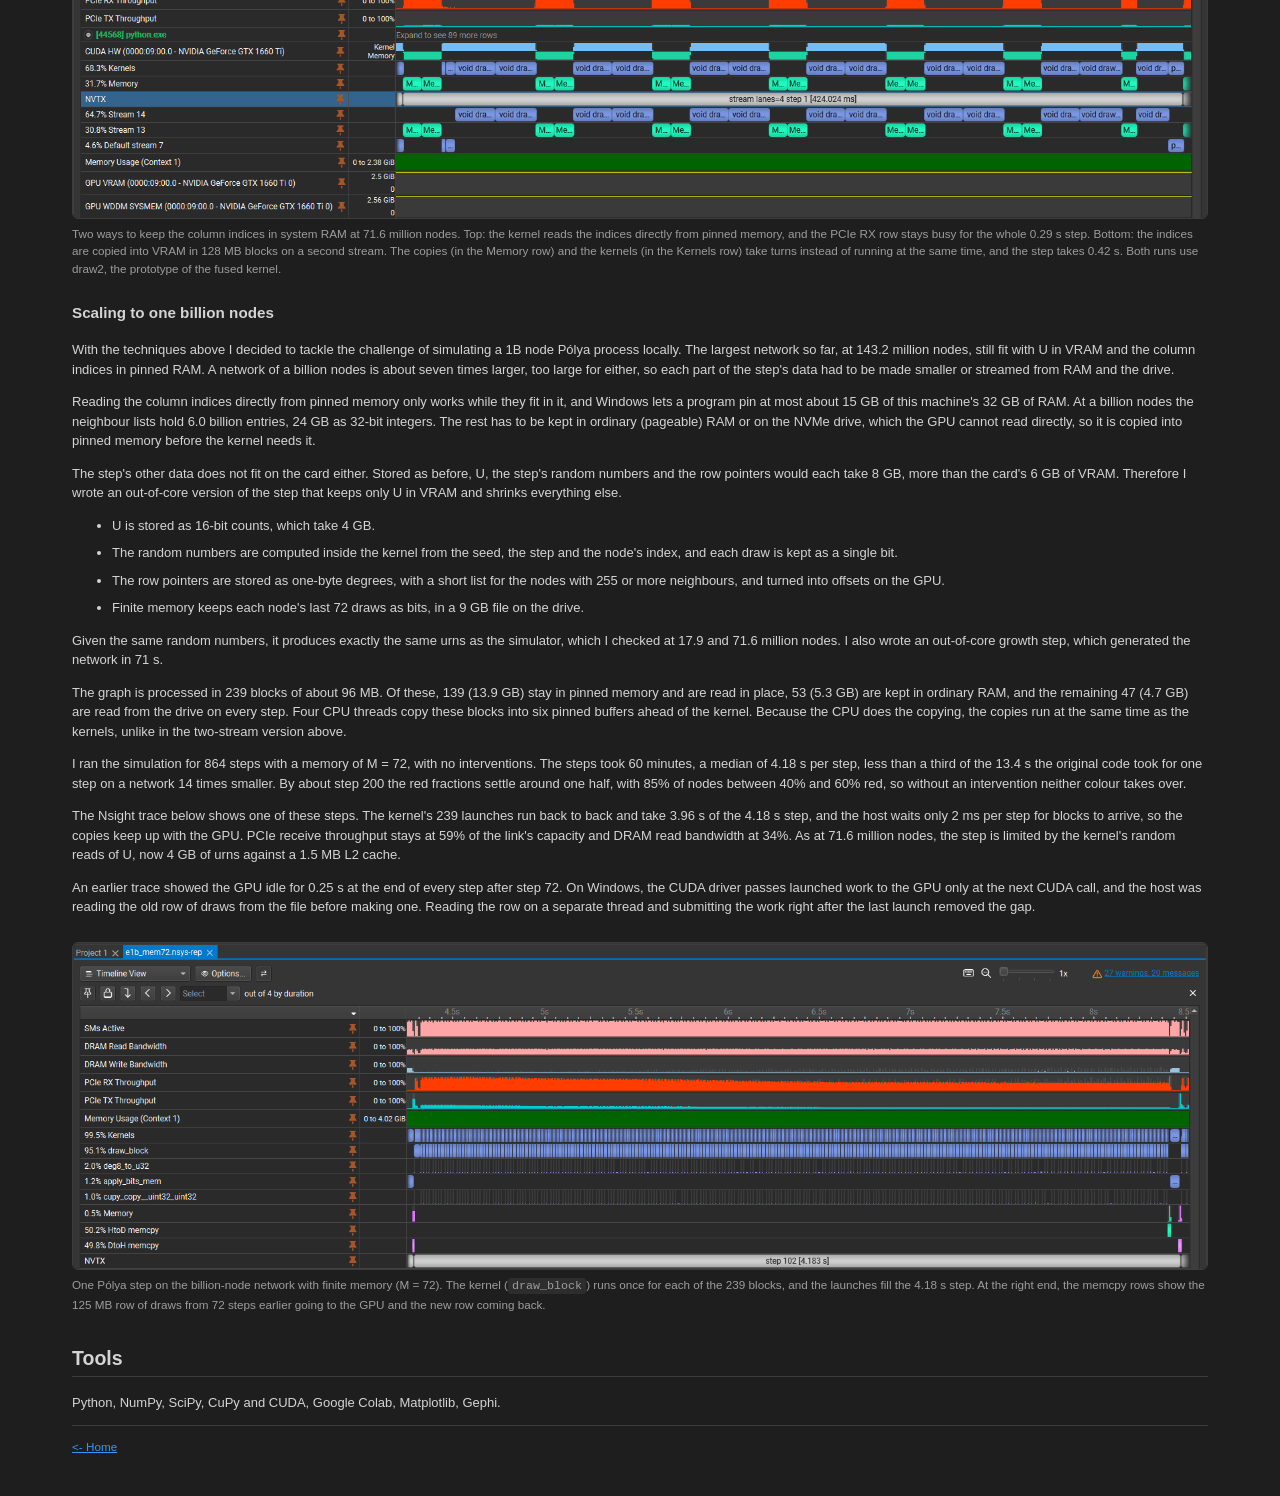
<file: projects/polya-capstone.html>
<!DOCTYPE html>
<html lang="en">
<head>
  <meta charset="utf-8">
  <title>P&oacute;lya Contagion on Large Networks - Douglass Jeffrey</title>
  <link rel="stylesheet" href="../style.css">
</head>
<body>

  <p class="small"><a href="../index.html">&lt;-Home</a></p>

  <h1>P&oacute;lya Contagion on Large Networks</h1>
  <p class="small">
    MTHE 493 Capstone - Queen's University - 2026 -
    <a href="https://github.com/Douglass-Jeffrey/MTHE493_Capstone_Polya_Process_with_Switched_Networks">GitHub</a> -
    <a href="https://github.com/Douglass-Jeffrey/MTHE493_Capstone_Polya_Process_with_Switched_Networks/blob/optimization/docs/MTHE_493___Thesis.pdf">Thesis</a>
  </p>

  <figure>
    <video style="width: 960px" controls muted loop playsinline preload="none" width="1280" height="914" poster="../images/polya-capstone/capstone-animation-poster.jpg">
      <source src="../images/polya-capstone/capstone-animation.mp4" type="video/mp4">
    </video>
    <figcaption>
      A networked P&oacute;lya process on a grown degree-1 Barab&aacute;si&ndash;Albert network with direct-injection
      intervention executed at timestep 144. Nodes turn red as their red ball proportion passes 80%. The histogram shows how
      the fraction of red balls is spread across all the urns.
    </figcaption>
  </figure>

  <h2>Overview</h2>
  <p>
    My undergraduate thesis studied the networked finite-memory P&oacute;lya process on large scale-free
    networks. It explored consensus mechanics for the process on graphs with millions of nodes and
    compared strategies for influencing consensus.
  </p>
  <p>
    I designed and implemented a simulation and data analysis framework to study the behaviour of these processes under varying constraints
    of network density and scale, process memory and information dissemination, and intervention vectors.
    The main technical challenge was computational. The initial implementation was limited to sparse networks of around one thousand nodes,
    whereas the final implementation can simulate dense networks in the range of 10<sup>9</sup> nodes.
  </p>

  <h2>Model Background</h2>
  <h3>The P&oacute;lya urn</h3>
  <p>
    An urn starts with R red and B black balls. At each step one ball is drawn at random and returned along with &Delta;
    more of the same colour. The fraction of red balls is a martingale and converges to a random limit with a Beta(R/&Delta;,&nbsp;B/&Delta;)
    distribution. The urn always settles, but where it settles is decided mostly by the first few draws, when each ball is a large share of the urn.
  </p>

  <h3>Networked P&oacute;lya Process</h3>
  <p>
    In the networked P&oacute;lya Process (<a href="https://doi.org/10.1109/TCNS.2017.2781467">Hayhoe, Alajaji &amp; Gharesifard,
    2018</a>), each node in a graph has its own P&oacute;lya urn with R<sub>i</sub> red and B<sub>i</sub> black balls. Let N<sub>i</sub> be node
    i's neighbours together with i itself. At each step, every node draws concurrently from its "super urn" comprised of the union of the red and black balls
    of all nodes in N<sub>i</sub>. So it draws red with probability
  </p>
  <p class="eq">
    P(Z<sub>i,n</sub> = 1) =
    <span class="frac"><span>&Sigma;<sub>j&isin;N<sub>i</sub></sub> R<sub>j</sub></span><span>&Sigma;<sub>j&isin;N<sub>i</sub></sub> (R<sub>j</sub> + B<sub>j</sub>)</span></span>
  </p>
  <p>
    and &Delta; balls of the drawn colour go into node i's own urn.
    <!--
    The implementation rests on writing this in matrix
    form. If U<sub>n</sub> is the N&times;2 matrix whose rows are the urns (red count, black count) and A is the network's
    adjacency matrix, every super urn at once is
  </p>
  <p class="eq">S<sub>n</sub> = (A + I) U<sub>n</sub></p>
  <p>
    All nodes draw simultaneously from the state at step n, so their draws are independent given U<sub>n</sub>. A whole
    step is one sparse matrix product, one random number per node and an addition, with nothing forcing nodes to be
    processed in order.
  -->
  </p>

  <h3>Finite memory</h3>
  <p>
    In the finite-memory variant of the process
    (<a href="https://doi.org/10.1109/18.340476">Alajaji &amp; Fuja, 1994</a>), each ball added by a draw is
    removed M steps later. With &Delta;&nbsp;=&nbsp;1, once the first M steps have passed, the proportion
    of red balls in an urn that started with R<sub>0</sub> red and B<sub>0</sub> black balls is
  </p>
  <p class="eq">
    <span class="frac"><span>R<sub>0</sub> + Z<sub>n&minus;M+1</sub> + &hellip; + Z<sub>n</sub></span><span>R<sub>0</sub> + B<sub>0</sub> + M</span></span>
  </p>
  <p>
    where Z<sub>t</sub> is 1 if the draw at step t was red and 0 otherwise. 
  </p>

  <h2>Network types</h2>
  <h3>Barab&aacute;si&ndash;Albert networks</h3>
  <p>
    Many real networks are scale-free, meaning most nodes have few connections while a
    small number are hubs with many connections. The Barab&aacute;si&ndash;Albert model
    (<a href="https://doi.org/10.1126/science.286.5439.509">Barab&aacute;si &amp; Albert, 1999</a>) produces this behaviour
    through a preferential attachment mechanism. Starting from a fully connected core of m<sub>0</sub> nodes, each new node makes m
    connections, attaching to an existing node i with probability
  </p>
  <p class="eq">
    &Pi;<sub>i</sub> = <span class="frac"><span>k<sub>i</sub></span><span>&Sigma;<sub>j</sub> k<sub>j</sub></span></span>
  </p>
  <p>
    where k<sub>i</sub> is node i's degree. As a result highly connected nodes are likely to gain additional connections,
    which gives a power-law degree distribution, P(k)&nbsp;&prop;&nbsp;k<sup>&minus;3</sup>. Larger m means a denser graph
    with shorter average paths between nodes.
  </p>

  <h3>Switch networks</h3>
  <p>
    A switch network (also called threshold graph) is built by adding nodes that are either dominating (connected to every node already
    present) or isolated (connected to none), chosen by a coin flip or by a draw from a separate P&oacute;lya urn. A
    dominating node enters the super urn of every node it attaches to, which is the basis of the first intervention
    strategy below. Switch networks are extremely dense, since a dominating node at position n brings n edges, yet they can
    be simulated without storing a single edge (see below).
  </p>

  <h2>Interventions</h2>
  <p>
    Two ways of pushing the network toward a red consensus were compared, both aimed at its most central nodes.
  </p>
  <ul>
    <li>
      <b>Switch-network intervention.</b> At each step, with probability p(t), add intervention nodes whose urns hold r
      red balls and no black ones, each wired to c of the highest-degree nodes, so that each acts as a dominating node
      restricted to the network's hubs. For each targeted node i, the new urn joins the super urn:
      <div class="eq">
        P<sub>i</sub>(red) =
        <span class="frac"><span>r + &Sigma;<sub>j&isin;N<sub>i</sub></sub> R<sub>j</sub></span><span>r + &Sigma;<sub>j&isin;N<sub>i</sub></sub> (R<sub>j</sub> + B<sub>j</sub>)</span></span>
      </div>
    </li>
    <li>
      <b>Direct injection.</b> At a chosen step, add r red balls, exempt from memory, to the urn of each of the k most
      central nodes. Degree centrality refers to the number of direct connections for a particular node, and eigenvector centrality refers to the solution
      to Ax&nbsp;=&nbsp;&lambda;x for the largest eigenvalue &lambda;, which scores each node by its neighbours' scores. Both centrality measures were 
      simulated and analyzed.
    </li>
  </ul>

  <h2>Simulation Process</h2>
  <p>
    Simulating the networked P&oacute;lya process can be expressed as the following 4 step pipeline.
  </p>
  <ol>
    <li><b>Network Generation Step.</b> Grow a scale-free network to N nodes, generating a starting urn for each node,
      usually 1 ball of each colour.</li>
    <li><b>t<sub>0</sub> Polya Steps.</b> Run t<sub>0</sub> steps of the finite-memory networked P&oacute;lya process. Most runs
      used t<sub>0</sub>&nbsp;=&nbsp;144, so that the urns pass through two full memory windows before the intervention step.</li>
    <li><b>Intervention Steps.</b> Rank the nodes by degree or eigenvector centrality and apply the intervention methods
      discussed above, modifying the network in some way.</li>
    <li><b>T-t<sub>0</sub> Polya Steps.</b> Run the remaining steps, 720 in most runs, on the modified network.</li>
  </ol>
  <h2>Simulation Design</h2>
  <p>
    The simulator's design was an iterative process that changed drastically as the scope of the thesis became clear.
    Exploiting the data parallelism offered by GPUs was key in scaling the simulation up to tens of millions of nodes.
    Each step of the pipeline was written as a sequence of array and matrix operations covering the whole network,
    which are ran on the GPU as CUDA kernels to process as many nodes as possible node in parallel. The following
    sections describe how each step was implemented, and lay out its cost in time and memory for a network of N nodes
    and E edges.
  </p>

  <h3>Network Generation Step</h3>
  <p>
    Sampling from the attachment probabilities &Pi;<sub>i</sub> was implemented with an edge list, a dynamic
    2E&times;1 array to which both endpoints of every new connection are appended. Node j appears in the list once for
    each of its connections, so sampling randomly and uniformly from it selects nodes according to preferential attachment
    in O(1) time.
  </p>
  <p>
    The network generation step was further optimized for time by batching the growth steps. Each batch of new nodes is
    added concurrently, with all connections chosen randomly from the same snapshot of the graph. The total work stays
    O(mN), but the number of sequential steps drops from N to the number of batches.
  </p>
  <p>
    Once growth is finished, the edge list is converted into a compressed sparse row (CSR) adjacency matrix A, which
    stores only the edges that exist rather than an N&times;N grid of zeros and ones. The conversion takes
    O(N&nbsp;+&nbsp;E) time, and the matrix takes O(N&nbsp;+&nbsp;E) memory instead of O(N<sup>2</sup>).
  </p>

  <h3>P&oacute;lya Step</h3>
  <p>
    Computing the super urns was implemented by storing every urn in an N&times;2 integer matrix U, with one row of red
    and black counts per node, so that all N super urns come from a single sparse matrix product,
  </p>
  <p class="eq">S = (A + I)U,</p>
  <p>
    since row i of AU sums the urns of node i's neighbours and adding U includes node i's own. Each node then draws by
    comparing one uniform random number with the red fraction of its row of S, and &Delta; balls are added to the drawn
    column of U. The product takes O(N&nbsp;+&nbsp;E) time and the draws take O(N).
  </p>
  <p>
    On the GPU, the sparse product is computed by cuSPARSE and the random numbers are generated by cuRAND. Because the
    nodes draw concurrently from the same state and each writes only to its own row of U, every operation runs as a
    parallel CUDA kernel with no synchronization between threads. The costs above are for a sequential implementation,
    which processes one node at a time. On a GPU with P cores the same work is shared among the cores, so a step ideally
    takes O((N&nbsp;+&nbsp;E)/P) time, with P&nbsp;=&nbsp;1,536 on the GTX 1660 Ti.
  </p>
  <p>
    Finite memory was implemented with an M&times;N ring buffer holding each node's last M draws. At step n, row
    n&nbsp;mod&nbsp;M holds the draws from step n&nbsp;&minus;&nbsp;M, which are subtracted from the urns before the row
    is overwritten with the current draws. This takes O(N) time per step regardless of M, and O(MN) memory.
  </p>

  <h3>Intervention Step</h3>
  <p>
    The centrality rankings were computed only once, before the first intervention. Degree centrality is found by
    counting each node's appearances in the edge list and sorting the counts, which takes
    O(E&nbsp;+&nbsp;N&nbsp;log&nbsp;N) time. Eigenvector centrality is found by power iteration, repeating
    x&nbsp;&larr;&nbsp;Ax&nbsp;/&nbsp;&#8214;Ax&#8214; for at most 100 iterations, each of which is an
    O(N&nbsp;+&nbsp;E) sparse matrix-vector product.
  </p>
  <p>
    Since the switch-network intervention adds nodes to the network, each event copies the urn, reinforcement and memory
    arrays into larger ones, appends the new edges to the edge list and rebuilds the CSR matrix, which takes
    O(MN&nbsp;+&nbsp;E) time. Direct injection leaves the network unchanged and only adds red balls to k rows of U, so it
    takes O(k) time.
  </p>

  <h2>Performance Analysis</h2>

  <p>
    Under the design detailed above, the simulator was capable of representing scale-free networks of around 3&times;10<sup>7</sup>
    nodes, running hundreds of P&oacute;lya steps in just a few minutes. For the purpose of collecting and analyzing data for the
    thesis, this implementation was more than sufficient, however when benchmarking the code on different devices at large node
    counts, I noticed that the performance of the GPU dropped drastically around 7&times;10<sup>7</sup> nodes. The table and graph
    below from benchmarking illustrate these results, timing the task of growing an m&nbsp;=&nbsp;3 Barab&aacute;si&ndash;Albert
    network, building the CSR matrix, and running 100 P&oacute;lya steps. Benchmarks were run on available consumer hardware and
    modern data center chips.
  </p>
  <figure>
    <div class="row">
      <img src="../images/polya-capstone/capstone-compute-time.png" width="1400" height="716" style="--w: 1050" alt="Log-scale plot of compute time against number of nodes for the Ryzen 3 CPU, GTX 1660 Ti and A100, with the 1660 Ti jumping up to meet the CPU at the largest sizes">
      <div style="overflow-x: auto">
      <table>
        <tr><th>Nodes</th><th>Edges</th><th>Ryzen 3 3100</th><th>GTX 1660 Ti</th><th>A100</th></tr>
        <tr><td>2.2 M</td><td>6.7 M</td><td>38.2 s</td><td>3.7 s</td><td>1.7 s</td></tr>
        <tr><td>17.9 M</td><td>53.7 M</td><td>348 s</td><td>25.3 s</td><td>9.3 s</td></tr>
        <tr><td>71.6 M</td><td>215 M</td><td>1,565 s</td><td>1,557 s</td><td>37.9 s</td></tr>
      </table>
      </div>
    </div>
    <figcaption>
      Note that the 1660 Ti is about 14&times; faster than the CPU until performance decays around 3&times;10<sup>7</sup> nodes.
      The A100 finishes the largest run about 41&times; faster than the CPU. 
    </figcaption>
  </figure>

  <h3>Profiling the 1660 Ti</h3>
  <p>
    To try to understand why the performance improvements offered by the 1660 Ti dissapear around the 70 million node mark,
    I traced the benchmark using NVIDIA Nsight systems, and traced the dominating kernels with Nsight Compute. The traces
    cover a networked process of 8.9 million nodes, where the whole simulation fits in the 6&nbsp;GB of VRAM, as well as 
    a process of 71.6 million nodes where it does not.
  </p>
  <figure>
    <img src="../images/polya-capstone/capstone-nsys-step-9M-zoom.png" alt="Nsight Systems timeline of one P&oacute;lya step at 8.9 million nodes, in which a 67 ms cuSPARSE kernel fills most of the 91 ms step while DRAM read bandwidth is high and PCIe receive throughput is near zero">
    <img src="../images/polya-capstone/capstone-nsys-step-72M-zoom.png" alt="Nsight Systems timeline of one P&oacute;lya step at 71.6 million nodes, in which an 11.5 s cuSPARSE kernel fills most of the 13.4 s step while DRAM read bandwidth is near zero and PCIe receive throughput holds near 25 percent">
    <figcaption>
      One P&oacute;lya step in Nsight Systems at 8.9 million nodes (top, 91&nbsp;ms) and at 71.6 million nodes (bottom,
      13.4&nbsp;s). Note the discrepancies between DRAM Read Bandwidth and PCIe RX Throughput across between the two 
      benchmarks. 
    </figcaption>
  </figure>
  <p>
    At both sizes cuSPARSE's <code>csrmm_alg1_kernel</code>kernel takes the majority of the time for a single P&oacute;lya step.
    The kernel computes the matrix product AU, and it runs for 67&nbsp;ms of a 91&nbsp;ms step at 8.9 million nodes and for
    11.5&nbsp;s of a 13.4&nbsp;s step at 71.6 million, making the kernel is 170 times slower for a graph only 8 times larger.
    The GPU Metrics rows show where the difference comes from. At 8.9 million nodes the kernel reads VRAM at about 39% of its peak
    bandwidth and PCIe is idle. At 71.6 million nodes VRAM reads fall to about 1%, and PCIe receive throughput holds at
    about 25% of the link for the whole kernel.
  </p>
  <p>
    For the larger network, the data needed to compute the mega urns is held in system RAM, as the simulation
    needs far more than the 6GB of VRAM available on the GPU to represent the connections, urns, and memory of the process.
    That being said, a large part of the memory allocation isnt useful for the graph; the CSR matrix stores its values as
    float32 and the urns are int32, so when multiplying them their product AU must be promoted to float64. This means that on 
    every step the matrix is rebuilt in float64, copying the column indices and row pointers along with it, and copying U and
    the result into float64 as well. At 71.6 million nodes that is 7.7&nbsp;GB of temporaries per step, more than twice the
    CSR matrix itself.
  </p>
  <figure>
    <img src="../images/polya-capstone/capstone-nsys-memory-72M-zoom.png" alt="Nsight Systems timeline of the whole 71.6 million node run, in which the CUDA memory usage row climbs in steps during growth to 19.4 GB and stays there through the CSR build and the P&oacute;lya steps">
    <figcaption>
      The whole 71.6 million node run in Nsight Systems, with the NVTX row marking network growth, the CSR build and the
      P&oacute;lya steps. The Memory Usage row shows the total memory the simulation has allocated on the GPU. It climbs
      in steps during growth to 19.4&nbsp;GB, far more than the 5&nbsp;GB of VRAM free to CUDA, and stays there through
      the CSR build and the P&oacute;lya steps. The GPU WDDM SYSMEM row at the bottom shows how much of that memory the
      Windows display driver has placed in system RAM instead of VRAM. It also climbs during growth and stays flat during
      the steps.
    </figcaption>
  </figure>
  <!-- is this really interesting or necessary?
  <p>
    The float64 temporaries are only part of what this trace shows. The simulation has already allocated 19.4&nbsp;GB
    before the first P&oacute;lya step, almost four times the 5.0&nbsp;GB of VRAM available to CUDA, and most of it
    builds up while the network grows. The edge list and the other arrays used during growth start small, and each time
    one fills up it is copied into a new, larger array. CuPy, the library that manages the simulation's GPU memory,
    keeps each outgrown array in a memory pool so that it can reuse the space later, rather than giving it back, so the
    total climbs with every copy. The growth arrays themselves, 5.5&nbsp;GB at this size, also stay allocated after the
    CSR matrix is built, even though the P&oacute;lya steps never read them. Each step's float64 temporaries then take
    the place of the network generation step arrays in CuPy's pool, so the total stays at about 19&nbsp;GB through the steps.
  </p>
-->
  <p>
    GPU memory on Windows is managed by WDDM (the Windows Display Driver Model). When VRAM is full the
    driver makes allocations in system RAM, meaning that the GPU must reach it across the PCIe bus at a rate of 16&nbsp;GB/s,
    instead of reading its own VRAM at up to 288&nbsp;GB/s. By the end of growth at 71.6 million nodes, the driver has kept
    5.4&nbsp;GB of the simulation in VRAM and placed the other 13.8&nbsp;GB in system RAM.
  </p>
  <p>
    Originally I expected the poor performance was caused by WDDM moving the CSR and urn data back and forth between system
    RAM and VRAM during the polya step, however the trace shows that this barely happens. The driver moved only 0.1&nbsp;GB between
    VRAM and system RAM during the first P&oacute;lya step and nothing in the steps after. Whatever the driver has placed
    in system RAM stays there, and the kernels read it directly across PCIe on every step.
  </p>
  <p>
    For the large process, the arrays left in system RAM include the float64 copies of A and U and the array the product writes its
    result into. U in particular causes a lot of delay, because the sparse product reads it at random. To compute row i of AU, the
    kernel goes through node i's neighbours j and reads row j of U, and since a node's neighbours can be anywhere in the array
    (because they were picked randomly during the growth phase) the data access pattern is incredibly poor.
  </p>
  <p>
    Reads like these are the worst case for PCIe, the timeline above shows the link at only about 25% of its capacity while the kernel runs. One 
    matrix product moves 44.7&nbsp;GB across PCIe in 11.6&nbsp;s, an average of 3.9&nbsp;GB/s. The bus is mostly idle, so the kernel is not waiting for 
    bandwidth. It is waiting on round trips. Each read travels from the GPU across PCIe, through the CPU's memory controller to the RAM and
    back, before its data arrives, and the GPU can only have a limited number of reads in flight at once. A separate test
    I ran of random reads from system RAM also found that each 8-byte read pulls about 43&nbsp;bytes across the link, so 
    most of what does cross the bus is never used.
  </p>
  <p>
    Nsight Compute can break a kernel's memory traffic down further, but its full memory analysis could not be collected
    at 71.6 million nodes, because profiling needs GPU memory of its own and the run is already close to the 21.8&nbsp;GB
    that WBBM allows in total. The charts below instead compare the kernel at 8.9 million nodes, where everything fits
    in VRAM, with 35.8 million nodes, where the simulation has allocated more than twice the free VRAM and the slowdown
    has already begun.
  </p>
  <p>
    In the run profiled at 35.8 million nodes, the driver had placed the float64 copy of the matrix and the result array
    in system RAM, but U was still in VRAM. Most of the kernel's traffic therefore still goes to VRAM: it reads
    27.4&nbsp;GB from VRAM and only 3.4&nbsp;GB across PCIe, and its 1.5&nbsp;GB of writes go to the result array in
    system RAM. Even so, the kernel takes 574&nbsp;ms, 8.7 times as long as at 8.9 million nodes for only 4 times as many
    nodes. The slow reads hold up the fast ones. A thread cannot read a neighbour's urn from U until the matrix entry
    naming that neighbour has arrived from system RAM, so the kernel's VRAM reads slow from 113&nbsp;GB/s at 8.9 million
    nodes to 48&nbsp;GB/s. Nsight Compute's warp statistics show the same thing. A warp now waits on average 393 clock
    cycles between instructions instead of 180, and three quarters of that time is spent waiting for loads to return.
  </p>
  <figure>
    <div class="row">
      <img src="../images/polya-capstone/capstone-ncu-memory-9M.png" style="--w: 740" alt="Nsight Compute memory chart for the cuSPARSE kernel at 8.9 million nodes: 7.48 GB read from device memory, 145 MB written to it, nothing to or from system memory">
      <img src="../images/polya-capstone/capstone-ncu-memory-36M.png" style="--w: 740" alt="Nsight Compute memory chart for the cuSPARSE kernel at 35.8 million nodes: 27.36 GB read from device memory and 3.35 GB from system memory, 1.49 GB written to system memory and 263 KB to device memory">
    </div>
    <figcaption>
      Nsight Compute's memory chart for the cuSPARSE kernel at 8.9 million nodes (left) and 35.8 million nodes (right).
      The header gives the kernel's run time, and the label on each arrow gives how much data the kernel moved in one
      call. Device Memory is the card's VRAM and System Memory is system RAM, reached over PCIe. Arrows pointing into L2
      are reads and arrows pointing out of it are writes. At 8.9 million nodes the kernel reads 7.5&nbsp;GB from VRAM in
      66&nbsp;ms, writes 145&nbsp;MB back to it, and moves nothing to or from system RAM. At 35.8 million nodes it reads
      27.4&nbsp;GB from VRAM and 3.4&nbsp;GB from system RAM in 574&nbsp;ms. Its 1.5&nbsp;GB of writes go to system RAM,
      where the result array is, and only 263&nbsp;KB reach VRAM.
    </figcaption>
  </figure>
  <p>
    Together, the traces explain the slowdown. The sparse product makes a random read for every stored entry of the
    matrix, which is fine while everything fits in VRAM. Once the simulation's allocations outgrow VRAM, the driver puts
    some of the product's arrays in system RAM, and from then on part of the kernel's reads must make a round trip across
    PCIe. Even a small share of such reads stalls the whole kernel, and at 71.6 million nodes, with U itself in system
    RAM, all 859 million random reads of U cross the bus. The GPU is then reading at random from system RAM, just as the
    CPU does when it runs SciPy's single-threaded sparse product at 15.0&nbsp;s per step, which is why the 1660 Ti ends
    up level with the Ryzen.
  </p>

  <h2>Performance Optimization</h2>
  <p>
    With the source of the performance degradation identified, the next step was to come up with solutions to relieve the
    bottleneck. The first makes the step use far less GPU memory, so that everything it reads stays in VRAM. The second
    makes the random reads cheaper, by numbering the nodes so that neighbours sit close together in memory.
    The third handles graphs too large for VRAM even after the first change, by leaving only data that is read
    in order on the far side of PCIe. The last section combines these with streaming from RAM and the drive to run a
    network of one billion nodes. Each change was traced with the same Nsight setup as above.
  </p>

  <h3>A fused gather-and-draw kernel</h3>
  <p>
    A critical observation about the P&oacute;lya step is that each node's super urn is needed only for two operations:
    finding the node's red fraction, and comparing it with a random number to make the draw. The code has cuSPARSE
    compute all of S&nbsp;=&nbsp;(A&nbsp;+&nbsp;I)U first before implicitely writing the whole N&times;2
    array to memory in float64. Subsequent kernels then read S back from memory, divide
    to get the red fractions, and compare.
  </p>
  <p>
    I replaced the seperate product and draw kernels with a single custom CUDA kernel, compiled at run time to avoid 
    excessive memory writes. For each node, it gathers the neighbours' urns into the super urn, divides and makes the 
    draw straight away, while the sums are still held in the threads' registers (the GPU's fastest storage, private to 
    each thread). The super urns are still computed, but S is never written to memory or read back.
  </p>
  <p>
    The kernel assigns four threads to each row of the CSR matrix (ie each node), splitting the node's list of neighbours
    between them. For each neighbour, a thread reads that neighbour's red and black counts from U together, as a single
    8-byte load, and adds them to running totals kept as 64-bit integers. The four threads then combine their partial 
    totals using warp shuffles, letting thethreads in the same warp exchange values directly instead of 
    through memory. One of the four threads adds the node's own urn, compares a uniform random number with the red fraction, 
    and writes the node's draw. A second, small kernel then adds &Delta; balls to the drawn colour in each node's row of U.
  </p>
  <p>This targets each of the costs found during profiling.</p>
  <ul>
    <li>The matrix no longer stores a values array. Every stored value is 1, so only the row pointers and column indices
      are needed: 2.0&nbsp;GB at 71.6 million nodes instead of 3.7&nbsp;GB.</li>
    <li>There are no float64 copies of A or U and no float64 result S, which together came to 7.7&nbsp;GB per step.</li>
    <li>U is read one row at a time, with each neighbour's red and black counts in a single load. cuSPARSE reads U one
      column at a time, with one load per neighbour for each colour, so the fused kernel makes half as many random reads,
      even when everything fits in VRAM.</li>
    <li>Once the CSR matrix is built, the edge list and the other growth arrays are freed, and CuPy is told to release
      the arrays held in its pool.</li>
  </ul>
  <p>
    The sums are exact, and the final division and comparison are the same float64 operations as before, so given the
    same random numbers the new step produces exactly the same urns as the old one, bit for bit. I checked this at sizes
    from 1.1 to 71.6 million nodes, with and without finite memory, and with random reinforcement.
  </p>
  <p>
    With these changes, the steps at 71.6 million nodes use about 3&nbsp;GB of GPU memory, and every array they read
    stays in VRAM. The timeline below shows the same rows as the original step above. The step now takes 0.29&nbsp;s
    instead of 13.4&nbsp;s, 46 times faster than before and 51 times faster than the CPU. The kernel reads VRAM at about
    39% of its peak bandwidth, as cuSPARSE did at 8.9 million nodes, and no PCIe transfers occur. The fused kernel is also faster 
    for small networks what could fit entirely in VRAM. At 8.9 million nodes, the fused kernel takes 32&nbsp;ms against cuSPARSE's 
    67&nbsp;ms, because it makes half as many random reads.
  </p>
  <figure>
    <img src="../images/polya-capstone/capstone-nsys-step-72M-fused-zoom.png" alt="Nsight Systems timeline of one P&oacute;lya step at 71.6 million nodes with the fused kernel, in which a 0.28 s draw kernel fills the 0.29 s step while DRAM read bandwidth sits near 39 percent and PCIe is idle">
    <figcaption>
      One P&oacute;lya step at 71.6 million nodes with the fused kernel, showing the same rows as the original step above.
      The step takes 0.29&nbsp;s instead of 13.4&nbsp;s, and the fused kernel (<code>draw_two_colour</code>) takes
      0.28&nbsp;s where cuSPARSE took 11.5&nbsp;s. DRAM Read Bandwidth, the kernel's reads from VRAM, sits near 39%
      against about 1% before, and PCIe RX Throughput stays at zero because nothing is read from system RAM.
    </figcaption>
  </figure>
  <figure>
    <div class="row" style="align-items: flex-end">
      <img src="../images/polya-capstone/capstone-ncu-fused-72M-SoLT.png" style="--w: 740" alt="Nsight Compute Speed Of Light section for the fused kernel at 71.6 million nodes: 275 ms, memory throughput 41 percent of peak, compute throughput 14 percent">
      <img src="../images/polya-capstone/capstone-ncu-fused-72M-MWA.png" style="--w: 740" alt="Nsight Compute memory workload analysis for the fused kernel at 71.6 million nodes: 113 GB/s, L2 hit rate 5.7 percent, 30.8 GB read from device memory and nothing to or from system memory">
    </div>
    <figcaption>
      Nsight Compute on the fused kernel at 71.6 million nodes: the Speed Of Light summary (left), which compares the
      kernel's throughput with the GPU's peak, and the memory chart (right). The kernel runs for 275&nbsp;ms and uses
      41% of the peak VRAM bandwidth, 113&nbsp;GB/s. All 30.8&nbsp;GB it reads come from VRAM, and nothing moves to or
      from system RAM. Only 5.7% of its requests to the L2 cache find their data already there.
    </figcaption>
  </figure>
  <p>
    Nsight Compute confirms that nothing crosses PCIe any more. The fused kernel reads all 30.8&nbsp;GB of its data from
    VRAM and moves nothing to or from system RAM. For comparison, cuSPARSE at half this size, 35.8 million nodes, read
    3.4&nbsp;GB from system RAM and wrote 1.5&nbsp;GB to it.
  </p>

  <h3>Locality</h3>
  <p>
    Even with all of its data stored in VRAM, the simulation is still memory bandwidth bound. Examining the above memory
    charts, the fused kernel reads VRAM at 113&nbsp;GB/s, only 41% of the card's peak, and its warps spend 90% of their
    time waiting for loads to return.
  </p>
  <p>
    This bottleneck is the result of poor data access patterns that are inherent to large random graphs. The GPU runs
    its threads in groups of 32 (warp), and the threads of a warp execute each instruction together, so a load
    instruction requests 32 addresses at once. The load is handled in the following stages:
  </p>
  <ol>
    <li><strong>Coalescing.</strong> The address coalescing unit combines the 32 requests by the 32-byte sector each
      address falls in, and sends one request per sector. If the 32 threads read consecutive 4-byte values, the load
      needs only 4 sectors.</li>
    <li><strong>L1 cache.</strong> Each of the GPU's 24 streaming multiprocessors (SMs), which run the warps, has an L1
      cache of up to 64&nbsp;KB that returns a sector in a few tens of clock cycles.</li>
    <li><strong>L2 cache.</strong> Sectors missing from L1 are requested from the 1.5&nbsp;MB L2 cache shared by all
      SMs, which responds in about 200 cycles.</li>
    <li><strong>VRAM.</strong> Sectors missing from L2 are read from VRAM in 64-byte pieces, two sectors at a time,
      which takes several hundred cycles. The data is stored in L2 and L1 on the way back.</li>
  </ol>
  <p>
    In the fused kernel each warp handles 8 rows, four threads per row, so a load of U requests the urns of up to 32
    different neighbours spread across the array. Because each node's neighbours are picked at random from across the graph, these 32 urns 
    almost never share a sector with each other, so the load becomes 32 separate requests,
    each using 8 bytes of its sector. U takes 573&nbsp;MB at 71.6 million nodes, almost 400 times the size of the L2
    cache, so a sector is usually evicted before another row reads a nearby urn, and only 5.7% of L2 lookups hit.
    Except for the hubs, whose urns are read often enough to stay cached, nearly all of the kernel's 429.5 million
    neighbour reads go to VRAM and fetch 64 bytes to use 8, about 27.5&nbsp;GB in total. Together with the roughly
    3&nbsp;GB of arrays read in order, this accounts for the 30.8&nbsp;GB the kernel reads from VRAM.
  </p>
  <!-- Interesting, but kind of breaks the flow. 
  <p>
    A warp cannot continue until all 32 of its values have arrived, so each load takes as long as its slowest read,
    several hundred cycles when it goes to VRAM. The SM switches to other warps in the meantime, but since they all make
    the same scattered reads, they all end up waiting. As a result the warps spend 90% of their time waiting on loads
    while VRAM runs well below its peak bandwidth.
  </p>
  -->
  <p>
    So speeding up the simulator becomes a problem of improving memory access patterns, increasing the amount of useful information 
    that is fetched on each load. One way to do this is to renumber the nodes so that the urns read by nearby rows sit in the 
    same sectors. Finding the best numbering is an NP-hard problem, but there exist heuristics that 
    find good numberings.
  </p>
  <p>
    For this application one method is numbering the nodes in breadth-first-search (BFS) order from the largest hub.
    BFS gives each node's unvisited neighbours consecutive numbers, so nearby rows tend to share neighbours or have
    neighbours numbered close together, and the urns requested by one load fall in fewer sectors.
    On the BFS reordered graph, the kernel's L2 hit rate rises from 5.7% to 9.7% and its L1 hit rate from 12.7% to 21.9%,
    and the data it reads from VRAM falls from 30.8&nbsp;GB to 22.5&nbsp;GB. The kernel takes 193&nbsp;ms instead of
    275&nbsp;ms, and a full step 0.21&nbsp;s instead of 0.29&nbsp;s, 28% faster. A comparison of the BFS ordered arrangement 
    against the baseline can be seen in the Nsight Compute screenshots below.
  </p>
  <p>
    I also tested other orderings at 17.9 million nodes, shown in the table below. A random numbering and sorting the
    nodes by degree performed about the same as the growth order, which is already as scattered as a random numbering.
    Sorting by degree only groups the hubs, whose urns are already cached. Reverse Cuthill&ndash;McKee (RCM) ordering,
    a standard method for clustering a sparse matrix's entries near its diagonal, matched BFS. RCM is also a
    breadth-first search, one that visits each node's neighbours in order of degree and then reverses the result, so it
    groups the nodes the same way. Sorting each row's neighbour list as well made no further difference.
  </p>
  <p>
    The 0.5&nbsp;ms gap between BFS and RCM is within the variation between steps, and at 71.6 million nodes the two
    take the same time, 210.3&nbsp;ms against 210.5&nbsp;ms per step. I kept BFS because it is simpler to compute.
  </p>
  <figure>
    <div class="row">
      <div class="stack" style="--w: 680">
        <div style="overflow-x: auto">
        <table>
          <tr><th>Ordering</th><th>Step time</th><th>Change</th></tr>
          <tr><td>Growth order (baseline)</td><td>71.4&nbsp;ms</td><td>&ndash;</td></tr>
          <tr><td>Random</td><td>73.2&nbsp;ms</td><td>+2.5%</td></tr>
          <tr><td>Degree, highest first</td><td>70.2&nbsp;ms</td><td>&minus;1.8%</td></tr>
          <tr><td>BFS from the largest hub</td><td>52.1&nbsp;ms</td><td>&minus;27.1%</td></tr>
          <tr><td>Reverse Cuthill&ndash;McKee</td><td>51.6&nbsp;ms</td><td>&minus;27.8%</td></tr>
          <tr><td>RCM, neighbour lists sorted</td><td>51.2&nbsp;ms</td><td>&minus;28.3%</td></tr>
        </table>
        </div>
        <img src="../images/polya-capstone/capstone-ncu-locality-SoLT.png" alt="Nsight Compute Speed Of Light comparison of the fused kernel on the breadth-first numbered graph against growth order: 193 ms against 275 ms">
      </div>
      <img src="../images/polya-capstone/capstone-ncu-locality-MWA.png" style="--w: 800" alt="Nsight Compute memory workload comparison for the breadth-first numbered graph: L1 hit rate 21.9 percent and L2 hit rate 9.7 percent, each up about 70 percent, and 22.45 GB read from device memory, down 27 percent">
    </div>
    <figcaption>
      Nsight Compute comparing the fused kernel on the breadth-first numbered graph (the current result) with the same
      kernel on the graph in growth order (the baseline). Each value is shown with its change from the baseline. The
      kernel takes 193&nbsp;ms instead of 275&nbsp;ms, 30% less. Its L1 and L2 hit rates rise by about 70%, and it reads
      27% less from VRAM, 22.5&nbsp;GB instead of 30.8&nbsp;GB. The kernel appears as draw2 because these runs used its
      stand-alone prototype.
    </figcaption>
  </figure>
  <p>
    Renumbering is not yet part of the simulator. The breadth-first search and relabelling took 98&nbsp;s with SciPy
    on the CPU, more than the 8&nbsp;s the faster kernel saves over 100 steps, and the interventions use the original
    node IDs, so the new numbering would have to be mapped back for them. The gain is also limited by the network
    itself. A Barab&aacute;si&ndash;Albert graph is a small world, where almost every node is within a few hops of
    every other, so no numbering can keep every node's neighbours close together. Propagation blocking, which sorts the
    reads into bins by destination so that they become sequential, avoids this limit, but it needs several gigabytes of
    buffers, more than fits next to a 71.6 million node graph on a 6&nbsp;GB card.
  </p>

  <h3>Graphs larger than VRAM</h3>
  <p>
    With the fused kernel, a step at 71.6 million nodes uses about 3&nbsp;GB of GPU memory, but at 143.2 million nodes
    the step's data no longer fits in VRAM. The column indices alone take 3.4&nbsp;GB, and with U, the row pointers and
    the step's random numbers, the step needs more than the 5.0&nbsp;GB free, so part of its data has to be kept in
    system RAM. Which array gets kept there depends on how the kernel reads it. U is read at random, so placing it in system
    RAM would make every neighbour read a round trip across PCIe, just like in the original step. The column indices are read
    once per step, in order, so each request across PCIe returns a block of entries that are all used, and these reads
    can run close to the full bandwidth of the link.
  </p>
  <p>
    Therefore when the graph does not fit, the simulator places only the column indices in system RAM, in pinned
    (page-locked) memory, and keeps U and the row pointers in VRAM. The operating system cannot move or page out pinned
    memory, so the GPU can read it directly across PCIe while the kernel runs, without first copying it into VRAM. The
    simulator makes this choice when it builds the CSR matrix, by comparing the memory the step will need with the free
    VRAM.
  </p>
  <p>
    To measure the cost of this placement, I forced it at 71.6 million nodes, where the graph would otherwise fit in
    VRAM. In the Nsight timeline below, PCIe receive throughput stays at about 70% of the link's capacity for the whole kernel,
    almost three times the rate during the original step, because the reads are in order. The step takes 0.287&nbsp;s,
    against 0.293&nbsp;s with the indices in VRAM. The kernel's run time is still set by its random reads of U, and the
    reads of the indices overlap with them, so moving the indices to system RAM adds no time to the step. At 143.2
    million nodes, with 859 million stored entries, a step takes 0.58&nbsp;s, twice the time at 71.6 million nodes for a
    graph twice the size.
  </p>
  <p>
    I also tested the more common approach of copying the column indices into VRAM explicitly, using two CUDA streams where
    one stream copies the
    indices into VRAM one block at a time while the other runs the kernel on the block copied before it. With two
    128&nbsp;MB buffers a step took 0.425&nbsp;s. The copies ran at 13.1&nbsp;GB/s, close to the link's 16&nbsp;GB/s,
    but the trace below shows that they never ran at the same time as the kernels. The GPU copied two blocks, then ran
    the kernel on two blocks, and so on, so the step took the copy time and the compute time added together,
    132&nbsp;ms plus 277&nbsp;ms. Even if the copies had fully overlapped with the kernels, the step would still take at
    least the kernels' 277&nbsp;ms, about the same as reading the indices directly from pinned memory, which already
    overlaps the transfers with the computation.
  </p>
  <figure>
    <img src="../images/polya-capstone/capstone-nsys-zerocopy-72M-zoom.png" alt="Nsight Systems timeline of one P&oacute;lya step at 71.6 million nodes with the column indices in pinned system RAM, in which one 0.27 s kernel runs while PCIe receive throughput holds near 70 percent">
    <img src="../images/polya-capstone/capstone-nsys-stream-72M-zoom.png" alt="Nsight Systems timeline of one P&oacute;lya step at 71.6 million nodes with explicit streaming, in which pairs of 128 MB copies alternate with pairs of kernels and never run at the same time">
    <figcaption>
      Two ways to keep the column indices in system RAM at 71.6 million nodes. Top: the kernel reads the indices directly
      from pinned memory, and the PCIe RX row stays busy for the whole 0.29&nbsp;s step. Bottom: the indices are copied
      into VRAM in 128&nbsp;MB blocks on a second stream. The copies (in the Memory row) and the kernels (in the Kernels
      row) take turns instead of running at the same time, and the step takes 0.42&nbsp;s. Both runs use draw2, the
      prototype of the fused kernel.
    </figcaption>
  </figure>

  <h3>Scaling to one billion nodes</h3>
  <p>
    With the techniques above I decided to tackle the challenge of simulating a 1B node P&oacute;lya process locally.
    The largest network so far, at 143.2 million nodes, still fit with U in VRAM and the column indices in pinned RAM.
    A network of a billion nodes is about seven times larger, too large for either, so each part of the step's data
    had to be made smaller or streamed from RAM and the drive.
  </p>
  <p>
    Reading the column indices directly from pinned memory only works while they fit in it, and Windows lets a program
    pin at most about 15&nbsp;GB of this machine's 32&nbsp;GB of RAM. At a billion nodes the neighbour lists hold 6.0
    billion entries, 24&nbsp;GB as 32-bit integers. The rest has to be kept in ordinary (pageable) RAM or on the NVMe
    drive, which the GPU cannot read directly, so it is copied into pinned memory before the kernel needs it.
  </p>
  <p>
    The step's other data does not fit on the card either. Stored as before, U, the step's random numbers and the
    row pointers would each take 8&nbsp;GB, more than the card's 6&nbsp;GB of VRAM. Therefore I wrote an out-of-core
    version of the step that keeps only U in VRAM and shrinks everything else.
  </p>
  <ul>
    <li>U is stored as 16-bit counts, which take 4&nbsp;GB.</li>
    <li>The random numbers are computed inside the kernel from the seed, the step and the node's index, and each draw
      is kept as a single bit.</li>
    <li>The row pointers are stored as one-byte degrees, with a short list for the nodes with 255 or more neighbours,
      and turned into offsets on the GPU.</li>
    <li>Finite memory keeps each node's last 72 draws as bits, in a 9&nbsp;GB file on the drive.</li>
  </ul>
  <p>
    Given the same random numbers, it produces exactly the same urns as the simulator, which I checked at 17.9 and
    71.6 million nodes. I also wrote an out-of-core growth step, which generated the network in 71&nbsp;s.
  </p>
  <p>
    The graph is processed in 239 blocks of about 96&nbsp;MB. Of these, 139 (13.9&nbsp;GB) stay in pinned memory and
    are read in place, 53 (5.3&nbsp;GB) are kept in ordinary RAM, and the remaining 47 (4.7&nbsp;GB) are read from the
    drive on every step. Four CPU threads copy these blocks into six pinned buffers ahead of the kernel. Because the CPU
    does the copying, the copies run at the same time as the kernels, unlike in the two-stream version above.
  </p>
  <p>
    I ran the simulation for 864 steps with a memory of M&nbsp;=&nbsp;72, with
    no interventions. The steps took 60 minutes, a median of
    4.18&nbsp;s per step, less than a third of the 13.4&nbsp;s the original code took for one step on a network 14 times
    smaller. By about step 200 the red fractions settle around one half, with 85% of nodes between 40% and 60% red, so
    without an intervention neither colour takes over.
  </p>
  <p>
    The Nsight trace below shows one of these steps. The kernel's 239 launches run back to back and take 3.96&nbsp;s
    of the 4.18&nbsp;s step, and the host waits only 2&nbsp;ms per step for blocks to arrive, so the copies keep up
    with the GPU. PCIe receive throughput stays at 59% of the link's capacity and DRAM read bandwidth
    at 34%. As at 71.6 million nodes, the step is limited by the kernel's random reads of U, now 4&nbsp;GB of urns
    against a 1.5&nbsp;MB L2 cache.
  </p>
  <p>
    An earlier trace showed the GPU idle for 0.25&nbsp;s at the end of every step after step 72. On Windows, the CUDA
    driver passes launched work to the GPU only at the next CUDA call, and the host was reading the old row of draws
    from the file before making one. Reading the row on a separate thread and submitting the work right after the last
    launch removed the gap.
  </p>
  <!-- SCREENSHOT S9 -->
  <figure>
    <img src="../images/polya-capstone/capstone-nsys-1b-step-zoom.png" alt="Nsight Systems timeline of one P&oacute;lya step on the billion-node network, in which 239 draw_block kernels run back to back for 4.18 s while PCIe receive throughput holds near 59 percent and DRAM read bandwidth near 34 percent">
    <figcaption>
      One P&oacute;lya step on the billion-node network with finite memory (M&nbsp;=&nbsp;72). The kernel
      (<code>draw_block</code>) runs once for each of the 239 blocks, and the launches fill the 4.18&nbsp;s step. At the
      right end, the memcpy rows show the 125&nbsp;MB row of draws from 72 steps earlier going to the GPU and the new
      row coming back.
    </figcaption>
  </figure>

  <h2>Tools</h2>
  <p>Python, NumPy, SciPy, CuPy and CUDA, Google Colab, Matplotlib, Gephi.</p>

  <hr>
  <p class="small"><a href="../index.html">&lt;- Home</a></p>

</body>
</html>
</file>
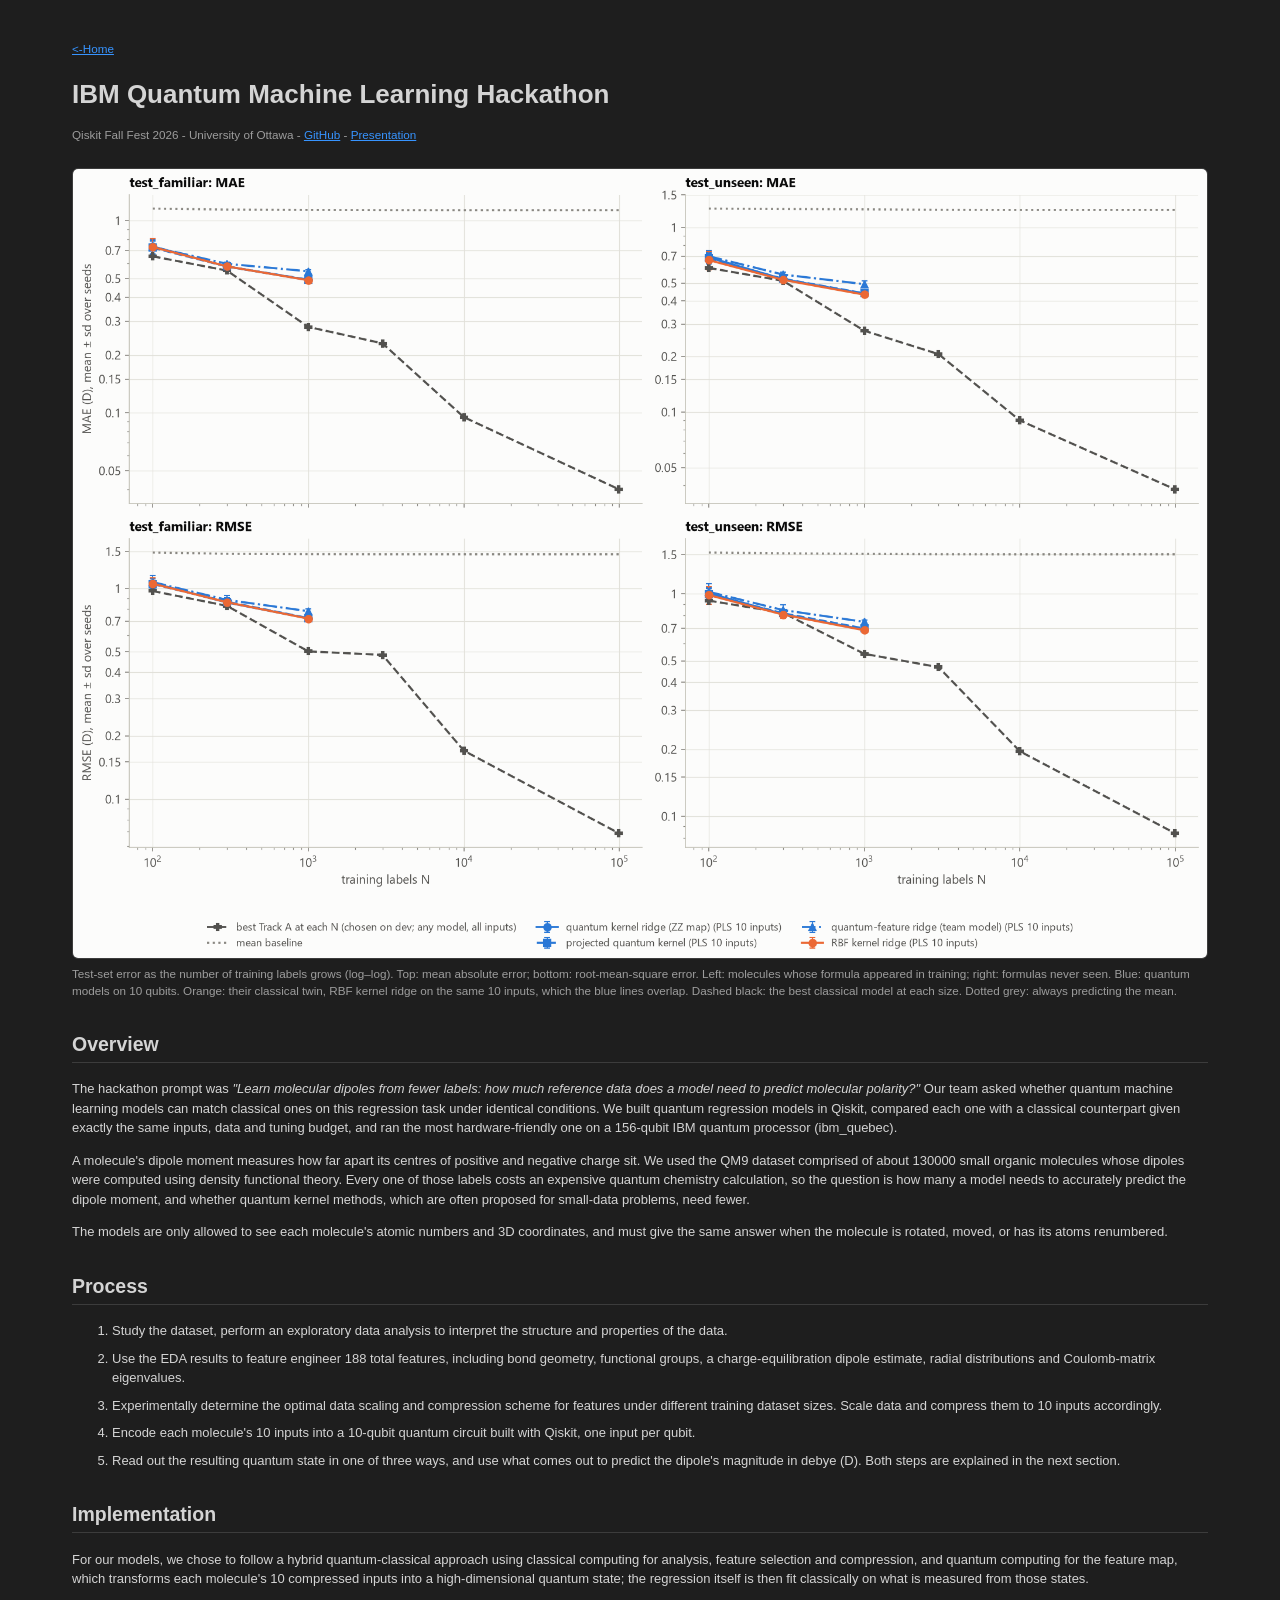
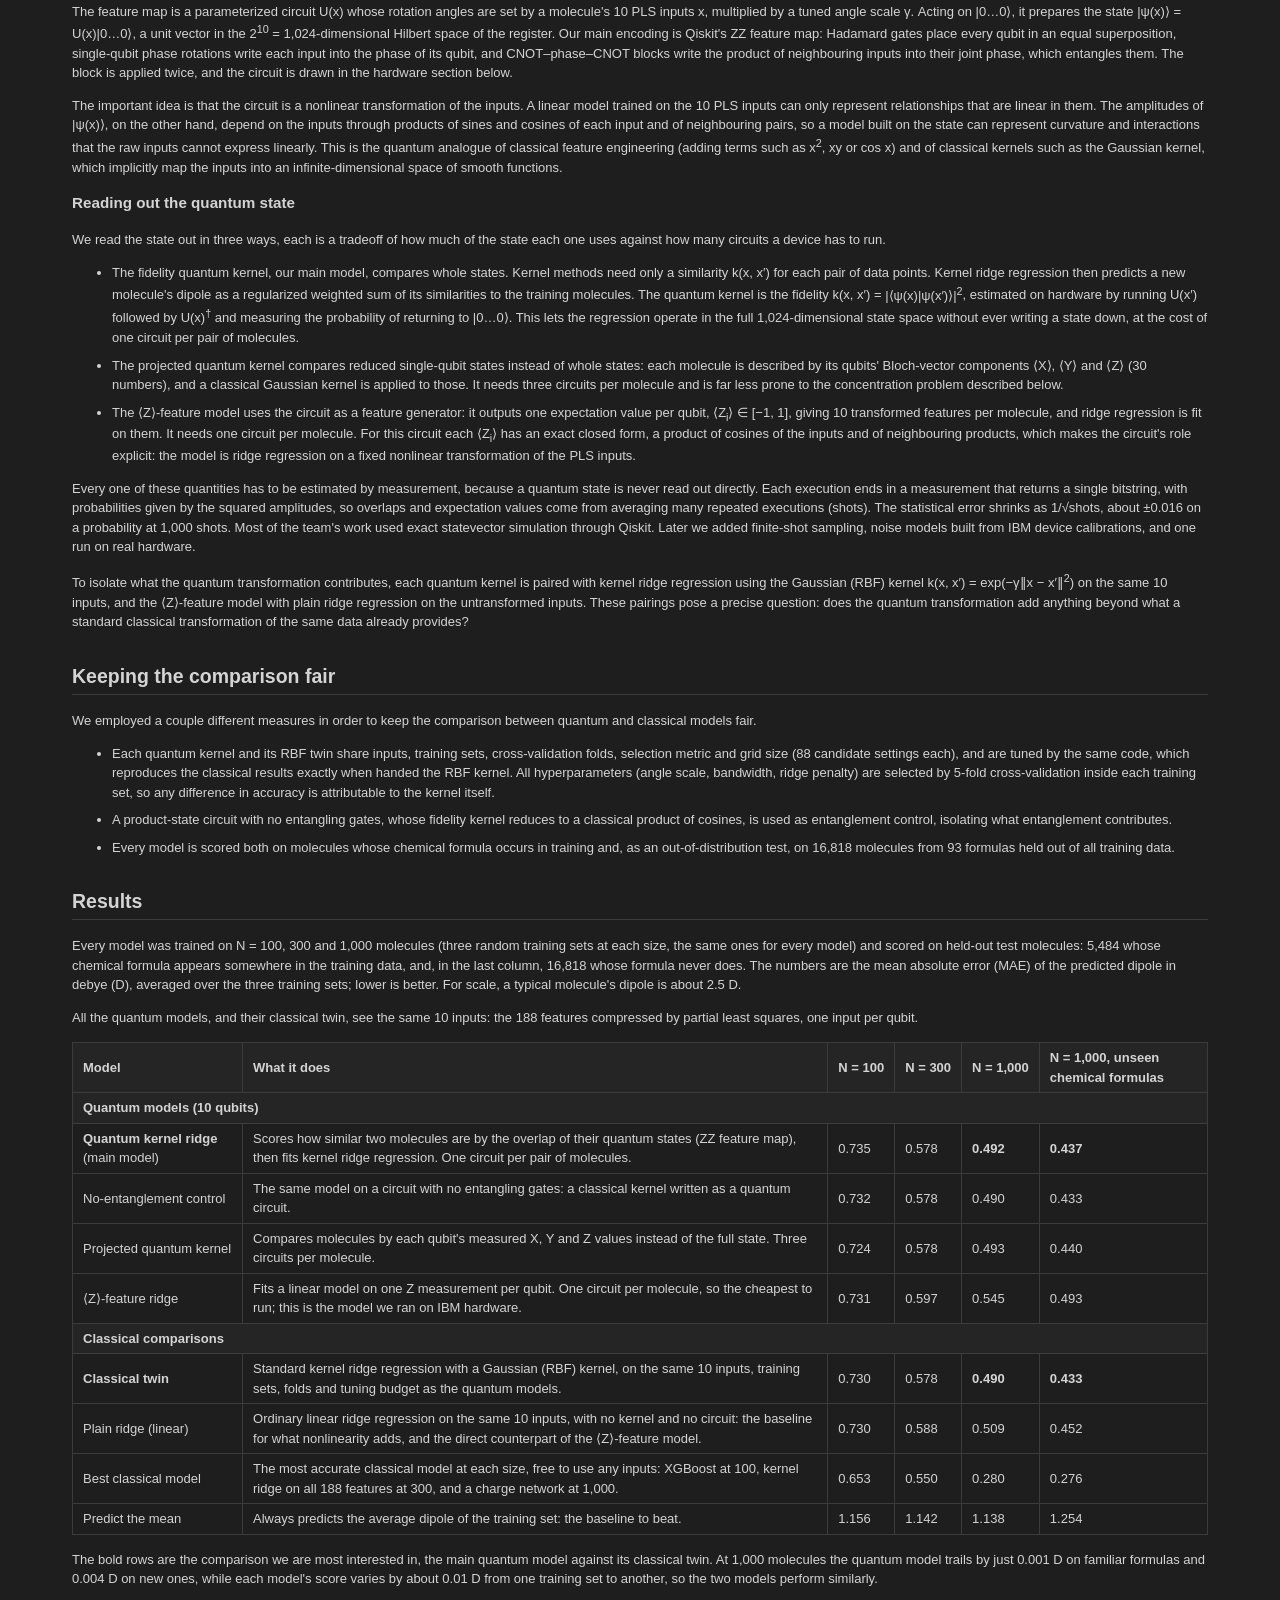
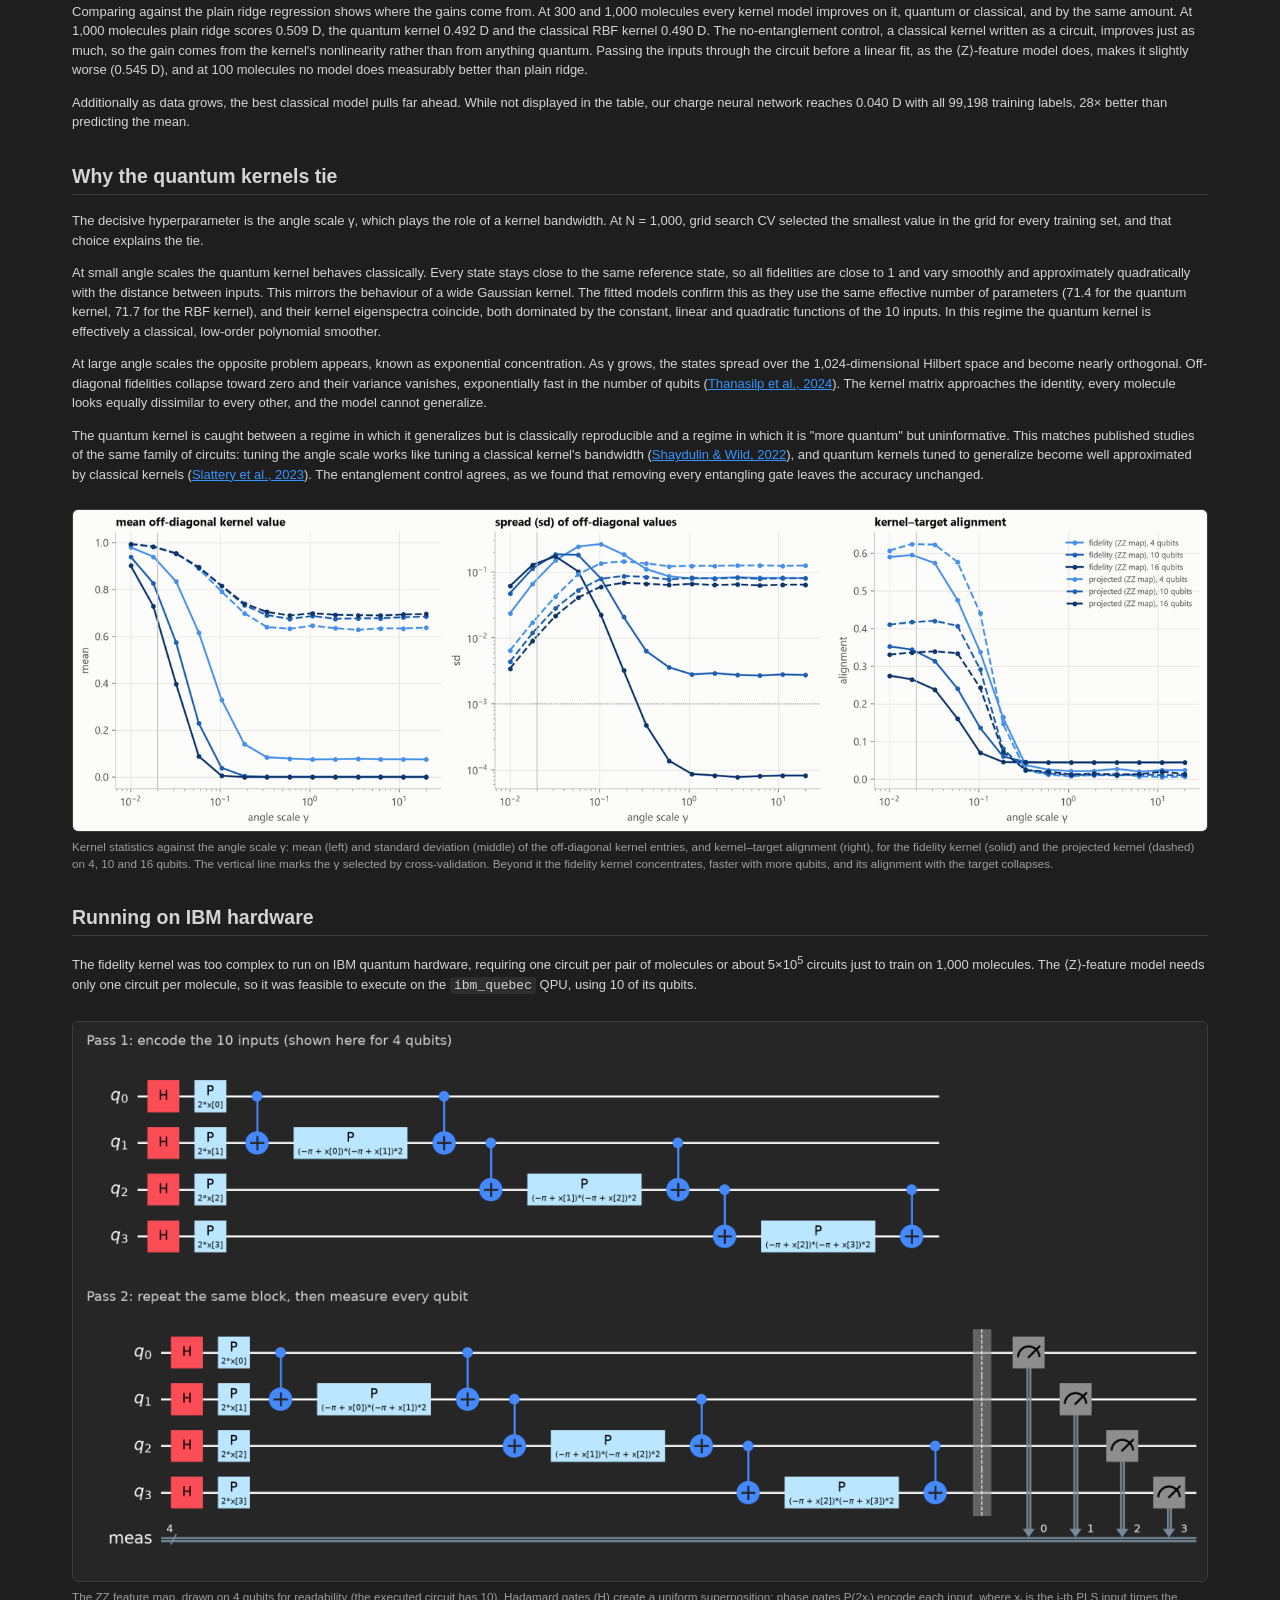
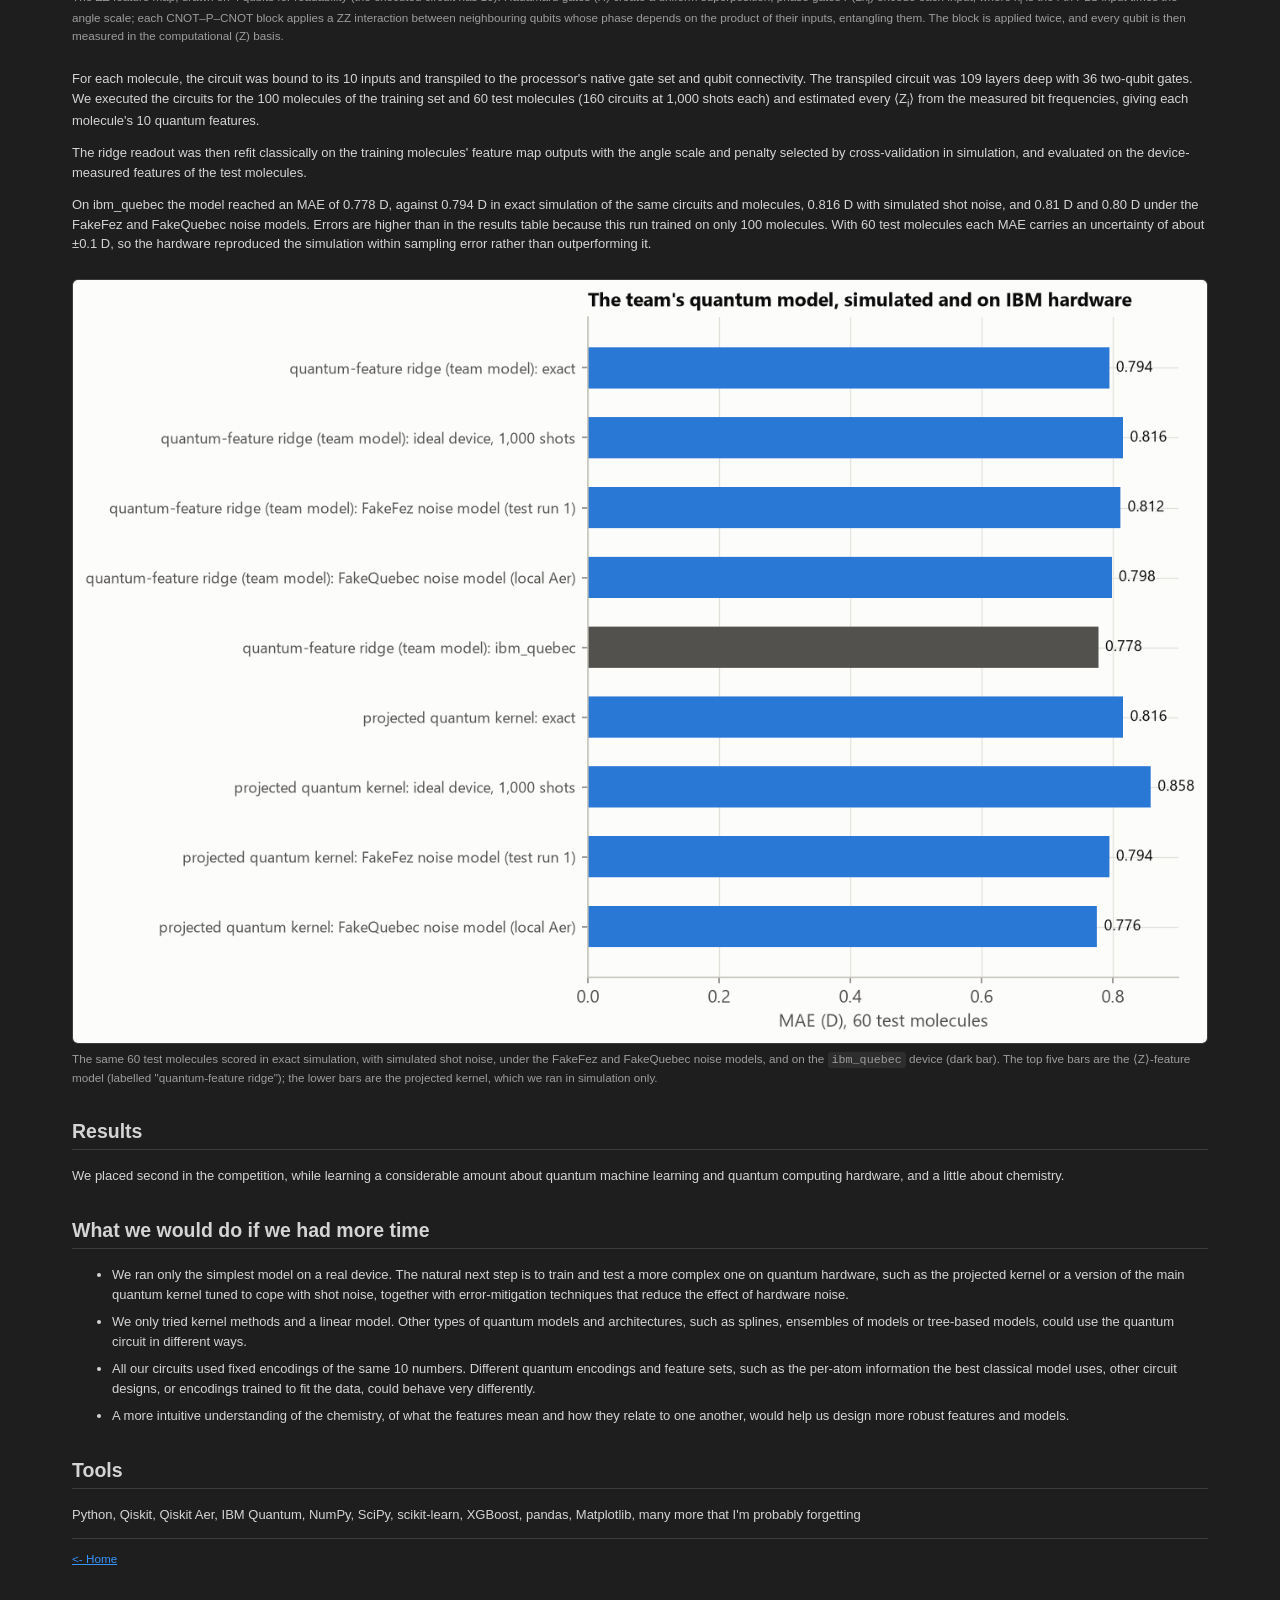
<file: projects/QML-project-qiskit-2026.html>
<!DOCTYPE html>
<html lang="en">
<head>
  <meta charset="utf-8">
  <title>IBM Quantum Machine Learning Hackathon - Douglass Jeffrey</title>
  <link rel="stylesheet" href="../style.css">
</head>
<body>

  <p class="small"><a href="../index.html">&lt;-Home</a></p>

  <h1>IBM Quantum Machine Learning Hackathon</h1>
  <p class="small">
    Qiskit Fall Fest 2026 - University of Ottawa -
    <a href="https://github.com/Douglass-Jeffrey/IBM_Qiskit_Quantum_Computing_Hackathon">GitHub</a> -
    <a href="https://github.com/Douglass-Jeffrey/IBM_Qiskit_Quantum_Computing_Hackathon/blob/main/presentation/QM9%20Dipoles%20Quantum%20vs%20Classical%20FINAL%20(1).pdf">Presentation</a>
  </p>

  <figure>
    <img src="../images/QML-project-qiskit-2026/test_run01_learning_curves.png" width="1937" height="1347" style="width: 1175px" alt="Four log-log plots of test error against number of training labels. The quantum models and their classical RBF twin overlap, while the best classical model keeps improving out to 100,000 labels.">
    <figcaption>
      Test-set error as the number of training labels grows (log&ndash;log). Top: mean absolute error; bottom:
      root-mean-square error. Left: molecules whose formula appeared in training; right: formulas never seen.
      Blue: quantum models on 10 qubits. Orange: their classical twin, RBF kernel ridge on the same 10 inputs,
      which the blue lines overlap. Dashed black: the best classical model at each size. Dotted grey: always
      predicting the mean.
    </figcaption>
  </figure>

  <h2>Overview</h2>
  <p>
    The hackathon prompt was <i>"Learn molecular dipoles from fewer labels: how much reference data does a model
    need to predict molecular polarity?"</i> Our team asked whether quantum machine learning models can match
    classical ones on this regression task under identical conditions. We built quantum regression models in Qiskit,
    compared each one with a classical counterpart given exactly the same inputs, data and tuning budget, and ran the
    most hardware-friendly one on a 156-qubit IBM quantum processor (ibm_quebec).
  </p>
  <p>
    A molecule's dipole moment measures how far apart its centres of positive and negative charge sit.
    We used the QM9 dataset comprised of about 130000 small organic molecules whose dipoles were computed using
    density functional theory. Every one of those labels costs an expensive quantum chemistry calculation,
    so the question is how many a model needs to accurately predict the dipole moment, and whether quantum
    kernel methods, which are often proposed for small-data problems, need fewer.
  </p>
  <p>
    The models are only allowed to see each molecule's atomic numbers and 3D coordinates, and must give the same
    answer when the molecule is rotated, moved, or has its atoms renumbered.
  </p>

  <h2>Process</h2>
  <ol>
    <li>Study the dataset, perform an exploratory data analysis to interpret the structure and properties of the
        data.</li>
    <li> Use the EDA results to feature engineer 188 total features, including bond geometry, functional groups, a
        charge-equilibration dipole estimate, radial distributions and Coulomb-matrix eigenvalues.</li>
    <li>Experimentally determine the optimal data scaling and compression scheme for features under different
        training dataset sizes. Scale data and compress them to 10 inputs accordingly. </li>
    <li>Encode each molecule's 10 inputs into a 10-qubit quantum circuit built with Qiskit, one input per qubit.</li>
    <li>Read out the resulting quantum state in one of three ways, and use what comes out to predict the dipole's
      magnitude in debye (D). Both steps are explained in the next section.</li>
  </ol>

  <h2>Implementation</h2>
  <p> 
    For our models, we chose to follow a hybrid quantum-classical approach using classical computing for analysis,
    feature selection and compression, and quantum computing for the feature map, which transforms each molecule's
    10 compressed inputs into a high-dimensional quantum state; the regression itself is then fit classically on what
    is measured from those states. </p>
  <p>
    The feature map is a parameterized circuit U(x) whose rotation angles are set by a molecule's 10 PLS inputs x,
    multiplied by a tuned angle scale &gamma;. Acting on <span style="white-space: nowrap">|0&hellip;0&rang;</span>,
    it prepares the state
    <span style="white-space: nowrap">|&psi;(x)&rang;</span> = <span style="white-space: nowrap">U(x)|0&hellip;0&rang;</span>,
    a unit vector in the 2<sup>10</sup> = 1,024-dimensional Hilbert space of the register. Our main encoding is Qiskit's ZZ
    feature map: Hadamard gates place every qubit in an equal superposition, single-qubit phase rotations write each
    input into the phase of its qubit, and CNOT&ndash;phase&ndash;CNOT blocks write the product of neighbouring inputs into
    their joint phase, which entangles them. The block is applied twice, and the circuit is drawn in the hardware section
    below.
  </p>
  <p>
    The important idea is that the circuit is a nonlinear transformation of the inputs. A linear model trained on the 10 PLS inputs can only
    represent relationships that are linear in them. The amplitudes of <span style="white-space: nowrap">|&psi;(x)&rang;</span>,
    on the other hand, depend on the inputs through products of sines and cosines of each input and of neighbouring pairs, so 
    a model built on the state can represent curvature and interactions that the raw inputs cannot express linearly.
    This is the quantum analogue of classical feature engineering (adding terms such as x<sup>2</sup>, xy or cos&nbsp;x)
    and of classical kernels such as the Gaussian kernel, which implicitly map the inputs into an infinite-dimensional space
    of smooth functions.
  </p>
  <!--
  <p>
    The reason we might expect a <i>different</i> answer from the quantum version is not nonlinearity itself, which
    classical models already have, but the geometry of the quantum feature space. For larger and deeper circuits, the
    overlaps between such states are believed to be intractable to compute classically (Havl&iacute;&ccaron;ek et al.,
    2019), so a quantum feature map whose structure happened to match the problem could capture patterns that no
    practical classical kernel reproduces. Nothing guarantees that match: the map is fixed and generic rather than
    designed for chemistry. That is why every quantum model is compared with a classical model that receives exactly
    the same inputs.
  </p>
  -->
  <h3>Reading out the quantum state</h3>
  <p>
    We read the state out in three ways, each is a tradeoff of how much of the state each one uses against how many circuits a
    device has to run.
  </p>
  <ul>
    <li>
      The fidelity quantum kernel, our main model, compares whole states. Kernel methods need only a similarity
      k(x,&nbsp;x&prime;) for each pair of data points. Kernel ridge regression then predicts a new molecule's dipole
      as a regularized weighted sum of its similarities to the training molecules. The quantum kernel is the fidelity
      k(x,&nbsp;x&prime;) = <span style="white-space: nowrap">|&lang;&psi;(x)|&psi;(x&prime;)&rang;|<sup>2</sup></span>,
      estimated on hardware by running U(x&prime;) followed by U(x)<sup>&dagger;</sup> and measuring the probability of
      returning to <span style="white-space: nowrap">|0&hellip;0&rang;</span>. This lets the regression operate in the
      full 1,024-dimensional state space without ever writing a state down, at the cost of one circuit per pair of molecules.
    </li>
    <li>
      The projected quantum kernel compares reduced single-qubit states instead of whole states: each molecule is
      described by its qubits' Bloch-vector components &lang;X&rang;, &lang;Y&rang; and &lang;Z&rang; (30 numbers), and a
      classical Gaussian kernel is applied to those. It needs three circuits per molecule and is far
      less prone to the concentration problem described below.
    </li>
    <li>
      The &lang;Z&rang;-feature model uses the circuit as a feature generator: it outputs one expectation value per qubit, <span style="white-space: nowrap">&lang;Z<sub>i</sub>&rang; &isin; [&minus;1,&nbsp;1]</span>, giving 10 transformed features per molecule, and ridge regression is fit on them. It
      needs one circuit per molecule. For this circuit each &lang;Z<sub>i</sub>&rang; has an exact closed form, a product
      of cosines of the inputs and of neighbouring products, which makes the circuit's role explicit: the model is ridge
      regression on a fixed nonlinear transformation of the PLS inputs.
    </li>
  </ul>
  <p>
    Every one of these quantities has to be estimated by measurement, because a quantum state is never read out
    directly. Each execution ends in a measurement that returns a single bitstring, with probabilities given by the squared amplitudes, so overlaps and expectation values
    come from averaging many repeated executions (shots). The statistical error shrinks as 1/&radic;shots, about
    &plusmn;0.016 on a probability at 1,000 shots. Most of the team's work used exact statevector simulation through Qiskit.
    Later we added finite-shot sampling, noise models built from IBM device calibrations, and one run
    on real hardware.
  </p>
  <p>
    To isolate what the quantum transformation contributes, each quantum kernel is paired with kernel ridge regression
    using the Gaussian (RBF) kernel k(x,&nbsp;x&prime;) = exp(&minus;&gamma;&#8214;x&nbsp;&minus;&nbsp;x&prime;&#8214;<sup>2</sup>) on the same 10
    inputs, and the &lang;Z&rang;-feature model with plain ridge regression on the untransformed inputs. These pairings
    pose a precise question: does the quantum transformation add anything beyond what a standard classical
    transformation of the same data already provides?
  </p>

  <h2>Keeping the comparison fair</h2>
  <p>
    We employed a couple different measures in order to keep the comparison between quantum and classical models fair.
  </p>
  <ul>
    <li>Each quantum kernel and its RBF twin share inputs, training sets,
      cross-validation folds, selection metric and grid size (88 candidate settings each), and are tuned by the same code,
      which reproduces the classical results exactly when handed the RBF kernel. All hyperparameters (angle scale,
      bandwidth, ridge penalty) are selected by 5-fold cross-validation inside each training set, so any difference in
      accuracy is attributable to the kernel itself.</li>
    <li>A product-state circuit with no entangling gates, whose fidelity kernel reduces to a classical product of
      cosines, is used as entanglement control, isolating what entanglement contributes.</li>
      <!--
    <li>The most accurate classical model at each training size, up to all 99,198 training molecules and including a
      latent-charge neural network, serves as a best-case reference for how far classical methods go
      without the quantum models' constraints.</li>
      -->
    <li>Every model is scored both on molecules whose chemical formula occurs in training and, as an out-of-distribution test, on
      16,818 molecules from 93 formulas held out of all training data.</li>
  </ul>

  <h2>Results</h2>
  <p>
    Every model was trained on N = 100, 300 and 1,000 molecules (three random training sets at each size, the same
    ones for every model) and scored on held-out test molecules: 5,484 whose chemical formula appears somewhere in
    the training data, and, in the last column, 16,818 whose formula never does. The numbers are the mean absolute
    error (MAE) of the predicted dipole in debye (D), averaged over the three training sets; lower is better. For
    scale, a typical molecule's dipole is about 2.5 D.
  </p>
  <p>
    All the quantum models, and their classical twin, see the same 10 inputs: the 188 features compressed by partial
    least squares, one input per qubit.
  </p>
  <table>
    <tr><th>Model</th><th>What it does</th><th>N&nbsp;=&nbsp;100</th><th>N&nbsp;=&nbsp;300</th><th>N&nbsp;=&nbsp;1,000</th><th>N&nbsp;=&nbsp;1,000, unseen chemical formulas</th></tr>
    <tr><th colspan="6">Quantum models (10 qubits)</th></tr>
    <tr><td><b>Quantum kernel ridge</b> (main model)</td><td>Scores how similar two molecules are by the overlap of their quantum states (ZZ feature map), then fits kernel ridge regression. One circuit per pair of molecules.</td><td>0.735</td><td>0.578</td><td><b>0.492</b></td><td><b>0.437</b></td></tr>
    <tr><td>No-entanglement control</td><td>The same model on a circuit with no entangling gates: a classical kernel written as a quantum circuit.</td><td>0.732</td><td>0.578</td><td>0.490</td><td>0.433</td></tr>
    <tr><td>Projected quantum kernel</td><td>Compares molecules by each qubit's measured X, Y and Z values instead of the full state. Three circuits per molecule.</td><td>0.724</td><td>0.578</td><td>0.493</td><td>0.440</td></tr>
    <tr><td>&lang;Z&rang;-feature ridge</td><td>Fits a linear model on one Z measurement per qubit. One circuit per molecule, so the cheapest to run; this is the model we ran on IBM hardware.</td><td>0.731</td><td>0.597</td><td>0.545</td><td>0.493</td></tr>
    <tr><th colspan="6">Classical comparisons</th></tr>
    <tr><td><b>Classical twin</b></td><td>Standard kernel ridge regression with a Gaussian (RBF) kernel, on the same 10 inputs, training sets, folds and tuning budget as the quantum models.</td><td>0.730</td><td>0.578</td><td><b>0.490</b></td><td><b>0.433</b></td></tr>
    <tr><td>Plain ridge (linear)</td><td>Ordinary linear ridge regression on the same 10 inputs, with no kernel and no circuit: the baseline for what nonlinearity adds, and the direct counterpart of the &lang;Z&rang;-feature model.</td><td>0.730</td><td>0.588</td><td>0.509</td><td>0.452</td></tr>
    <tr><td>Best classical model</td><td>The most accurate classical model at each size, free to use any inputs: XGBoost at 100, kernel ridge on all 188 features at 300, and a charge network at 1,000.</td><td>0.653</td><td>0.550</td><td>0.280</td><td>0.276</td></tr>
    <tr><td>Predict the mean</td><td>Always predicts the average dipole of the training set: the baseline to beat.</td><td>1.156</td><td>1.142</td><td>1.138</td><td>1.254</td></tr>
  </table>
  <p>
    The bold rows are the comparison we are most interested in, the main quantum model against its classical twin. At 1,000 molecules
    the quantum model trails by just 0.001 D on familiar formulas and 0.004 D on new ones, while each model's score
    varies by about 0.01 D from one training set to another, so the two models perform similarly.
  </p>
  <p>
    Comparing against the plain ridge regression shows where the gains come from. At 300 and 1,000 molecules every
    kernel model improves on it, quantum or classical, and by the same amount. At 1,000 molecules plain ridge scores
    0.509 D, the quantum kernel 0.492 D and the classical RBF kernel 0.490 D. The no-entanglement control, a classical
    kernel written as a circuit, improves just as much, so the gain comes from the kernel's nonlinearity rather than from
    anything quantum. Passing the inputs through the circuit before a linear fit, as the &lang;Z&rang;-feature model does,
    makes it slightly worse (0.545 D), and at 100 molecules no model does measurably better than plain ridge.
  </p>

  <p>
    Additionally as data grows, the best classical model pulls far ahead. While not displayed in the table, our charge neural
    network reaches 0.040 D with all 99,198 training labels, 28&times; better than predicting the mean.
  </p>  

  <h2>Why the quantum kernels tie</h2>
  <p>
    The decisive hyperparameter is the angle scale &gamma;, which plays the role of a kernel bandwidth. At N = 1,000,
    grid search CV selected the smallest value in the grid for every training set, and that choice explains the tie.
  </p>
  <p>
    At small angle scales the quantum kernel behaves classically. Every state stays close to the same reference state, so
    all fidelities are close to 1 and vary smoothly and approximately quadratically with the distance between inputs. This
    mirrors the behaviour of a wide Gaussian kernel. The fitted models confirm this as they use the same effective number of parameters
    (71.4 for the quantum kernel, 71.7 for the RBF kernel), and their kernel eigenspectra coincide, both dominated by the
    constant, linear and quadratic functions of the 10 inputs. In this regime the quantum kernel is effectively a
    classical, low-order polynomial smoother.
  </p>
  <p>
    At large angle scales the opposite problem appears, known as exponential concentration. As &gamma; grows, the
    states spread over the 1,024-dimensional Hilbert space and become nearly orthogonal. Off-diagonal fidelities collapse toward zero and their variance vanishes,
    exponentially fast in the number of qubits
    (<a href="https://doi.org/10.1038/s41467-024-49287-w">Thanasilp et al., 2024</a>). The kernel matrix approaches the identity, every
    molecule looks equally dissimilar to every other, and the model cannot generalize.
  </p>
  <p>
    The quantum kernel is caught between a regime in which it generalizes but is classically reproducible and
    a regime in which it is "more quantum" but uninformative. This matches published studies of the same family
    of circuits: tuning the angle scale works like tuning a classical kernel's bandwidth
    (<a href="https://doi.org/10.1103/PhysRevA.106.042407">Shaydulin &amp; Wild, 2022</a>), and quantum kernels tuned to
    generalize become well approximated by classical kernels
    (<a href="https://doi.org/10.1103/PhysRevA.107.062417">Slattery et al., 2023</a>). The entanglement control agrees, as we found that removing every
    entangling gate leaves the accuracy unchanged.
  </p>
  <figure>
    <img src="../images/QML-project-qiskit-2026/qml-kernel-concentration.png" width="1600" height="452" alt="Three plots against the angle scale gamma: the mean and spread of off-diagonal kernel values and the kernel-target alignment, collapsing at large angles, faster with more qubits">
    <figcaption>
      Kernel statistics against the angle scale &gamma;: mean (left) and standard deviation (middle) of the off-diagonal
      kernel entries, and kernel&ndash;target alignment (right), for the fidelity kernel (solid) and the projected kernel
      (dashed) on 4, 10 and 16 qubits. The vertical line marks the &gamma; selected by cross-validation. Beyond it the
      fidelity kernel concentrates, faster with more qubits, and its alignment with the target collapses.
    </figcaption>
  </figure>

  <h2>Running on IBM hardware</h2>
  <p>
    The fidelity kernel was too complex to run on IBM quantum hardware, requiring one circuit per pair of molecules or about 5&times;10<sup>5</sup>
    circuits just to train on 1,000 molecules. The &lang;Z&rang;-feature model needs only one circuit per molecule, so it
    was feasible to execute on the <code>ibm_quebec</code> QPU, using 10 of its qubits.
  </p>
  <figure>
    <img src="../images/QML-project-qiskit-2026/qml-circuit.png" width="2654" height="1310" alt="Quantum circuit diagram on four qubits: Hadamard gates, phase gates set by each input, CNOT-phase-CNOT blocks between neighbouring qubits, the same block repeated, and a measurement on every qubit">
    <figcaption>
      The ZZ feature map, drawn on 4 qubits for readability (the executed circuit has 10). Hadamard gates (H) create a
      uniform superposition; phase gates P(2x<sub>i</sub>) encode each input, where x<sub>i</sub> is the i-th PLS input
      times the angle scale; each CNOT&ndash;P&ndash;CNOT block applies a ZZ interaction between neighbouring qubits whose
      phase depends on the product of their inputs, entangling them. The block is applied twice, and every qubit is then
      measured in the computational (Z) basis.
    </figcaption>
  </figure>
  <p>
    For each molecule, the circuit was bound to its 10 inputs and transpiled to the processor's native
    gate set and qubit connectivity. The transpiled circuit was 109 layers deep with 36 two-qubit gates.
    We executed the circuits for the 100 molecules of the training set and 60 test molecules
    (160 circuits at 1,000 shots each) and estimated every &lang;Z<sub>i</sub>&rang; from the measured
    bit frequencies, giving each molecule's 10 quantum features.
  </p>
  <p>
    The ridge readout was then refit classically on the training molecules' feature map outputs 
    with the angle scale and penalty selected by cross-validation in simulation, and evaluated
    on the device-measured features of the test molecules.
  </p>
  <p>
    On ibm_quebec the model reached an MAE of 0.778 D, against 0.794 D in exact simulation of the same
    circuits and molecules, 0.816 D with simulated shot noise, and 0.81 D and 0.80 D under the FakeFez and FakeQuebec noise
    models. Errors are higher than in the results table because this run trained on only 100 molecules. With 60 test
    molecules each MAE carries an uncertainty of about &plusmn;0.1 D, so the hardware reproduced the simulation within
    sampling error rather than outperforming it.
  </p>
  <figure>
    <img src="../images/QML-project-qiskit-2026/qml-hardware-comparison.png" width="1348" height="907" alt="Bar chart of mean absolute error for the same 60 test molecules in exact simulation, with simulated shot noise, under two IBM noise models, and on the ibm_quebec device, all between 0.78 and 0.86 D">
    <figcaption>
      The same 60 test molecules scored in exact simulation, with simulated shot noise, under the FakeFez and FakeQuebec
      noise models, and on the <code>ibm_quebec</code> device (dark bar). The top five bars are the &lang;Z&rang;-feature
      model (labelled "quantum-feature ridge"); the lower bars are the projected kernel, which we ran in simulation only.
    </figcaption>
  </figure>

    <h2>Results</h2>
  <p>
    We placed second in the competition, while learning a considerable amount about quantum machine learning and quantum computing hardware, and a little about chemistry.
  </p>
  <h2>What we would do if we had more time</h2>
  <ul>
    <li>We ran only the simplest model on a real device. The natural next step is to train and test a more complex one
      on quantum hardware, such as the projected kernel or a version of the main quantum kernel tuned to cope with shot
      noise, together with error-mitigation techniques that reduce the effect of hardware noise.</li>
    <li>We only tried kernel methods and a linear model. Other types of quantum models and architectures, such as
      splines, ensembles of models or tree-based models, could use the quantum circuit in different ways.</li>
    <li>All our circuits used fixed encodings of the same 10 numbers. Different quantum encodings and feature sets, such
      as the per-atom information the best classical model uses, other circuit designs, or encodings trained to fit the
      data, could behave very differently.</li>
    <li>A more intuitive understanding of the chemistry, of what the features mean and how they relate to one another,
      would help us design more robust features and models.</li>
  </ul>

  <h2>Tools</h2>
  <p>Python, Qiskit, Qiskit Aer, IBM Quantum, NumPy, SciPy, scikit-learn, XGBoost, pandas, Matplotlib, many more that I'm probably forgetting </p>

  <hr>
  <p class="small"><a href="../index.html"> <- Home</a></p>

</body>
</html>
</file>
<file: style.css>
html { color-scheme: dark; }
/* Side margins shrink as you zoom in: 15vw is a fixed share of the window, while the 120px taken off it grows with zoom. They never go below 15px, which is also what phones get. */
body {
  max-width: 2000px;
  margin: 40px auto;
  padding: 0 max(15px, 15vw - 120px);
  font-family: Verdana, Geneva, Tahoma, sans-serif;
  /* 13px at the browser's default 16px. Headings, captions and .small text are sized relative to this, so they shrink with it. */
  font-size: 0.8125rem;
  line-height: 1.5;
  color: #d4d4d4;
  background: #1e1e1e;
}
h1 { margin-bottom: 0; }
h2 { border-bottom: 1px solid #3c3c3c; padding-bottom: 3px; margin-top: 30px; }
a { color: #3794ff; }
.small { color: #9d9d9d; font-size: 0.9em; }
li { margin-bottom: 8px; }
hr { border: 0; border-top: 1px solid #3c3c3c; }

/* Project cards on the home page */
.project { display: flex; gap: 20px; align-items: flex-start; margin: 20px 0 30px; }
.project img {
  width: 260px;
  height: auto;
  aspect-ratio: 3 / 2;
  object-fit: cover;
  flex-shrink: 0;
  border: 1px solid #3c3c3c;
  border-radius: 6px;
}
.project h3 { margin: 0; }
.project p { margin: 4px 0 8px; }

/* Project write-up pages */
/* A figure shrinks to the width of its image and is centred in the column. Figures holding a .row span the whole column. */
figure { width: fit-content; margin: 25px auto; }
figure:has(> .row) { width: auto; }
/* Images fill the column but are never enlarged past their own size, so charts narrower than the column stay sharp. */
figure img, figure video {
  display: block;
  box-sizing: border-box;
  width: auto;
  max-width: 100%;
  height: auto;
  border: 1px solid #3c3c3c;
  border-radius: 6px;
}
/* contain: inline-size stops a long caption from widening its figure, so the caption wraps at the image's edges. */
figcaption { color: #9d9d9d; font-size: 0.9em; margin-top: 6px; contain: inline-size; }
/* .row puts images (or an image and a table) side by side across the column, centred vertically. Each image's --w is its
   narrowest width in px. Images share the column in proportion to --w, so screenshots taken at the same scale keep the same
   text size. When the --w widths no longer fit, as when zooming in, the images stack and each fills the column. */
.row { display: flex; flex-wrap: wrap; align-items: center; gap: 20px; }
.row > div { flex: none; max-width: 100%; }
.row > img, .row > .stack { flex: var(--w) 1 calc(var(--w) * 1px); min-width: 0; }
/* A .stack inside a .row is a column as tall as the row: its image sits at the bottom and the table is centred in the space above it. */
.stack { align-self: stretch; display: flex; flex-direction: column; }
.stack > div { margin: auto; max-width: 100%; }
.stack > img { width: 100%; }
table { border-collapse: collapse; margin: 15px 0; font-variant-numeric: tabular-nums; }
th, td { border: 1px solid #3c3c3c; padding: 5px 10px; text-align: left; }
th { background: #252526; }
code { font-family: Consolas, "Courier New", monospace; background: #2d2d2d; padding: 1px 4px; border-radius: 3px; }
/* Displayed equations stay on one line and scroll sideways if too wide; .frac stacks a numerator over a denominator. */
.eq { margin: 15px 0; text-align: center; white-space: nowrap; overflow-x: auto; overflow-y: hidden; }
.frac { display: inline-block; vertical-align: middle; text-align: center; }
.frac > span { display: block; padding: 0 4px; }
.frac > span + span { border-top: 1px solid currentColor; }
</file>
